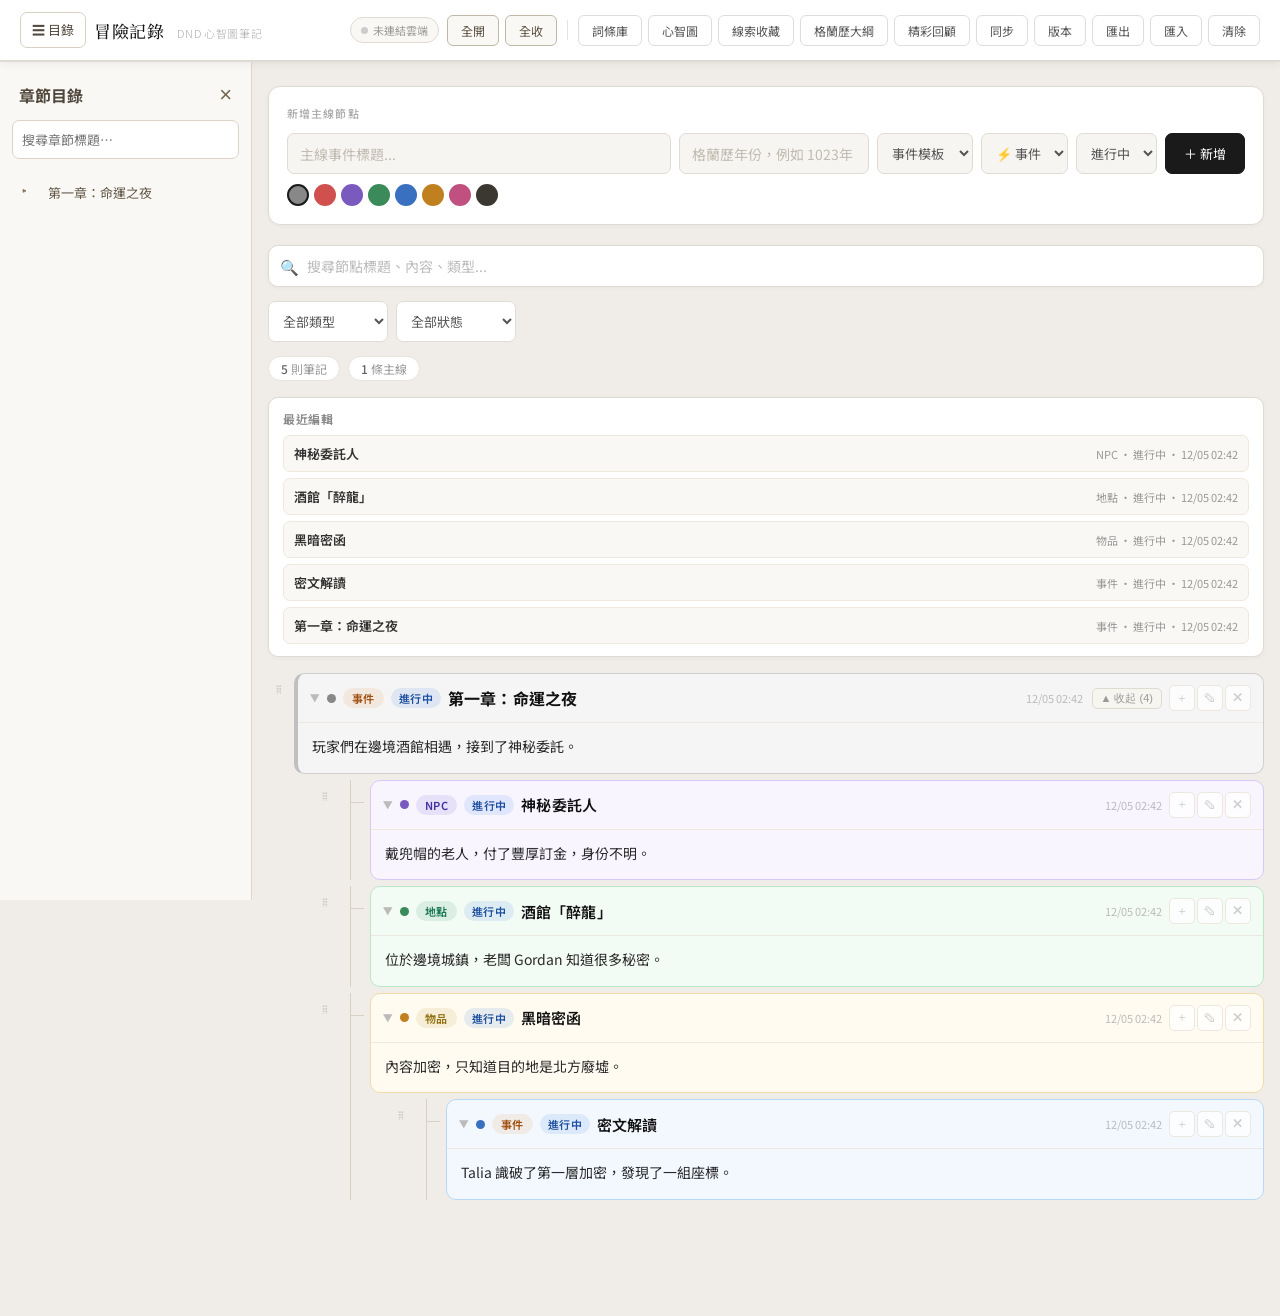
<file: index.html>
<!DOCTYPE html>
<html lang="zh-TW">
<head>
<meta charset="UTF-8">
<meta name="viewport" content="width=device-width, initial-scale=1.0">
<title>冒險記錄</title>
<link href="https://fonts.googleapis.com/css2?family=Noto+Serif+TC:wght@300;400;500;700&family=Noto+Sans+TC:wght@300;400;500;700&display=swap" rel="stylesheet">
<style>
*{box-sizing:border-box;margin:0;padding:0}
body{font-family:'Noto Sans TC',sans-serif;background:#f0ede8;color:#1a1a1a;min-height:100vh}

/* ── Header ── */
header{
  background:#fff;border-bottom:2px solid #e0dbd2;
  padding:12px 20px;display:flex;align-items:center;gap:8px;
  position:sticky;top:0;z-index:100;box-shadow:0 2px 8px rgba(0,0,0,.06);
}
.logo{font-family:'Noto Serif TC',serif;font-size:17px;font-weight:500;color:#1a1a1a;flex:1;letter-spacing:.04em}
.logo em{font-style:normal;color:#aaa;font-family:'Noto Sans TC',sans-serif;font-size:11px;font-weight:300;margin-left:8px}
.header-divider{width:1px;height:20px;background:#e8e3dc;margin:0 4px}
.hbtn{padding:6px 13px;font-size:12px;border:1px solid #ddd;border-radius:6px;background:#fff;color:#555;cursor:pointer;transition:all .15s;font-family:'Noto Sans TC',sans-serif;white-space:nowrap}
.hbtn:hover{border-color:#bbb;color:#222;background:#fafafa}
.hbtn.red:hover{border-color:#e0a0a0;color:#c04040;background:#fff5f5}
.hbtn.accent{border-color:#c0b8a8;color:#5a5040;background:#faf8f4}
.hbtn.accent:hover{border-color:#a09080;background:#f5f0e8}

/* ── Mobile hamburger menu ── */
.header-menu-btn{display:none;padding:6px 10px;font-size:16px;border:1px solid #ddd;border-radius:6px;background:#fff;color:#555;cursor:pointer;line-height:1}
.header-actions{display:flex;align-items:center;gap:6px;flex-wrap:wrap}
@media(max-width:900px){
  header{flex-wrap:wrap;padding:10px 12px;gap:6px}
  .logo{font-size:15px;flex:1}
  .logo em{display:none}
  .header-divider{display:none}
  .header-actions{display:none;width:100%;gap:6px;padding-top:6px;border-top:1px solid #ede8e0;flex-wrap:wrap}
  .header-actions.open{display:flex}
  .header-menu-btn{display:block}
  .sync-status span{display:none}
  .sync-status{padding:6px 8px}
  main{padding:16px 0 80px}
  .add-row{flex-direction:column;padding:0}
  .add-row .inp,.add-row .sel,.add-row .btn{width:100%}
  .modal-bg{padding:10px}
  .modal{max-height:calc(100vh - 20px);max-height:calc(100dvh - 20px);overflow-y:auto;padding:18px}
  .card-image{max-height:none}
  .entity-card-img{max-height:none}
  .card-title{font-size:14px}
  .root-card .card-title{font-size:15px}
  .stats-bar{flex-wrap:wrap;gap:5px}
  .filter-row .sel{width:100%;flex:1}
  .recent-item{align-items:flex-start;flex-direction:column}
  .node-row{align-items:flex-start}
  .card-date{display:none}
  .card-meta-line{padding:0 10px 10px 38px}
  .gran-input{width:100%;min-width:0}
  .gran-date-pill{max-width:100%}
  .card-head{gap:6px;padding:10px 10px}
}

/* ── 雲端狀態指示器 ── */
.sync-status{
  display:flex;align-items:center;gap:5px;
  font-size:11px;padding:4px 10px;border-radius:20px;
  border:1px solid #e0dbd2;background:#faf8f4;
  color:#999;white-space:nowrap;cursor:default;
  transition:all .3s;
}
.sync-dot{width:7px;height:7px;border-radius:50%;background:#ccc;flex-shrink:0;transition:background .3s}
.sync-status.ok .sync-dot{background:#4a9a6a}
.sync-status.ok{color:#3a7a5a;border-color:#b8e0c8;background:#f3fbf5}
.sync-status.saving .sync-dot{background:#e0a040;animation:pulse .8s infinite}
.sync-status.saving{color:#a07020;border-color:#e8d4a0;background:#fffbf0}
.sync-status.err .sync-dot{background:#d05050}
.sync-status.err{color:#a03030;border-color:#f0c0c0;background:#fff5f5}
.sync-status.no-url{cursor:pointer}
.sync-status.no-url:hover{border-color:#a09080;background:#f0ece4}
@keyframes pulse{0%,100%{opacity:1}50%{opacity:.4}}

main{width:100%;max-width:1440px;margin:0 auto;padding:24px 0 100px}

/* ── Add box ── */
.add-box{background:#fff;border:1px solid #e0dbd2;border-radius:12px;padding:18px;margin:0 16px 20px;box-shadow:0 1px 4px rgba(0,0,0,.04)}
.add-box-title{font-size:11px;font-weight:500;color:#aaa;letter-spacing:.1em;text-transform:uppercase;margin-bottom:12px}
.add-row{display:flex;gap:8px;flex-wrap:wrap}
.inp{background:#f7f5f2;border:1px solid #e0dbd4;border-radius:7px;color:#1a1a1a;font-family:'Noto Sans TC',sans-serif;font-size:14px;padding:9px 12px;outline:none;transition:border .15s,background .15s}
.inp:focus{border-color:#a09070;background:#fff}
.inp::placeholder{color:#c0bbb0}
.sel{background:#f7f5f2;border:1px solid #e0dbd4;border-radius:7px;color:#555;font-family:'Noto Sans TC',sans-serif;font-size:13px;padding:9px 10px;outline:none;cursor:pointer}
.sel:focus{border-color:#a09070}
.swatches{display:flex;gap:5px;flex-wrap:wrap;margin:10px 0 0}
.swatch{width:22px;height:22px;border-radius:50%;cursor:pointer;border:2px solid transparent;transition:transform .15s,border-color .15s;flex-shrink:0}
.swatch:hover{transform:scale(1.15)}
.swatch.on{border-color:#1a1a1a !important}
.btn{padding:8px 18px;font-size:13px;font-family:'Noto Sans TC',sans-serif;border:1px solid #ddd;border-radius:7px;background:#fff;color:#333;cursor:pointer;transition:all .15s;white-space:nowrap}
.btn:hover{background:#f5f5f5;border-color:#ccc}
.btn.pri{background:#1a1a1a;color:#fff;border-color:#1a1a1a}
.btn.pri:hover{background:#333}
.btn.sm{padding:5px 12px;font-size:12px}
.btn.ghost{background:transparent;color:#888;border-color:#e5e5e5}
.btn.ghost:hover{color:#333;border-color:#ccc;background:#fafafa}

/* ── Stats bar ── */
.stats-bar{display:flex;align-items:center;gap:8px;margin-bottom:16px;padding:0 16px}
.stat-item{font-size:12px;color:#999;background:#fff;border:1px solid #e8e3dc;border-radius:20px;padding:3px 12px}
.stat-item strong{color:#666;font-weight:500}
.filter-row{display:flex;gap:8px;align-items:center;margin:0 16px 14px;flex-wrap:wrap}
.filter-row .sel{width:auto;min-width:120px;background:#fff}
.recent-panel{margin:0 16px 16px;background:#fff;border:1px solid #e0dbd2;border-radius:10px;padding:12px 14px;box-shadow:0 1px 4px rgba(0,0,0,.04)}
.recent-head{display:flex;align-items:center;gap:8px;margin-bottom:8px;color:#888;font-size:12px;font-weight:600;letter-spacing:.06em}
.recent-list{display:flex;flex-direction:column;gap:6px}
.recent-item{display:flex;align-items:center;gap:8px;width:100%;border:1px solid #eee8df;background:#faf8f4;border-radius:7px;padding:8px 10px;text-align:left;cursor:pointer;font-family:'Noto Sans TC',sans-serif;color:#333}
.recent-item:hover{background:#f5f0e8;border-color:#d8cfc2}
.recent-title{font-size:13px;font-weight:600;flex:1;min-width:0;overflow:hidden;text-overflow:ellipsis;white-space:nowrap}
.recent-meta{font-size:11px;color:#999;white-space:nowrap}
.status-pill{font-size:11px;font-weight:600;padding:2px 8px;border-radius:20px;letter-spacing:.03em;flex-shrink:0}
.backup-list{display:flex;flex-direction:column;gap:8px;max-height:320px;overflow:auto;margin:12px 0}
.backup-item{display:flex;gap:8px;align-items:center;border:1px solid #eee8df;border-radius:8px;padding:10px;background:#faf8f4}
.backup-info{flex:1;min-width:0}
.backup-title{font-size:13px;font-weight:600;color:#333;margin-bottom:3px}
.backup-meta{font-size:11px;color:#999}
.hint-text{font-size:11px;color:#9a8f82;line-height:1.5;margin-top:4px}
.image-width-control{display:flex;align-items:center;gap:10px;margin-top:7px}
.image-width-control input[type=range]{flex:1;min-width:100px;accent-color:#7a6a50}
.image-width-control output{width:44px;text-align:right;color:#6f6252;font-size:12px;font-weight:700}

/* ── Tree ── */
.tree-scroll{overflow-x:auto;overflow-y:visible;-webkit-overflow-scrolling:touch;padding:0 16px 16px;cursor:default}
.tree-scroll::-webkit-scrollbar{height:4px}
.tree-scroll::-webkit-scrollbar-track{background:transparent}
.tree-scroll::-webkit-scrollbar-thumb{background:#d8d0c5;border-radius:2px}
.tree{display:flex;flex-direction:column;gap:10px;min-width:320px;width:max-content;max-width:none;margin:0 auto}
.node-wrap{position:relative}
.node-row{display:flex;align-items:flex-start;gap:6px}
.conn{width:24px;flex-shrink:0;position:relative;align-self:stretch;padding-top:22px}
.conn::before{content:'';position:absolute;left:10px;top:0;bottom:0;width:1px;background:#d8d0c5}
.conn::after{content:'';position:absolute;left:10px;top:22px;width:14px;height:1px;background:#d8d0c5}
.node-main{flex:1;min-width:420px;width:clamp(520px,calc(100vw - 220px),1050px);max-width:1050px}

/* ── Card ── */
.card{background:#fff;border:1px solid #e0dbd2;border-radius:10px;overflow:hidden;transition:border-color .2s,box-shadow .2s}
.card:hover{border-color:#c8c0b0;box-shadow:0 2px 8px rgba(0,0,0,.06)}
.card.root-card{border-width:1px}
.card.root-card::before{display:none}
.card-head{display:flex;align-items:center;gap:7px;padding:11px 12px;cursor:pointer;user-select:none;min-width:0}
.chevron{font-size:10px;color:#bbb;flex-shrink:0;transition:transform .25s;line-height:1}
.chevron.open{transform:rotate(90deg)}
.color-dot{width:9px;height:9px;border-radius:50%;flex-shrink:0}
.tag-pill{font-size:11px;font-weight:600;padding:2px 9px;border-radius:20px;letter-spacing:.04em;flex-shrink:0}
.card-title{font-size:15px;font-weight:600;flex:1;min-width:0;line-height:1.4;word-break:break-word;color:#111;letter-spacing:.01em}
.card-date{font-size:11px;color:#bbb;flex-shrink:0}
.gran-input{flex:0 1 190px;min-width:160px}
.card-meta-line{display:flex;align-items:center;gap:6px;padding:0 14px 10px 43px;margin-top:-2px}
.gran-date-pill{display:inline-flex;align-items:center;gap:6px;max-width:260px;border:1px solid #d8c8a8;background:#fffaf0;color:#6a4a14;border-radius:999px;padding:2px 9px;font-size:11px;font-weight:600;white-space:nowrap}
.gran-date-pill span{color:#a07628}
.gran-date-pill strong{min-width:0;overflow:hidden;text-overflow:ellipsis;font-weight:600;color:#4a3820}
.root-card .card-title{font-size:16px;font-weight:700}
.tree-toggle{font-size:11px;padding:2px 8px;border-radius:5px;border:1px solid #e0dbd2;background:#f7f5f0;color:#999;cursor:pointer;transition:all .15s;white-space:nowrap;margin-left:2px;flex-shrink:0}
.tree-toggle:hover{border-color:#c0b8a8;color:#666;background:#f0ece4}
.tree-toggle.collapsed{color:#7a6a50;border-color:#c8bca8;background:#faf5ec}
.card-body{border-top:1px solid #ede8e0;padding:10px 14px 13px;display:none}
.card-body.open{display:block}
.card-image-wrap{margin-bottom:10px;--note-image-width:560px;--note-image-height:360px}
.card-image-link{display:block;width:fit-content;max-width:100%;margin:0 auto;border:1px solid #e0dbd2;border-radius:10px;overflow:hidden;background:transparent;text-decoration:none}
.card-image{display:block;width:100%;height:auto;max-width:100%;max-height:var(--note-image-height);object-fit:contain;background:transparent}
@media(max-width:900px){.card-image-wrap{--note-image-width:480px;--note-image-height:280px}}
.image-fallback{display:none;align-items:center;width:max-content;max-width:100%;border:1px solid #d8c8a8;background:#fffaf0;color:#68460e;border-radius:7px;padding:7px 10px;font-size:12px;text-decoration:none}
.card-image-wrap.image-error .card-image-link{display:none}
.card-image-wrap.image-error .image-fallback{display:inline-flex}
.note-gallery-controls{display:flex;align-items:center;justify-content:center;gap:8px;margin-top:6px}.note-gallery-controls button{border:1px solid #d8d0c4;border-radius:6px;background:#fff;padding:4px 9px;color:#625545;cursor:pointer}.note-gallery-page{font-size:11px;color:#8b7d6b}.note-gallery-grid{display:grid;grid-template-columns:repeat(2,minmax(0,1fr));gap:8px}.note-gallery-grid .card-image-link{width:100%!important}.note-gallery-grid .card-image{max-height:220px}.note-gallery-urls{font-size:11px;color:#867661;margin-top:5px}.card-image-link.image-link-error{min-height:70px;display:flex;align-items:center;justify-content:center;color:#8b6d4e;font-size:12px;background:#f7f2e9;text-decoration:none}.card-image-link.image-link-error .card-image{display:none}.image-page-fallback{padding:10px}
.note-lightbox{display:none;position:fixed;inset:0;z-index:260;background:rgba(18,15,11,.82);align-items:center;justify-content:center;padding:22px}.note-lightbox.open{display:flex}.note-lightbox-panel{width:min(1100px,96vw);max-height:94vh;background:#faf8f4;border-radius:12px;padding:14px;display:flex;flex-direction:column;gap:10px;box-shadow:0 18px 60px #0008}.note-lightbox-head{display:flex;align-items:center;gap:10px}.note-lightbox-title{font-weight:700;flex:1;overflow-wrap:anywhere}.note-lightbox-close{border:0;background:transparent;font-size:28px;color:#6b5b48;cursor:pointer}.note-lightbox-image-wrap{flex:1;min-height:0;display:flex;align-items:center;justify-content:center;background:#eee8de;border-radius:8px;overflow:auto}.note-lightbox-image{display:block;max-width:100%;max-height:72vh;width:auto;height:auto;object-fit:contain}.note-lightbox-tools{display:flex;justify-content:center;align-items:center;gap:10px;flex-wrap:wrap}.note-lightbox-tools button{border:1px solid #d8d0c4;border-radius:7px;background:#fff;padding:7px 12px;color:#625545;cursor:pointer}.note-lightbox-tools button:disabled{opacity:.45}.note-lightbox-drive{font-size:12px;color:#6b583e;text-decoration:underline}
.card-note{font-size:14px;color:#2a2a2a;line-height:1.9;white-space:pre-wrap;word-break:break-word;font-family:'Noto Sans TC',sans-serif;font-weight:400}
.card-note strong,.entity-note strong{font-weight:700}
.mention-link{border:0;border-bottom:1px dotted #6a7f50;background:#f3f8e8;color:#405c24;border-radius:4px;padding:0 4px;font:inherit;cursor:pointer}
.mention-link:hover{background:#e7f0d5;color:#213610}
#quick-entity-btn{position:fixed;z-index:180;display:none;padding:7px 11px;border:1px solid #b8c8a0;border-radius:999px;background:#f6faef;color:#405c24;font-size:12px;box-shadow:0 6px 18px rgba(0,0,0,.14);cursor:pointer}
#quick-entity-btn.show{display:block}
.entity-card-img{display:block;width:auto;height:auto;max-width:100%;max-height:none;object-fit:contain;border-radius:10px;border:1px solid #e0dbd2;margin:8px auto 12px;background:transparent;cursor:zoom-in}
.entity-meta{display:flex;align-items:center;gap:8px;margin-bottom:10px}
.entity-note{font-size:14px;color:#333;line-height:1.8;white-space:pre-wrap;word-break:break-word}
.clue-select{min-height:110px;padding:6px}.clue-select option{padding:6px 4px}
.entity-clues{margin-top:16px;border-top:1px solid #e4ddd4;padding-top:12px}.entity-clues-title{font-size:12px;color:#8b7d6b;font-weight:700;margin-bottom:8px}.entity-clue-card{display:flex;gap:10px;padding:9px;margin-top:7px;border:1px solid #e1d8cb;border-radius:8px;background:#faf8f4}.entity-clue-card>img{width:72px;height:72px;object-fit:cover;border-radius:6px;background:#eee8de;flex:none}.entity-clue-body{min-width:0;line-height:1.55}.entity-clue-body strong{display:block}.entity-clue-count{font-size:11px;color:#8a765a;margin-left:7px}.entity-clue-note{font-size:12px;color:#776b5d;white-space:pre-wrap;display:-webkit-box;-webkit-line-clamp:3;-webkit-box-orient:vertical;overflow:hidden;margin:3px 0}.entity-clue-link{font-size:12px;color:#536c38}
.edit-form{padding:2px 0 0;display:flex;flex-direction:column;gap:8px}
.form-label{font-size:11px;color:#aaa;font-weight:500;letter-spacing:.06em;margin-bottom:3px}
.form-row{display:flex;gap:8px;flex-wrap:wrap}
.form-group{display:flex;flex-direction:column;flex:1;min-width:110px}
.edit-form textarea{min-height:80px;resize:vertical;line-height:1.6}
.rich-note-toolbar{display:flex;align-items:center;gap:5px;margin:0 0 5px}
.rich-note-tool{width:31px;height:28px;border:1px solid #d8d0c4;border-radius:6px;background:#fff;color:#403a32;font:600 14px 'Noto Sans TC',sans-serif;cursor:pointer}
.rich-note-tool:hover{border-color:#a09070;background:#faf7f1}
.rich-note-hint{font-size:11px;color:#aaa;margin-left:3px}
.form-btns{display:flex;gap:6px}
.child-form{background:#faf8f4;border:1px solid #e0dbd2;border-radius:10px;padding:13px 14px;margin-top:6px;display:flex;flex-direction:column;gap:8px}
.children{padding-left:20px;margin-top:6px;display:flex;flex-direction:column;gap:6px}
.node-actions{display:flex;flex-direction:row;gap:2px;flex-shrink:0;align-items:center;margin-left:auto}
.act{width:26px;height:26px;border-radius:5px;border:1px solid #ece8e0;background:rgba(255,255,255,.7);color:#ccc;font-size:12px;display:flex;align-items:center;justify-content:center;cursor:pointer;transition:all .15s;flex-shrink:0}
.act:hover{border-color:#ccc;color:#555;background:#f7f5f0}
.act.red:hover{border-color:#f0b0b0;color:#c04040;background:#fff5f5}
.act.add:hover{border-color:#aad4aa;color:#3a8a3a;background:#f3fbf3}
.empty{text-align:center;padding:56px 20px;color:#ccc;border:1px dashed #e0dbd0;border-radius:12px;background:#faf8f5}
.empty strong{display:block;font-size:16px;color:#bbb;font-family:'Noto Serif TC',serif;margin-bottom:8px;font-weight:400}

/* ── Modal ── */
.modal-bg{display:none;position:fixed;inset:0;background:rgba(0,0,0,.35);z-index:200;align-items:center;justify-content:center;padding:20px}
.modal-bg.open{display:flex}
.modal{background:#fff;border-radius:14px;padding:24px;width:100%;max-width:400px;border:1px solid #e8e3dc;box-shadow:0 8px 32px rgba(0,0,0,.12)}
.modal h3{font-family:'Noto Serif TC',serif;font-size:17px;font-weight:400;margin-bottom:10px}
.modal p{font-size:13px;color:#777;line-height:1.7;margin-bottom:12px}
.modal-btns{display:flex;gap:8px;justify-content:flex-end}
.modal code{background:#f5f3ef;border:1px solid #e0dbd2;border-radius:5px;padding:2px 7px;font-size:12px;color:#5a4a30;font-family:monospace}
.url-input-wrap{display:flex;flex-direction:column;gap:6px;margin-bottom:14px}
.url-input-wrap input{font-size:12px;padding:8px 10px;border:1px solid #e0dbd2;border-radius:7px;outline:none;font-family:monospace;color:#333}
.url-input-wrap input:focus{border-color:#a09070}
.modal ol{padding-left:18px;margin:8px 0 14px;color:#666;font-size:12px;line-height:2}
.modal ol li{margin-bottom:2px}

/* Subtle animation */
.children{animation:fadeIn .2s ease}
@keyframes fadeIn{from{opacity:0;transform:translateY(-4px)}to{opacity:1;transform:translateY(0)}}

/* ── Search bar ── */
.search-wrap{position:relative;margin:0 16px 14px}
.search-inp{width:100%;background:#fff;border:1px solid #e0dbd2;border-radius:10px;padding:10px 14px 10px 38px;font-size:14px;font-family:'Noto Sans TC',sans-serif;color:#1a1a1a;outline:none;transition:border .15s,box-shadow .15s;box-shadow:0 1px 4px rgba(0,0,0,.04)}
.search-inp:focus{border-color:#a09070;box-shadow:0 0 0 3px rgba(160,144,112,.1)}
.search-inp::placeholder{color:#bbb}
.search-icon{position:absolute;left:12px;top:50%;transform:translateY(-50%);font-size:15px;color:#ccc;pointer-events:none}
.search-clear{position:absolute;right:10px;top:50%;transform:translateY(-50%);background:none;border:none;color:#bbb;font-size:16px;cursor:pointer;padding:2px 5px;line-height:1;display:none}
.search-clear.show{display:block}
.search-results-info{font-size:12px;color:#999;margin-bottom:8px;padding:0 2px}
.search-highlight{background:#fff3b8;border-radius:2px;padding:0 1px}
.node-wrap.search-hidden{display:none}

/* ── Delete confirm modal ── */
#del-modal .modal{border-top:4px solid #e05050}
#del-modal .modal h3{color:#c04040}

/* ── Drag and drop ── */
.node-wrap{position:relative;cursor:default}
.drag-handle{width:20px;height:32px;display:flex;align-items:center;justify-content:center;color:#ccc;font-size:14px;cursor:grab;flex-shrink:0;user-select:none;touch-action:none;-webkit-user-select:none}
.drag-handle:hover{color:#888}
.drag-handle:active{cursor:grabbing}
#drag-ghost{
  position:fixed;z-index:9999;pointer-events:none;
  background:#fff;border:2px solid #7a9a6a;border-radius:10px;
  padding:8px 14px;font-size:13px;font-family:'Noto Sans TC',sans-serif;
  color:#333;box-shadow:0 8px 24px rgba(0,0,0,.18);
  max-width:220px;white-space:nowrap;overflow:hidden;text-overflow:ellipsis;
  display:none;transform:translate(-10px,-50%);
}
.node-wrap.is-dragging > .node-row{opacity:.35}
.card.drop-into{outline:2px dashed #7a9a6a;outline-offset:2px;background-color:#f3fbf5 !important}
.node-wrap.drop-before::before{content:'';display:block;height:4px;background:#7a9a6a;border-radius:2px;margin-bottom:3px}
.node-wrap.drop-after::after{content:'';display:block;height:4px;background:#7a9a6a;border-radius:2px;margin-top:3px}
.node-wrap.focus-flash > .node-row .card{box-shadow:0 0 0 3px rgba(180,130,40,.24),0 4px 14px rgba(0,0,0,.10)}
#root-drop-zone{
  min-height:44px;border:2px dashed #c8c0b0;border-radius:10px;
  display:none;align-items:center;justify-content:center;
  color:#aaa;font-size:13px;margin:8px 16px 0;transition:all .2s;cursor:default;
}
#root-drop-zone.active{display:flex}
#root-drop-zone.hover{border-color:#7a9a6a;color:#5a8a5a;background:#f3fbf5}
/* 手機只作為雲端閱讀器，避免在小螢幕誤改出另一份本機版本。 */
body.mobile-cloud-reader .add-box,
body.mobile-cloud-reader .node-actions,
body.mobile-cloud-reader .drag-handle,
body.mobile-cloud-reader #quick-entity-btn,
body.mobile-cloud-reader #entity-edit-btn,
body.mobile-cloud-reader #entity-save-btn,
body.mobile-cloud-reader #entity-cancel-edit-btn,
body.mobile-cloud-reader #entity-sync-btn{display:none!important}
body.mobile-cloud-reader .node-row{gap:0}
@media(max-width:900px){
  main{width:100%;max-width:none;padding:16px 0 80px}
  .add-box,.stats-bar,.filter-row,.recent-panel{margin-left:10px;margin-right:10px}
  .tree-scroll{padding:0 8px 16px;overflow-x:hidden}
  .tree{width:100%;min-width:0;margin:0}
  .node-wrap,.node-row,.node-main{width:100%;min-width:0;max-width:none}
  .children{padding-left:8px}
  .conn{width:12px}
  .conn::before{left:3px}
  .conn::after{left:3px;width:9px}
  .card-note,.entity-note{font-size:16px;line-height:1.85}
  .card-body{padding:11px 12px 14px}
  .mention-link{padding:1px 3px}
}
</style>
<script src="./adventure-shared.js"></script>
<link rel="stylesheet" href="./chapter-nav.css">
</head>
<body>

<header>
  <div class="logo">冒險記錄 <em>DND 心智圖筆記</em></div>
  <div class="sync-status no-url" id="sync-status" onclick="openUrlModal()" title="點擊設定雲端連結">
    <div class="sync-dot"></div>
    <span id="sync-text">未連結雲端</span>
  </div>
  <button class="header-menu-btn" onclick="toggleHeaderMenu()" id="header-menu-btn" title="選單">☰</button>
  <div class="header-actions" id="header-actions">
    <button class="hbtn accent" onclick="expandAll()">全開</button>
    <button class="hbtn accent" onclick="collapseAll()">全收</button>
    <div class="header-divider"></div>
    <button class="hbtn" onclick="window.open('./entities.html?v=20260713-cloud-authority-fix','_blank')">詞條庫</button>
    <button class="hbtn" onclick="window.open('./mindmap.html','_blank')">心智圖</button>
    <a class="hbtn" style="text-decoration:none" href="./clues.html?v=20260907-3">線索收藏</a>
    <button class="hbtn" onclick="window.open('./timeline.html','_blank')">格蘭歷大綱</button>
    <button class="hbtn" onclick="window.open('./slides.html','_blank')">精彩回顧</button>
    <button class="hbtn" onclick="syncNow()">同步</button>
    <button class="hbtn" onclick="openBackupModal()">版本</button>
    <button class="hbtn" onclick="exportData()">匯出</button>
    <button class="hbtn" onclick="document.getElementById('imp').click()">匯入</button>
    <button class="hbtn red" onclick="document.getElementById('clr-modal').classList.add('open')">清除</button>
  </div>
  <input type="file" id="imp" accept=".json" style="display:none" onchange="importData(event)">
</header>

<main>
  <div class="add-box">
    <div class="add-box-title">新增主線節點</div>
    <div class="add-row">
      <input class="inp" style="flex:1;min-width:140px" id="root-inp" placeholder="主線事件標題...">
      <input class="inp gran-input" id="root-gran-date" inputmode="numeric" placeholder="格蘭歷年份，例如 1023年">
      <select class="sel" id="root-template" onchange="applyRootTemplate()">
        <option value="event">事件模板</option>
        <option value="npc">NPC 模板</option>
        <option value="location">地點模板</option>
        <option value="item">物品模板</option>
        <option value="quest">任務模板</option>
        <option value="clue">線索模板</option>
        <option value="secret">秘密模板</option>
      </select>
      <select class="sel" id="root-tag">
        <option value="事件">⚡ 事件</option>
        <option value="NPC">👤 NPC</option>
        <option value="地點">🗺 地點</option>
        <option value="物品">📦 物品</option>
        <option value="任務">📜 任務</option>
        <option value="組織">🏰 組織</option>
        <option value="秘密">🔒 秘密</option>
        <option value="線索">🔎 線索</option>
      </select>
      <select class="sel" id="root-status">
        <option value="進行中">進行中</option>
        <option value="待處理">待處理</option>
        <option value="伏筆">伏筆</option>
        <option value="未揭露">未揭露</option>
        <option value="已揭露">已揭露</option>
        <option value="已完成">已完成</option>
      </select>
      <button class="btn pri" onclick="addRoot()">＋ 新增</button>
    </div>
    <div class="swatches" id="root-sw"></div>
  </div>

  <!-- 搜尋欄 -->
  <div class="search-wrap">
    <span class="search-icon">🔍</span>
    <input class="search-inp" id="search-inp" placeholder="搜尋節點標題、內容、類型..." oninput="onSearch(this.value)">
    <button class="search-clear" id="search-clear" onclick="clearSearch()" title="清除搜尋">✕</button>
  </div>
  <div class="search-results-info" id="search-info" style="display:none"></div>
  <div class="filter-row">
    <select class="sel" id="type-filter" onchange="onFilterChange()">
      <option value="">全部類型</option>
      <option value="事件">事件</option>
      <option value="NPC">NPC</option>
      <option value="地點">地點</option>
      <option value="物品">物品</option>
      <option value="任務">任務</option>
      <option value="組織">組織</option>
      <option value="秘密">秘密</option>
      <option value="線索">線索</option>
    </select>
    <select class="sel" id="status-filter" onchange="onFilterChange()">
      <option value="">全部狀態</option>
      <option value="進行中">進行中</option>
      <option value="待處理">待處理</option>
      <option value="伏筆">伏筆</option>
      <option value="未揭露">未揭露</option>
      <option value="已揭露">已揭露</option>
      <option value="已完成">已完成</option>
    </select>
  </div>

  <div class="stats-bar">
    <span class="stat-item"><strong id="s-count">0</strong> 則筆記</span>
    <span class="stat-item"><strong id="s-roots">0</strong> 條主線</span>
    <span class="stat-item" id="s-sync-time" style="display:none">上次同步 <strong id="s-sync-label">—</strong></span>
  </div>
  <div class="recent-panel" id="recent-panel" style="display:none">
    <div class="recent-head">最近編輯</div>
    <div class="recent-list" id="recent-list"></div>
  </div>

  <div class="tree-scroll" id="tree-scroll">
    <div class="tree" id="tree"></div>
  </div>
  <div id="root-drop-zone">⬆ 拖曳到這裡，升為主線節點</div>
</main>
<div id="drag-ghost"></div>
<button id="quick-entity-btn" onclick="openQuickEntityModal()">＋ 建立詞條</button>
<div class="note-lightbox" id="note-lightbox" role="dialog" aria-modal="true" aria-label="筆記圖片預覽">
  <div class="note-lightbox-panel"><div class="note-lightbox-head"><strong class="note-lightbox-title" id="note-lightbox-title"></strong><button class="note-lightbox-close" id="note-lightbox-close" aria-label="關閉圖片預覽">×</button></div>
    <div class="note-lightbox-image-wrap"><img class="note-lightbox-image" id="note-lightbox-image" alt=""><span id="note-lightbox-error" style="display:none">圖片暫時無法載入</span></div>
    <div class="note-lightbox-tools"><button id="note-lightbox-prev">← 上一頁</button><span id="note-lightbox-page"></span><button id="note-lightbox-next">下一頁 →</button><a class="note-lightbox-drive" id="note-lightbox-drive" target="_blank" rel="noopener">開啟 Google Drive 原圖 ↗</a></div>
  </div>
</div>

<!-- 清除確認 Modal -->
<div class="modal-bg" id="clr-modal">
  <div class="modal">
    <h3>清除所有資料？</h3>
    <p>這將刪除所有節點記錄，無法復原。建議先匯出備份。</p>
    <div class="modal-btns">
      <button class="btn ghost" onclick="document.getElementById('clr-modal').classList.remove('open')">取消</button>
      <button class="btn" style="border-color:#f0b0b0;color:#c04040" onclick="clearAll()">確認清除</button>
    </div>
  </div>
</div>

<!-- 刪除節點確認 Modal -->
<div class="modal-bg" id="del-modal">
  <div class="modal">
    <h3>刪除節點？</h3>
    <p id="del-modal-msg">確定要刪除此節點及其所有子節點嗎？此操作無法復原。</p>
    <div class="modal-btns">
      <button class="btn ghost" onclick="document.getElementById('del-modal').classList.remove('open')">取消</button>
      <button class="btn" style="border-color:#f0b0b0;color:#c04040;background:#fff5f5" onclick="confirmDelete()">確認刪除</button>
    </div>
  </div>
</div>

<!-- 詞條卡片 Modal -->
<div class="modal-bg" id="entity-modal">
  <div class="modal">
    <h3 id="entity-title">詞條</h3>
    <div class="entity-meta">
      <span class="tag-pill" id="entity-tag"></span>
      <span class="card-date" id="entity-date"></span>
    </div>
    <img class="entity-card-img" id="entity-img" alt="" style="display:none">
    <a class="image-fallback" id="entity-img-fallback" target="_blank" rel="noopener" style="display:none">圖片無法顯示，點此開啟原圖</a>
    <div class="entity-note" id="entity-note"></div>
    <div class="entity-clues" id="entity-clues" style="display:none"></div>
    <div class="edit-form" id="entity-edit-form" style="display:none;margin-top:12px">
      <div class="form-row">
        <div class="form-group"><div class="form-label">名稱</div><input class="inp" id="entity-edit-name"></div>
        <div class="form-group" style="flex:0;min-width:110px"><div class="form-label">類型</div><select class="sel" id="entity-edit-type">
          <option value="角色">角色</option>
          <option value="NPC">NPC</option>
          <option value="城鎮">城鎮</option>
          <option value="地點">地點</option>
          <option value="組織">組織</option>
          <option value="物品">物品</option>
          <option value="任務">任務</option>
          <option value="秘密">秘密</option>
          <option value="線索">線索</option>
        </select></div>
      </div>
      <div class="form-group"><div class="form-label">Google Drive 圖片連結</div><input class="inp" id="entity-edit-img" placeholder="貼上 Google Drive 分享連結或圖片網址"><div class="hint-text">Drive 圖片請設定為「知道連結的任何人可查看」。</div></div>
      <div class="form-group"><div class="form-label">圖片寬度</div><div class="image-width-control"><input id="entity-edit-img-width" type="range" min="20" max="100" step="1" value="100" oninput="document.getElementById('entity-edit-img-width-out').value=this.value+'%'"><output id="entity-edit-img-width-out">100%</output></div></div>
      <div class="form-group"><div class="form-label">描述內容</div><div class="rich-note-toolbar"><button type="button" class="rich-note-tool" onclick="formatNoteSelection('entity-edit-note','bold')" title="粗體"><strong>B</strong></button><button type="button" class="rich-note-tool" onclick="formatNoteSelection('entity-edit-note','underline')" title="底線"><u>U</u></button><span class="rich-note-hint">先選取文字，再套用格式</span></div><textarea class="inp" id="entity-edit-note" placeholder="外觀、立場、關係、劇情描述..."></textarea></div>
      <div class="form-group"><div class="form-label">連結線索收藏</div><select class="sel clue-select" id="entity-edit-clues" multiple size="5"></select><div class="hint-text">可按住 Ctrl／Command 選取多筆；詞條開啟後會顯示這些線索的圖片與內容。</div></div>
    </div>
    <div class="modal-btns" style="margin-top:16px">
      <button class="btn ghost" onclick="document.getElementById('entity-modal').classList.remove('open')">關閉</button>
      <button class="btn" id="entity-sync-btn" style="display:none">同步詞條庫</button>
      <button class="btn pri" id="entity-edit-btn">編輯</button>
      <button class="btn ghost" id="entity-cancel-edit-btn" style="display:none">取消編輯</button>
      <button class="btn pri" id="entity-save-btn" style="display:none">儲存</button>
    </div>
  </div>
</div>

<!-- 快速新增詞條 Modal -->
<div class="modal-bg" id="quick-entity-modal">
  <div class="modal">
    <h3>建立詞條卡片</h3>
    <div class="edit-form">
      <div class="form-row">
        <div class="form-group"><div class="form-label">名稱</div><input class="inp" id="qe-name" placeholder="角色、城鎮、組織名稱"></div>
        <div class="form-group" style="flex:0;min-width:110px"><div class="form-label">類型</div><select class="sel" id="qe-type">
          <option value="角色">角色</option>
          <option value="城鎮">城鎮</option>
          <option value="組織">組織</option>
          <option value="物品">物品</option>
          <option value="__custom">自訂</option>
        </select></div>
      </div>
      <div class="form-group" id="qe-custom-wrap" style="display:none"><div class="form-label">自訂類型</div><input class="inp" id="qe-custom-type" placeholder="例如：神祇、派系、怪物"></div>
      <div class="form-group"><div class="form-label">Google Drive 圖片連結</div><input class="inp" id="qe-img" placeholder="貼上 Google Drive 分享連結或圖片網址"></div>
      <div class="form-group"><div class="form-label">圖片寬度</div><div class="image-width-control"><input id="qe-img-width" type="range" min="20" max="100" step="1" value="100" oninput="document.getElementById('qe-img-width-out').value=this.value+'%'"><output id="qe-img-width-out">100%</output></div></div>
      <div class="form-group"><div class="form-label">小備註</div><div class="rich-note-toolbar"><button type="button" class="rich-note-tool" onclick="formatNoteSelection('qe-note','bold')" title="粗體"><strong>B</strong></button><button type="button" class="rich-note-tool" onclick="formatNoteSelection('qe-note','underline')" title="底線"><u>U</u></button><span class="rich-note-hint">先選取文字，再套用格式</span></div><textarea class="inp" id="qe-note" placeholder="外觀、立場、關係、第一次登場..."></textarea></div>
      <div class="form-group"><div class="form-label">連結線索收藏</div><select class="sel clue-select" id="qe-clues" multiple size="5"></select><div class="hint-text">選取後，開啟詞條即可看到線索的圖片與內容。</div></div>
      <div class="modal-btns">
        <button class="btn ghost" onclick="document.getElementById('quick-entity-modal').classList.remove('open')">取消</button>
        <button class="btn" onclick="saveQuickEntitiesFromSelection()">批量建立</button>
        <button class="btn pri" onclick="saveQuickEntity()">儲存詞條</button>
      </div>
    </div>
  </div>
</div>

<!-- 版本還原 Modal -->
<div class="modal-bg" id="backup-modal">
  <div class="modal">
    <h3>版本歷史</h3>
    <p>系統會在刪除、匯入、快速建立詞條與還原前保留本機版本。</p>
    <div class="backup-list" id="backup-list"></div>
    <div class="modal-btns">
      <button class="btn ghost" onclick="document.getElementById('backup-modal').classList.remove('open')">關閉</button>
      <button class="btn" onclick="makeBackup('手動建立版本');openBackupModal()">建立版本</button>
    </div>
  </div>
</div>

<!-- 設定雲端 URL Modal -->
<div class="modal-bg" id="url-modal">
  <div class="modal">
    <h3>☁️ 設定 Google Sheets 雲端</h3>
    <p>請先完成以下步驟：</p>
    <ol>
      <li>開啟 <strong>Google Apps Script</strong>（script.google.com）</li>
      <li>建立新專案，貼上 <code>google-apps-script/Code.gs.example</code> 的內容</li>
      <li>點選上方「部署 &gt; 新增部署」</li>
      <li>類型選「<strong>網頁應用程式</strong>」</li>
      <li>執行身分：「<strong>我</strong>」，存取權：「<strong>所有人</strong>」</li>
      <li>複製部署後的 <strong>Web 應用程式網址</strong>，貼到下方</li>
    </ol>
    <div class="url-input-wrap">
      <label style="font-size:11px;color:#aaa;font-weight:500;letter-spacing:.06em">Web 應用程式網址</label>
      <input type="url" id="gs-url-inp" placeholder="https://script.google.com/macros/s/...">
    </div>
    <div class="modal-btns">
      <button class="btn ghost" onclick="document.getElementById('url-modal').classList.remove('open')">取消</button>
      <button class="btn" style="border-color:#b0c8e0;color:#2050a0;background:#f3f8ff" onclick="clearGsUrl()">清除連結</button>
      <button class="btn pri" onclick="saveGsUrl()">儲存並連線</button>
    </div>
  </div>
</div>

<script>
// ─────────────────────────────────────────────
//  資料結構
// ─────────────────────────────────────────────
const PALETTE=[
  {name:'石板灰', bg:'#f5f5f5', border:'#d0d0d0', dot:'#888', accent:'#c0c0c0'},
  {name:'珊瑚紅', bg:'#fff5f5', border:'#f5c0c0', dot:'#d05050', accent:'#e08080'},
  {name:'薰衣紫', bg:'#f8f5ff', border:'#d8c8f8', dot:'#7a5abf', accent:'#b090e0'},
  {name:'蒼翠綠', bg:'#f3fbf5', border:'#b8e8c4', dot:'#3a8a5a', accent:'#70c090'},
  {name:'天空藍', bg:'#f3f8ff', border:'#b8d8f8', dot:'#3a70c0', accent:'#70a0e0'},
  {name:'琥珀黃', bg:'#fffbf0', border:'#f0dca8', dot:'#c08020', accent:'#e0b050'},
  {name:'玫瑰粉', bg:'#fff5f8', border:'#f5c8d8', dot:'#c05080', accent:'#e090b0'},
  {name:'墨色',   bg:'#f5f5f3', border:'#c8c5be', dot:'#3a3830', accent:'#808070'},
];

const TAG_STYLE={
  '事件':{bg:'rgba(220,140,60,.12)',  color:'#a05010'},
  'NPC' :{bg:'rgba(100,80,200,.12)',  color:'#4030a0'},
  '角色':{bg:'rgba(100,80,200,.12)',  color:'#4030a0'},
  '地點':{bg:'rgba(40,140,100,.12)',  color:'#1a7858'},
  '城鎮':{bg:'rgba(40,140,100,.12)',  color:'#1a7858'},
  '物品':{bg:'rgba(180,140,30,.12)',  color:'#907010'},
  '任務':{bg:'rgba(50,120,220,.12)',  color:'#2050a0'},
  '組織':{bg:'rgba(120,70,35,.12)',   color:'#704018'},
  '秘密':{bg:'rgba(150,60,150,.12)',  color:'#7a2a7a'},
  '線索':{bg:'rgba(20,160,180,.12)',  color:'#0a7a90'},
};

const NODE_STATUSES=['進行中','待處理','伏筆','未揭露','已揭露','已完成'];
const STATUS_STYLE={
  '進行中':{bg:'rgba(50,120,220,.12)',color:'#2050a0'},
  '待處理':{bg:'rgba(220,140,60,.14)',color:'#a05010'},
  '伏筆':{bg:'rgba(150,60,150,.12)',color:'#7a2a7a'},
  '未揭露':{bg:'rgba(80,80,80,.12)',color:'#555'},
  '已揭露':{bg:'rgba(40,140,100,.12)',color:'#1a7858'},
  '已完成':{bg:'rgba(70,150,90,.16)',color:'#2d7040'},
};
const NODE_TEMPLATES={
  event:{label:'事件',tag:'事件',status:'進行中',note:'場景：\n參與者：\n發生了什麼：\n結果：\n下一步：'},
  npc:{label:'NPC',tag:'NPC',status:'未揭露',note:'外觀：\n個性：\n立場：\n知道的秘密：\n與玩家關係：'},
  location:{label:'地點',tag:'地點',status:'進行中',note:'位置：\n氛圍：\n重要人物：\n可探索線索：\n危險：'},
  item:{label:'物品',tag:'物品',status:'未揭露',note:'外觀：\n來源：\n效果：\n目前持有人：\n隱藏資訊：'},
  quest:{label:'任務',tag:'任務',status:'待處理',note:'目標：\n委託人：\n阻礙：\n獎勵：\n完成條件：'},
  clue:{label:'線索',tag:'線索',status:'伏筆',note:'線索內容：\n指向：\n誰知道：\n何時揭露：'},
  secret:{label:'秘密',tag:'秘密',status:'未揭露',note:'真相：\n相關人物：\n揭露條件：\n揭露後影響：'}
};
const APP_VERSION=5;
const APP_KEY='adventure-notes-v1';
const LEGACY_APP_KEY='dnd-v3';
const ENTITIES_KEY='adventure-notes-entities-v1';
const LEGACY_ENTITIES_KEY='dnd-entities';
const BACKUP_PREFIX='adventure-notes-backup-';
const LEGACY_BACKUP_PREFIX='dnd-backup-';
const DIRTY_KEY='adventure-notes-dirty';
const GS_URL_KEY = 'adventure-notes-gs-url';
const LEGACY_GS_URL_KEY = 'dnd-gs-url';

let nodes={},rootIds=[],nextId=1,editingId=null,addingChildOf=null,entities=[],slides=[],clues=[];
let selectedEntityText='';
let selectedEntitySourceText='';
let activeEntityKey='';
let dataUpdatedAt='';
let typeFilter='',statusFilter='';
const MOBILE_CLOUD_READER=window.matchMedia('(pointer: coarse)').matches&&window.matchMedia('(max-width: 900px)').matches;

// ─────────────────────────────────────────────
//  雲端同步（Google Apps Script）
// ─────────────────────────────────────────────
let gsUrl = localStorage.getItem(GS_URL_KEY) || localStorage.getItem(LEGACY_GS_URL_KEY) || '';
if(gsUrl && !localStorage.getItem(GS_URL_KEY))localStorage.setItem(GS_URL_KEY,gsUrl);
let syncTimer = null;
let lastSyncTime = null;

function nowIso(){return new Date().toISOString();}
function touchData(){
  dataUpdatedAt=nowIso();
  localStorage.setItem(APP_KEY+'-updatedAt',dataUpdatedAt);
}
function markDirty(){localStorage.setItem(DIRTY_KEY,'1');}
function clearDirty(){localStorage.removeItem(DIRTY_KEY);}
function hasUnsyncedChanges(){return localStorage.getItem(DIRTY_KEY)==='1';}
function extractDriveFileId(url){
  const raw=(url||'').trim();
  if(!raw)return '';
  const patterns=[
    /lh3\.googleusercontent\.com\/d\/([^/=?#]+)/,
    /drive\.google\.com\/file\/d\/([^/?#]+)/,
    /drive\.google\.com\/open\?id=([^&#]+)/,
    /drive\.google\.com\/uc\?id=([^&#]+)/,
    /[?&]id=([^&#]+)/
  ];
  for(const p of patterns){
    const m=raw.match(p);
    if(m&&m[1])return decodeURIComponent(m[1]);
  }
  return '';
}
function normalizeImageUrl(url){
  return imageUrlCandidates(url)[0]||'';
}
function driveResourceKey(url){
  try{return new URL(String(url||'').trim()).searchParams.get('resourcekey')||'';}catch{return '';}
}
function imageUrlCandidates(url){
  const raw=(url||'').trim();
  if(!raw)return [];
  const id=extractDriveFileId(raw);
  const urls=[];
  if(id){
    const enc=encodeURIComponent(id);
    const resource=driveResourceKey(raw);
    const suffix=resource?`&resourcekey=${encodeURIComponent(resource)}`:'';
    urls.push(`https://drive.google.com/thumbnail?id=${enc}&sz=w1200${suffix}`);
    urls.push(`https://lh3.googleusercontent.com/d/${enc}=w1200${resource?'?resourcekey='+encodeURIComponent(resource):''}`);
    urls.push(`https://drive.google.com/uc?export=view&id=${enc}${suffix}`);
    urls.push(`https://drive.usercontent.google.com/download?id=${enc}&export=view${suffix}`);
    urls.push(`https://drive.google.com/uc?export=download&id=${enc}${suffix}`);
  }
  urls.push(raw);
  return [...new Set(urls)];
}
function setImageWithFallback(img,url,onFail){
  const urls=imageUrlCandidates(url);
  if(!img||!urls.length){onFail&&onFail();return;}
  let index=0;
  img.onerror=()=>{
    index++;
    if(index<urls.length){
      img.src=urls[index];
      return;
    }
    img.onerror=null;
    onFail&&onFail();
  };
  img.referrerPolicy='no-referrer';
  img.decoding='async';
  img.src=urls[index];
}
function openableImageUrl(url){
  const raw=(url||'').trim();
  const id=extractDriveFileId(raw);
  const resource=driveResourceKey(raw);
  return id?`https://drive.google.com/file/d/${encodeURIComponent(id)}/view?usp=sharing${resource?'&resourcekey='+encodeURIComponent(resource):''}`:raw;
}
function openImage(url){
  const target=openableImageUrl(url);
  if(target)window.open(target,'_blank','noopener');
}
function formatDateTime(value){
  if(!value)return '';
  const d=new Date(value);
  if(Number.isNaN(d.getTime()))return value;
  const mo=(d.getMonth()+1).toString().padStart(2,'0');
  const da=d.getDate().toString().padStart(2,'0');
  const h=d.getHours().toString().padStart(2,'0');
  const m=d.getMinutes().toString().padStart(2,'0');
  return `${mo}/${da} ${h}:${m}`;
}
function normalizeGranDate(value){
  const raw=(value||'').toString().trim();
  if(!raw)return '';
  const m=raw.match(/-?\d+/);
  return m?`${m[0]}年`:raw;
}
function extractGranDateFromNote(note){
  const m=(note||'').match(/^格蘭[歷曆][：:]\s*(.+)$/m);
  return m?normalizeGranDate(m[1]):'';
}
function syncGranDateToNote(note,granDate){
  const value=normalizeGranDate(granDate);
  const text=(note||'').replace(/\r\n/g,'\n');
  const lineRe=/^格蘭[歷曆][：:][^\n]*(?:\n|$)/m;
  if(!value)return text.replace(lineRe,'').replace(/^\n/,'');
  const line=`格蘭歷：${value}`;
  if(lineRe.test(text)){
    return text.replace(lineRe,match=>line+(match.endsWith('\n')?'\n':''));
  }
  return line+(text?'\n'+text:'');
}

function setSyncStatus(state, text) {
  const el = document.getElementById('sync-status');
  const tx = document.getElementById('sync-text');
  el.className = 'sync-status ' + state;
  if (!gsUrl) {
    el.classList.add('no-url');
    el.onclick = openUrlModal;
  } else {
    el.onclick = openUrlModal;
  }
  tx.textContent = text;
}

async function cloudLoad(options={}) {
  if (!gsUrl) return false;
  setSyncStatus('saving', '載入中…');
  try {
    const res = await fetch(gsUrl, { method: 'GET' });
    const json = await res.json();
    if (json.ok && json.data) {
      const d = validateData(JSON.parse(json.data));
      const imageFallbacks=options.authoritative?null:collectImageFallbacks();
      const cloudUpdatedAt = d.updatedAt || json.updatedAt || '';
      if(options.promptConflict!==false && hasUnsyncedChanges() && dataUpdatedAt && cloudUpdatedAt && new Date(dataUpdatedAt) > new Date(cloudUpdatedAt)){
        const useCloud = confirm('本機有尚未同步的變更，而且比雲端更新。按「確定」載入雲端；按「取消」保留本機並上傳。');
        if(!useCloud){
          setSyncStatus('saving','保留本機並上傳…');
          scheduleCloudSave(50);
          return false;
        }
      }
      makeBackup('雲端載入前自動備份');
      nodes = d.nodes;
      rootIds = d.rootIds;
      nextId = d.nextId;
      entities = options.authoritative
        ? normalizeEntities(d.entities)
        : mergeEntityLists(d.entities, loadStoredEntities());
      slides = d.slides; clues = d.clues;
      const recoveredImages=imageFallbacks?restoreMissingImageUrls(imageFallbacks):0;
      dataUpdatedAt = cloudUpdatedAt || nowIso();
      saveEntities();
      Object.values(nodes).forEach(n => {
        normalizeNode(n);
      });
      ensureDataIntegrity();
      lastSyncTime = new Date();
      updateSyncTimeDisplay();
      clearDirty();
      if(recoveredImages){
        touchData();
        localSave();
        setSyncStatus('saving',`已找回 ${recoveredImages} 個圖片網址，正在同步…`);
        scheduleCloudSave(50);
      }else{
        setSyncStatus('ok', '已同步');
      }
      return true;
    } else if (json.ok && !json.data) {
      if(options.authoritative){
        // 手機雲端唯讀：雲端確實為空時清掉手機舊快取，避免顯示不同內容。
        nodes={};rootIds=[];nextId=1;entities=[];slides=[];clues=[];
        dataUpdatedAt=json.updatedAt||nowIso();
        saveEntities();
        clearDirty();
        setSyncStatus('ok','雲端為空');
        return true;
      }
      const recoveredImages=restoreMissingImageUrls(collectImageFallbacks());
      if(recoveredImages){touchData();localSave();}
      const hasLocalContent=Object.keys(nodes).length>0||rootIds.length>0||entities.length>0;
      if(hasLocalContent){
        setSyncStatus('saving',recoveredImages
          ? `已找回 ${recoveredImages} 個圖片網址，正在建立雲端資料…`
          : '雲端為空，正在上傳本機資料…');
        scheduleCloudSave(50);
        return false;
      }
      setSyncStatus('ok','雲端為空');
      return true;
    } else {
      setSyncStatus('err', '讀取失敗');
      return false;
    }
  } catch (e) {
    setSyncStatus('err', '連線失敗');
    return false;
  }
}

function scheduleCloudSave(delay=1200) {
  // 即使還沒設定雲端，也要記住本機有較新的內容。
  // 之後設定雲端或重新整理時，才不會被舊雲端資料覆蓋。
  markDirty();
  if (!gsUrl) {
    setSyncStatus('no-url', '已暫存本機');
    return;
  }
  setSyncStatus('saving', '儲存中…');
  clearTimeout(syncTimer);
  syncTimer = setTimeout(doCloudSave, delay);
}

async function doCloudSave() {
  if (!gsUrl) return false;
  clearTimeout(syncTimer);
  try {
    const sentUpdatedAt=dataUpdatedAt;
    const value = JSON.stringify(await AdventureClues.prepareSave(currentData(),gsUrl));
    const params = new URLSearchParams();
    params.append('value', value);
    const res = await fetch(gsUrl, {
      method: 'POST',
      body: params
    });
    const json = await res.json();
    if (json.ok) {
      const unchangedSinceRequest=dataUpdatedAt===sentUpdatedAt;
      if(unchangedSinceRequest&&json.updatedAt)dataUpdatedAt=json.updatedAt;
      lastSyncTime = new Date();
      updateSyncTimeDisplay();
      localSave();
      if(unchangedSinceRequest){
        clearDirty();
        setSyncStatus('ok', '已同步');
      }else{
        // 上一個請求進行期間又有新修改，保留待同步狀態並立刻補送新版。
        setSyncStatus('saving','偵測到較新的修改，繼續同步…');
        scheduleCloudSave(50);
      }
      return true;
    } else {
      const message=String(json.error||'Apps Script 未提供錯誤內容');
      console.error('雲端儲存失敗',message);
      setSyncStatus('err', '儲存失敗：'+message.slice(0,80));
      return false;
    }
  } catch (e) {
    const message=String(e&&e.message?e.message:e||'連線失敗');
    console.error('雲端連線失敗',e);
    setSyncStatus('err', '連線失敗：'+message.slice(0,80));
    return false;
  }
}

async function finishImportantSave(){
  // 建立詞條後立即完成雲端寫入，避免延遲期間重整或關頁造成遺失。
  if(!gsUrl)return {synced:false,localOnly:true};
  setSyncStatus('saving','儲存中…');
  const synced=await doCloudSave();
  return {synced,localOnly:false};
}

function updateSyncTimeDisplay() {
  if (!lastSyncTime) return;
  const el = document.getElementById('s-sync-time');
  const lb = document.getElementById('s-sync-label');
  el.style.display = '';
  const h = lastSyncTime.getHours().toString().padStart(2, '0');
  const m = lastSyncTime.getMinutes().toString().padStart(2, '0');
  lb.textContent = h + ':' + m;
}

function openUrlModal() {
  document.getElementById('gs-url-inp').value = gsUrl;
  document.getElementById('url-modal').classList.add('open');
}

async function saveGsUrl() {
  const val = document.getElementById('gs-url-inp').value.trim();
  if (!val) { alert('請輸入 Web 應用程式網址'); return; }
  gsUrl = val;
  localStorage.setItem(GS_URL_KEY, gsUrl);
  document.getElementById('url-modal').classList.remove('open');
  if(MOBILE_CLOUD_READER){
    clearDirty();
    const loaded=await cloudLoad({promptConflict:false,authoritative:true});
    if(loaded){localSave();render();}
  }else if(hasUnsyncedChanges()){
    const saved=await doCloudSave();
    if(saved)render();
  }else{
    const loaded = await cloudLoad({promptConflict:false});
    if (loaded) { localSave(); render(); }
    else {
      // 雲端空的，把本地資料推上去
      scheduleCloudSave();
    }
  }
}

function clearGsUrl() {
  if (!confirm('確定要移除雲端連結嗎？資料仍保留在本機。')) return;
  gsUrl = '';
  localStorage.removeItem(GS_URL_KEY);
  localStorage.removeItem(LEGACY_GS_URL_KEY);
  setSyncStatus('no-url', '未連結雲端');
  document.getElementById('url-modal').classList.remove('open');
}

async function syncNow(){
  if(!gsUrl){openUrlModal();return;}
  if(MOBILE_CLOUD_READER){
    clearDirty();
    const loaded=await cloudLoad({promptConflict:false,authoritative:true});
    if(loaded){localSave();render();}
  }else if(hasUnsyncedChanges()){
    setSyncStatus('saving','立即同步…');
    await doCloudSave();
  }else{
    const loaded=await cloudLoad({promptConflict:false});
    if(loaded){localSave();render();}
  }
}

// ─────────────────────────────────────────────
//  本機存取（保留作備援）
// ─────────────────────────────────────────────
function localSave(){
  const data=currentData();
  localStorage.setItem(APP_KEY, JSON.stringify(data));
  localStorage.setItem(LEGACY_APP_KEY, JSON.stringify(data));
  saveEntities();
}

function save(options={touch:true}){
  // 手機閱讀模式的展開／收合狀態只留在該手機，不回寫雲端。
  if(MOBILE_CLOUD_READER){localSave();return;}
  if(options.touch)touchData();
  localSave();
  scheduleCloudSave();
}

function enableMobileCloudReader(){
  if(!MOBILE_CLOUD_READER)return;
  document.body.classList.add('mobile-cloud-reader');
  document.querySelectorAll('#header-actions button').forEach(btn=>{
    const action=btn.getAttribute('onclick')||'';
    if(/openBackupModal|exportData|\.click\(\)|clr-modal/.test(action))btn.style.display='none';
  });
}

function load(){
  try{
    const d=localStorage.getItem(APP_KEY)||localStorage.getItem(LEGACY_APP_KEY);
    if(d){
      const p=JSON.parse(d);
      nodes=p.nodes||{};rootIds=p.rootIds||[];nextId=p.nextId||1;entities=mergeEntityLists(p.entities, loadStoredEntities());slides=Array.isArray(p.slides)?p.slides:[];clues=Array.isArray(p.clues)?p.clues:[];
      dataUpdatedAt=p.updatedAt||localStorage.getItem(APP_KEY+'-updatedAt')||nowIso();
      Object.values(nodes).forEach(n=>{
        normalizeNode(n);
      });
      ensureDataIntegrity();
    } else { entities=loadStoredEntities(); seed(); }
  }catch(e){seed();}
}

function uid(){return 'n'+(nextId++);}
function entityUid(){return 'e'+Date.now().toString(36)+Math.random().toString(36).slice(2,7);}
function normalizeImageWidth(value){
  const width=Math.round(Number(value)||100);
  return Math.min(100,Math.max(20,width));
}
function normalizeEntityLabels(value){
  const source=Array.isArray(value)?value:String(value||'').split(/[,，、]/);
  return [...new Set(source.map(label=>String(label||'').trim()).filter(Boolean))];
}
function normalizeEntities(list){
  return (Array.isArray(list)?list:[]).map(e=>({
    id:e.id||entityUid(),
    name:cleanEntityName(e.name||e.title)||'未命名詞條',
    type:e.type||'角色',
    labels:normalizeEntityLabels(e.labels||e.tags),
    note:e.note||'',
    granDate:normalizeGranDate(e.granDate||extractGranDateFromNote(e.note||'')),
    imageUrl:normalizeImageUrl(e.imageUrl||''),
    imageWidth:normalizeImageWidth(e.imageWidth),
    created:e.created||new Date().toLocaleDateString('zh-TW'),
    clueIds:[...new Set((Array.isArray(e.clueIds)?e.clueIds:[]).map(String).filter(Boolean))]
  }));
}
function mergeEntityLists(...lists){
  const out=[];
  lists.forEach(list=>{
    normalizeEntities(list).forEach(e=>{
      const key=entityNameKey(e.name);
      const existing=out.find(x=>(e.id&&x.id===e.id)||(key&&entityNameKey(x.name)===key));
      if(existing){
        Object.assign(existing,{
          ...e,
          note:e.note||existing.note,
          imageUrl:e.imageUrl||existing.imageUrl,
          imageWidth:e.imageWidth||existing.imageWidth,
          labels:e.labels.length?e.labels:existing.labels,
          granDate:e.granDate||existing.granDate,
          created:existing.created||e.created
        });
      }else{
        out.push(e);
      }
    });
  });
  return out;
}
function loadStoredEntities(){
  try{return normalizeEntities(JSON.parse(localStorage.getItem(ENTITIES_KEY)||localStorage.getItem(LEGACY_ENTITIES_KEY)||'[]'));}
  catch{return [];}
}
function saveEntities(){
  localStorage.setItem(ENTITIES_KEY, JSON.stringify(entities));
  localStorage.setItem(LEGACY_ENTITIES_KEY, JSON.stringify(entities));
}
function normalizeNode(n){
  if(!Array.isArray(n.children))n.children=[];
  if(!n.title)n.title='未命名節點';
  if(n.note===undefined)n.note='';
  if(n.granDate===undefined)n.granDate=extractGranDateFromNote(n.note);
  n.granDate=normalizeGranDate(n.granDate);
  if(n.granDate)n.note=syncGranDateToNote(n.note,n.granDate);
  if(!n.tag)n.tag='事件';
  if(n.ci===undefined)n.ci=0;
  if(n.open===undefined)n.open=false;
  if(n.expanded===undefined)n.expanded=true;
  if(n.treeOpen===undefined)n.treeOpen=true;
  if(n.imageUrl===undefined)n.imageUrl='';
  // Keep the original Drive share URL (including resourcekey). Preview URLs are
  // generated only when the image is rendered; stripping the key breaks mobile.
  n.imageUrls=[...new Set((Array.isArray(n.imageUrls)?n.imageUrls:(n.imageUrl?[n.imageUrl]:[])).map(v=>String(v||'').trim()).filter(Boolean))];
  if(n.imageUrls.length)n.imageUrl=n.imageUrls[0];
  n.imageMode=n.imageMode==='grid'?'grid':'pages';
  n.imageWidth=normalizeImageWidth(n.imageWidth);
  if(!n.status)n.status='進行中';
  if(!n.created)n.created=new Date().toLocaleDateString('zh-TW');
  if(!n.updatedAt)n.updatedAt=dataUpdatedAt||nowIso();
}
function ensureDataIntegrity(){
  rootIds=rootIds.filter(id=>nodes[id]);
  Object.values(nodes).forEach(n=>{
    normalizeNode(n);
    n.children=n.children.filter(id=>nodes[id]&&id!==n.id);
    n.children.forEach(cid=>{nodes[cid].parentId=n.id;});
  });
  Object.values(nodes).forEach(n=>{
    if(!n.parentId&&!rootIds.includes(n.id))rootIds.push(n.id);
  });
  const maxId=Object.keys(nodes).reduce((max,id)=>{
    const num=Number(String(id).replace(/^n/,''));
    return Number.isFinite(num)?Math.max(max,num):max;
  },0);
  nextId=Math.max(nextId,maxId+1);
}
function mk(title,note,tag,parentId,ci,imageUrl,status,granDate,imageUrls=[],imageMode='pages'){
  const id=uid();
  const gd=normalizeGranDate(granDate)||extractGranDateFromNote(note);
  nodes[id]={id,title,note:note||'',tag:tag||'事件',parentId:parentId||null,
    children:[],expanded:true,open:false,treeOpen:true,ci:ci!==undefined?ci:0,
    imageUrl:String(imageUrl||'').trim(),imageUrls:[...new Set((imageUrls.length?imageUrls:[imageUrl]).map(v=>String(v||'').trim()).filter(Boolean))],imageMode:imageMode==='grid'?'grid':'pages',imageWidth:100,status:status||'進行中',
    granDate:gd,
    created:new Date().toLocaleDateString('zh-TW'),updatedAt:nowIso()};
  nodes[id].note=syncGranDateToNote(nodes[id].note,gd);
  return id;
}

function seed(){
  const r=mk('第一章：命運之夜','玩家們在邊境酒館相遇，接到了神秘委託。','事件',null,0);
  rootIds.push(r);
  const n1=mk('神秘委託人','戴兜帽的老人，付了豐厚訂金，身份不明。','NPC',r,2);
  nodes[r].children.push(n1);
  const n2=mk('酒館「醉龍」','位於邊境城鎮，老闆 Gordan 知道很多秘密。','地點',r,3);
  nodes[r].children.push(n2);
  const n3=mk('黑暗密函','內容加密，只知道目的地是北方廢墟。','物品',r,5);
  nodes[r].children.push(n3);
  const n3a=mk('密文解讀','Talia 識破了第一層加密，發現了一組座標。','事件',n3,4);
  nodes[n3].children.push(n3a);
  // 範例內容不是使用者修改，不應被當成待同步資料蓋過既有雲端內容。
  touchData();
  localSave();
}

// ─────────────────────────────────────────────
//  節點操作
// ─────────────────────────────────────────────
let rootCi=0;
function buildSw(id,cur,cb){
  const el=document.getElementById(id);if(!el)return;
  el.innerHTML='';
  PALETTE.forEach((c,i)=>{
    const s=document.createElement('div');
    s.className='swatch'+(i===cur?' on':'');
    s.style.background=c.dot;
    s.title=c.name;
    s.onclick=e=>{e.stopPropagation();cb(i);};
    el.appendChild(s);
  });
}
function initRootSw(){buildSw('root-sw',rootCi,i=>{rootCi=i;initRootSw();});}
function templateOpts(sel){
  return Object.entries(NODE_TEMPLATES).map(([key,t])=>`<option value="${key}"${key===sel?' selected':''}>${t.label}模板</option>`).join('');
}
function statusOpts(sel){
  return NODE_STATUSES.map(s=>`<option value="${s}"${s===sel?' selected':''}>${s}</option>`).join('');
}
function applyRootTemplate(){
  const tpl=NODE_TEMPLATES[document.getElementById('root-template').value]||NODE_TEMPLATES.event;
  document.getElementById('root-tag').value=tpl.tag;
  document.getElementById('root-status').value=tpl.status;
}
function touchNode(n){
  n.updatedAt=nowIso();
  touchData();
}

function addRoot(){
  const t=document.getElementById('root-inp').value.trim();if(!t)return;
  const tpl=NODE_TEMPLATES[document.getElementById('root-template').value]||NODE_TEMPLATES.event;
  const tag=document.getElementById('root-tag').value||tpl.tag;
  const status=document.getElementById('root-status').value||tpl.status;
  const granDate=normalizeGranDate(document.getElementById('root-gran-date').value);
  const id=mk(t,tpl.note,tag,null,rootCi,'',status,granDate);
  rootIds.push(id);
  document.getElementById('root-inp').value='';
  document.getElementById('root-gran-date').value='';
  save();render();
}

let pendingDeleteId = null;
function delNode(id){
  const n = nodes[id];
  const childCount = countDescendants(id);
  const msg = childCount > 0
    ? `確定要刪除「${n.title}」及其 ${childCount} 個子節點嗎？此操作無法復原。`
    : `確定要刪除「${n.title}」嗎？此操作無法復原。`;
  document.getElementById('del-modal-msg').textContent = msg;
  pendingDeleteId = id;
  document.getElementById('del-modal').classList.add('open');
}

function confirmDelete(){
  if(!pendingDeleteId) return;
  const id = pendingDeleteId;
  pendingDeleteId = null;
  document.getElementById('del-modal').classList.remove('open');
  makeBackup('刪除節點前自動備份');
  function dt(nid){nodes[nid].children.forEach(c=>dt(c));delete nodes[nid];}
  const n=nodes[id];
  if(n.parentId)nodes[n.parentId].children=nodes[n.parentId].children.filter(c=>c!==id);
  else rootIds=rootIds.filter(r=>r!==id);
  dt(id);
  if(editingId===id)editingId=null;
  if(addingChildOf===id)addingChildOf=null;
  save();render();
}

function clearAll(){
  makeBackup('清除所有資料前自動備份');
  nodes={};rootIds=[];nextId=1;editingId=null;addingChildOf=null;
  save();document.getElementById('clr-modal').classList.remove('open');render();
}

function expandAll(){
  rootIds.forEach(id=>{ nodes[id].treeOpen=true; });
  save();render();
}
function collapseAll(){
  rootIds.forEach(id=>{ nodes[id].treeOpen=false; });
  save();render();
}

// 每次進入筆記頁時，以完整展開的閱讀狀態開始。
// 不呼叫 save()，避免單純開啟頁面就被視為內容變更並同步到雲端。
function openAllNotesForInitialView(){
  Object.values(nodes).forEach(n=>{
    n.open=true;
    n.expanded=true;
    n.treeOpen=true;
  });
}

function currentData(){
  entities=mergeEntityLists(loadStoredEntities(),entities);
  return AdventureClues.preserve({appVersion:APP_VERSION,nodes,rootIds,nextId,entities,slides,clues,updatedAt:dataUpdatedAt||nowIso()});
}
function validateData(d){
  if(!d || typeof d!=='object')throw new Error('資料不是有效的 JSON 物件');
  if(d.nodes && (typeof d.nodes!=='object' || Array.isArray(d.nodes)))throw new Error('nodes 格式不正確');
  if(d.rootIds && !Array.isArray(d.rootIds))throw new Error('rootIds 格式不正確');
  if(d.entities && !Array.isArray(d.entities))throw new Error('entities 格式不正確');
  if(d.slides && !Array.isArray(d.slides))throw new Error('slides 格式不正確');
  const out={
    nodes:d.nodes||{},
    rootIds:d.rootIds||[],
    nextId:Number.isFinite(Number(d.nextId))?Number(d.nextId):1,
    entities:normalizeEntities(d.entities||[]),
    slides:Array.isArray(d.slides)?d.slides:[],
    clues:Array.isArray(d.clues)?d.clues:[],
    updatedAt:d.updatedAt||''
  };
  Object.values(out.nodes).forEach(n=>normalizeNode(n));
  return out;
}
function backupKey(){
  const stamp=new Date().toISOString().replace(/[:.]/g,'-');
  return BACKUP_PREFIX+stamp;
}
function makeBackup(reason){
  try{
    const key=backupKey();
    localStorage.setItem(key,JSON.stringify({reason,created:new Date().toISOString(),data:currentData()}));
    const keys=Object.keys(localStorage).filter(k=>k.startsWith(BACKUP_PREFIX)).sort();
    while(keys.length>8)localStorage.removeItem(keys.shift());
  }catch(e){
    console.warn('備份失敗',e);
  }
}
function downloadData(data,prefix){
  const b=new Blob([JSON.stringify(data,null,2)],{type:'application/json'});
  const a=document.createElement('a');a.href=URL.createObjectURL(b);
  a.download=prefix+'-'+new Date().toLocaleDateString('zh-TW').replace(/\//g,'-')+'.json';a.click();
  URL.revokeObjectURL(a.href);
}
function exportData(){
  downloadData(currentData(),'dnd-notes');
}
function importData(e){
  const f=e.target.files[0];if(!f)return;
  const r=new FileReader();
  r.onload=ev=>{
    try{
      const d=validateData(JSON.parse(ev.target.result));
      makeBackup('匯入前自動備份');
      nodes=d.nodes;rootIds=d.rootIds;nextId=d.nextId;entities=d.entities;slides=d.slides;clues=d.clues;
      dataUpdatedAt=d.updatedAt||nowIso();
      saveEntities();
      ensureDataIntegrity();
      save();render();
      alert('匯入完成。已先保留一份本機自動備份。');
    }catch(err){alert('匯入失敗：'+(err.message||'格式不正確'));}
  };
  r.readAsText(f);e.target.value='';
}

function listBackups(){
  return Object.keys(localStorage)
    .filter(k=>k.startsWith(BACKUP_PREFIX)||k.startsWith(LEGACY_BACKUP_PREFIX))
    .sort()
    .reverse()
    .map(key=>{
      try{
        const item=JSON.parse(localStorage.getItem(key));
        return {key,reason:item.reason||'未命名版本',created:item.created||'',data:item.data};
      }catch{return null;}
    })
    .filter(Boolean);
}
function openBackupModal(){
  const list=document.getElementById('backup-list');
  const backups=listBackups();
  if(!backups.length){
    list.innerHTML='<div class="empty" style="padding:28px 16px">目前沒有可還原的版本。</div>';
  }else{
    list.innerHTML='';
    backups.forEach(b=>{
      const row=document.createElement('div');
      row.className='backup-item';
      const info=document.createElement('div');
      info.className='backup-info';
      info.innerHTML=`<div class="backup-title">${esc(b.reason)}</div><div class="backup-meta">${esc(formatDateTime(b.created)||b.created)}</div>`;
      const btn=document.createElement('button');
      btn.className='btn sm';
      btn.textContent='還原';
      btn.onclick=()=>restoreBackup(b.key);
      row.appendChild(info);
      row.appendChild(btn);
      list.appendChild(row);
    });
  }
  document.getElementById('backup-modal').classList.add('open');
}
function restoreBackup(key){
  if(!confirm('確定要還原這個版本嗎？目前資料會先自動備份。'))return;
  try{
    const raw=JSON.parse(localStorage.getItem(key));
    const d=validateData(raw.data||raw);
    makeBackup('還原前自動備份');
    nodes=d.nodes;rootIds=d.rootIds;nextId=d.nextId;entities=d.entities;slides=d.slides;clues=d.clues;
    dataUpdatedAt=d.updatedAt||nowIso();
    ensureDataIntegrity();
    save();
    document.getElementById('backup-modal').classList.remove('open');
    render();
    alert('已還原版本，並排程同步到雲端。');
  }catch(e){
    alert('還原失敗：'+(e.message||'版本資料格式不正確'));
  }
}

// ─────────────────────────────────────────────
//  渲染
// ─────────────────────────────────────────────
function render(){
  const cnt=Object.keys(nodes).length;
  document.getElementById('s-count').textContent=cnt;
  document.getElementById('s-roots').textContent=rootIds.length;
  const tree=document.getElementById('tree');
  tree.innerHTML='';
  if(rootIds.length===0){
    tree.innerHTML='<div class="empty"><strong>冒險記錄為空</strong>輸入第一個主線事件開始記錄。</div>';
  } else {
    rootIds.forEach(id=>tree.appendChild(rNode(id,0)));
  }
  renderRecent();
  // Apply search filter after render
  if(searchQuery||typeFilter||statusFilter){
    let matchCount=0;
    function nodeMatches(id){
      const n=nodes[id];
      const q=searchQuery;
      const matchesText=!q||n.title.toLowerCase().includes(q)||
             n.note.toLowerCase().includes(q)||
             n.tag.toLowerCase().includes(q)||
             (n.granDate||'').toLowerCase().includes(q)||
             (n.status||'').toLowerCase().includes(q);
      const matchesType=!typeFilter||n.tag===typeFilter;
      const matchesStatus=!statusFilter||n.status===statusFilter;
      return matchesText&&matchesType&&matchesStatus;
    }
    function hasMatchInTree(id){
      if(nodeMatches(id))return true;
      return (nodes[id].children||[]).some(c=>nodes[c]&&hasMatchInTree(c));
    }
    document.querySelectorAll('.node-wrap').forEach(el=>{
      const id=el.dataset.id;if(!id)return;
      const visible=hasMatchInTree(id);
      el.classList.toggle('search-hidden',!visible);
      if(visible&&nodeMatches(id)){
        matchCount++;
        // Highlight title
        const titleEl=el.querySelector('.card-title');
        if(titleEl&&searchQuery)titleEl.innerHTML=highlightText(nodes[id].title,searchQuery);
        // Highlight note
        const noteEl=el.querySelector('.card-note');
        if(noteEl&&searchQuery)noteEl.innerHTML=renderRichNote(nodes[id].note,id,searchQuery);
        const granEl=el.querySelector('.gran-date-value');
        if(granEl&&searchQuery&&(nodes[id].granDate||'').toLowerCase().includes(searchQuery)){
          granEl.innerHTML=highlightText(nodes[id].granDate,searchQuery);
        }
      }
    });
    const info=document.getElementById('search-info');
    info.style.display='';
    info.textContent=`找到 ${matchCount} 個相關節點`;
  }
}

function renderRecent(){
  const panel=document.getElementById('recent-panel');
  const list=document.getElementById('recent-list');
  const recent=Object.values(nodes)
    .filter(n=>n.updatedAt)
    .sort((a,b)=>new Date(b.updatedAt)-new Date(a.updatedAt))
    .slice(0,5);
  if(!recent.length){panel.style.display='none';return;}
  panel.style.display='';
  list.innerHTML='';
  recent.forEach(n=>{
    const btn=document.createElement('button');
    btn.className='recent-item';
    const granMeta=n.granDate?` · 格蘭歷 ${esc(n.granDate)}`:'';
    btn.innerHTML=`<span class="recent-title">${esc(n.title)}</span><span class="recent-meta">${esc(n.tag)} · ${esc(n.status||'進行中')}${granMeta} · ${esc(formatDateTime(n.updatedAt))}</span>`;
    btn.onclick=()=>focusNode(n.id);
    list.appendChild(btn);
  });
}

let cancelNodeFocus=()=>{};
function focusNode(id){
  cancelNodeFocus();
  const n=nodes[id];if(!n)return;
  let cur=n;
  while(cur?.parentId&&nodes[cur.parentId]){
    nodes[cur.parentId].expanded=true;
    nodes[cur.parentId].treeOpen=true;
    cur=nodes[cur.parentId];
  }
  n.open=true;
  render();
  // Align the selected card heading, not the centre of its entire subtree.
  // Lazy images above it can still change the layout after the first frame.
  let frame=0,stopped=false,timer;
  const tree=document.getElementById('tree'),header=document.querySelector('header');
  const align=()=>{
    if(stopped)return;
    const wrap=document.querySelector(`.node-wrap[data-id="${id}"]`);
    const heading=wrap?.querySelector(':scope > .node-row > .node-main > .card > .card-head');
    if(!heading)return;
    const top=window.scrollY+heading.getBoundingClientRect().top-header.getBoundingClientRect().height-16;
    const limit=Math.max(0,document.documentElement.scrollHeight-window.innerHeight);
    window.scrollTo({top:Math.max(0,Math.min(top,limit)),behavior:'instant'});
  };
  const schedule=()=>{cancelAnimationFrame(frame);frame=requestAnimationFrame(align);};
  const observer=new ResizeObserver(schedule);
  observer.observe(tree);observer.observe(header);
  const stop=()=>{
    if(stopped)return;stopped=true;cancelAnimationFrame(frame);clearTimeout(timer);observer.disconnect();
    tree.removeEventListener('load',schedule,true);
    for(const event of ['wheel','touchstart','pointerdown','keydown'])window.removeEventListener(event,stop,true);
  };
  cancelNodeFocus=stop;
  tree.addEventListener('load',schedule,true);
  for(const event of ['wheel','touchstart','pointerdown','keydown'])window.addEventListener(event,stop,{capture:true,passive:true});
  timer=setTimeout(stop,10000);
  schedule();
  const target=document.querySelector(`.node-wrap[data-id="${id}"]`);
  target?.classList.add('focus-flash');
  setTimeout(()=>target?.classList.remove('focus-flash'),1500);
}
function hashNodeId(){
  const raw=decodeURIComponent((location.hash||'').replace(/^#/,''));
  const m=raw.match(/^(?:node[-=:]?)?(n[\w-]+)$/);
  return m?m[1]:'';
}
function focusNodeFromHash(){
  const id=hashNodeId();
  if(id&&nodes[id])focusNode(id);
}

function rNode(id,depth){
  const n=nodes[id];
  const pal=PALETTE[n.ci]||PALETTE[0];
  const ts=TAG_STYLE[n.tag]||{bg:'#f0f0f0',color:'#666'};
  const ss=STATUS_STYLE[n.status]||{bg:'#f0f0f0',color:'#666'};
  const isRoot=depth===0;
  const wrap=document.createElement('div');wrap.className='node-wrap';
  wrap.dataset.id=id;wrap.dataset.depth=depth;
  const row=document.createElement('div');row.className='node-row';
  // Drag handle
  const dh=document.createElement('div');dh.className='drag-handle';dh.title='拖曳移動';dh.textContent='⠿';
  initDragHandle(dh, id);
  row.appendChild(dh);
  if(depth>0){const cn=document.createElement('div');cn.className='conn';row.appendChild(cn);}
  const main=document.createElement('div');main.className='node-main';
  const card=document.createElement('div');
  card.className='card'+(isRoot?' root-card':'');
  card.style.borderColor=pal.border;
  card.style.background=pal.bg;
  if(isRoot){card.style.borderLeftWidth='4px';card.style.borderLeftColor=pal.accent||pal.dot;}
  const head=document.createElement('div');head.className='card-head';
  const hasContent=n.note||n.imageUrl||editingId===id;
  head.onclick=e=>{
    if(e.target.closest('.act,.edit-form,.child-form,.btn,.swatch,.tree-toggle'))return;
    if(hasContent||editingId===id){n.open=!n.open;save();render();}
  };
  const chev=document.createElement('span');
  chev.className='chevron'+(n.open||editingId===id?' open':'');
  chev.textContent='▶';
  chev.style.visibility=hasContent||editingId===id?'visible':'hidden';
  head.appendChild(chev);
  const dot=document.createElement('div');dot.className='color-dot';dot.style.background=pal.dot;
  head.appendChild(dot);
  const tagpill=document.createElement('span');tagpill.className='tag-pill';
  tagpill.style.background=ts.bg;tagpill.style.color=ts.color;
  tagpill.textContent=n.tag;head.appendChild(tagpill);
  const statusPill=document.createElement('span');statusPill.className='status-pill';
  statusPill.style.background=ss.bg;statusPill.style.color=ss.color;
  statusPill.textContent=n.status||'進行中';head.appendChild(statusPill);
  const titleEl=document.createElement('span');titleEl.className='card-title';
  if(searchQuery&&n.title.toLowerCase().includes(searchQuery)){
    titleEl.innerHTML=highlightText(n.title,searchQuery);
  } else {
    titleEl.textContent=n.title;
  }
  head.appendChild(titleEl);
  const dateEl=document.createElement('span');dateEl.className='card-date';dateEl.textContent=formatDateTime(n.updatedAt)||n.created;
  head.appendChild(dateEl);
  if(isRoot && n.children.length>0){
    const tog=document.createElement('button');
    tog.className='tree-toggle'+(n.treeOpen?'':' collapsed');
    const childCount=countDescendants(id);
    tog.textContent=n.treeOpen?`▲ 收起 (${childCount})`:`▼ 展開 (${childCount})`;
    tog.title=n.treeOpen?'收起子事件':'展開子事件';
    tog.onclick=e=>{e.stopPropagation();n.treeOpen=!n.treeOpen;save();render();};
    head.appendChild(tog);
  }
  // ── inline action buttons inside card head ──
  const acts=document.createElement('div');acts.className='node-actions';
  const aAdd=document.createElement('button');aAdd.className='act add';aAdd.title='新增子節點';aAdd.textContent='＋';
  aAdd.onclick=e=>{
    e.stopPropagation();
    addingChildOf=(addingChildOf===id?null:id);editingId=null;
    nodes[id].expanded=true;if(isRoot)nodes[id].treeOpen=true;
    render();
    setTimeout(()=>{const el=document.getElementById('cf-t-'+id);if(el)el.focus();},50);
  };
  const aEd=document.createElement('button');aEd.className='act';aEd.title='編輯';aEd.textContent='✎';
  aEd.onclick=e=>{
    e.stopPropagation();
    if(editingId===id){editingId=null;}else{editingId=id;addingChildOf=null;n.open=true;}
    render();
  };
  const aDel=document.createElement('button');aDel.className='act red';aDel.title='刪除';aDel.textContent='✕';
  aDel.onclick=e=>{e.stopPropagation();delNode(id);};
  acts.appendChild(aAdd);acts.appendChild(aEd);acts.appendChild(aDel);
  head.appendChild(acts);
  card.appendChild(head);
  if(n.granDate){
    const meta=document.createElement('div');
    meta.className='card-meta-line';
    const gran=document.createElement('span');
    gran.className='gran-date-pill';
    const label=document.createElement('span');
    label.textContent='格蘭歷';
    const value=document.createElement('strong');
    value.className='gran-date-value';
    value.textContent=n.granDate;
    gran.appendChild(label);
    gran.appendChild(value);
    meta.appendChild(gran);
    card.appendChild(meta);
  }
  const body=document.createElement('div');
  body.className='card-body'+((n.open||editingId===id)?' open':'');
  if(editingId===id){body.appendChild(buildEditForm(n));}
  else {
    const imageBlock=buildImageBlock(n.imageUrls||[n.imageUrl].filter(Boolean),n.title,n.imageWidth,n.imageMode);
    if(imageBlock)body.appendChild(imageBlock);
    if(n.note){
      const noteEl=document.createElement('div');
      noteEl.className='card-note';
      noteEl.innerHTML=renderRichNote(n.note,id,searchQuery);
      body.appendChild(noteEl);
    }
  }
  card.appendChild(body);
  main.appendChild(card);
  if(addingChildOf===id)main.appendChild(buildChildForm(id));
  const showChildren=n.children.length>0&&(isRoot?n.treeOpen:n.expanded);
  if(showChildren){
    const ch=document.createElement('div');ch.className='children';
    n.children.forEach(cid=>ch.appendChild(rNode(cid,depth+1)));
    main.appendChild(ch);
  }
  row.appendChild(main);
  wrap.appendChild(row);
  return wrap;
}

function countDescendants(id){
  let count=0;
  function walk(nid){(nodes[nid]?.children||[]).forEach(c=>{if(nodes[c]){count++;walk(c);}});}
  walk(id);return count;
}

function tagOpts(sel){
  return ['事件','NPC','地點','物品','任務','組織','秘密','線索'].map(t=>`<option value="${t}"${t===sel?' selected':''}>${t}</option>`).join('');
}
function esc(s){return(s||'').replace(/&/g,'&amp;').replace(/</g,'&lt;').replace(/>/g,'&gt;').replace(/"/g,'&quot;');}
function attrEsc(s){return esc(s).replace(/'/g,'&#39;');}
function richNoteToolbar(textareaId){
  const id=attrEsc(textareaId);
  return `<div class="rich-note-toolbar"><button type="button" class="rich-note-tool" onclick="formatNoteSelection('${id}','bold')" title="粗體"><strong>B</strong></button><button type="button" class="rich-note-tool" onclick="formatNoteSelection('${id}','underline')" title="底線"><u>U</u></button><span class="rich-note-hint">先選取文字，再套用格式</span></div>`;
}
const noteSelectionCache=new WeakMap();
document.addEventListener('pointerdown',event=>{
  const toolbar=event.target.closest?.('.rich-note-toolbar');
  const input=toolbar?.parentElement?.querySelector('textarea');
  if(input)noteSelectionCache.set(input,{start:input.selectionStart,end:input.selectionEnd});
});
function formatNoteSelection(textareaId,style){
  const input=document.getElementById(textareaId);if(!input)return;
  const pair=style==='underline'?['[u]','[/u]']:['[b]','[/b]'];
  const cached=noteSelectionCache.get(input);
  const useCached=document.activeElement!==input&&cached;
  const start=useCached?cached.start:(input.selectionStart??input.value.length);
  const end=useCached?cached.end:(input.selectionEnd??start);
  const selected=input.value.slice(start,end);
  const alreadyWrapped=input.value.slice(Math.max(0,start-pair[0].length),start).toLowerCase()===pair[0]&&input.value.slice(end,end+pair[1].length).toLowerCase()===pair[1];
  if(alreadyWrapped){
    input.setRangeText(selected,start-pair[0].length,end+pair[1].length,'select');
  }else{
    const placeholder=selected||(style==='underline'?'底線文字':'粗體文字');
    input.setRangeText(pair[0]+placeholder+pair[1],start,end,'end');
    input.setSelectionRange(start+pair[0].length,start+pair[0].length+placeholder.length);
  }
  input.focus();
  noteSelectionCache.set(input,{start:input.selectionStart,end:input.selectionEnd});
  input.dispatchEvent(new Event('input',{bubbles:true}));
}
function highlightNotePlainText(text,query){
  const raw=String(text||'');
  if(!query)return esc(raw);
  const escapedQ=String(query).replace(/[.*+?^${}()|[\]\\]/g,'\\$&');
  const pattern=new RegExp(escapedQ,'gi');
  let out='',last=0;
  raw.replace(pattern,(match,offset)=>{
    out+=esc(raw.slice(last,offset));
    out+=`<mark class="search-highlight">${esc(match)}</mark>`;
    last=offset+match.length;
    return match;
  });
  out+=esc(raw.slice(last));
  return out;
}
function applyNoteFormatting(html){
  return String(html||'')
    .replace(/\[b\]([\s\S]*?)\[\/b\]/gi,'<strong>$1</strong>')
    .replace(/\[u\]([\s\S]*?)\[\/u\]/gi,'<u>$1</u>')
    .replace(/\[\/?(?:b|u)\]/gi,'');
}
function renderRichNote(text,skipId,query){
  const tokens=[];
  const protectedText=String(text||'').replace(/\[\/?(?:b|u)\]/gi,token=>{
    const marker='\uE000'+String.fromCharCode(0xE100+tokens.length)+'\uE001';
    tokens.push({marker,token});
    return marker;
  });
  let html=linkMentions(protectedText,skipId,query);
  tokens.forEach(item=>{html=html.split(item.marker).join(item.token);});
  return applyNoteFormatting(html);
}
function cleanEntityName(value){
  return (value||'')
    .toString()
    .replace(/\u3000/g,' ')
    .replace(/[\r\n\t]+/g,' ')
    .replace(/\s+/g,' ')
    .replace(/^[\s"'「」『』《》〈〉【】[\]()（）,，.。:：;；!?！？、]+/,'')
    .replace(/[\s"'「」『』《》〈〉【】[\]()（）,，.。:：;；!?！？、]+$/,'')
    .trim();
}
function allClues(){
  try{
    const data=JSON.parse(localStorage.getItem(APP_KEY)||localStorage.getItem(LEGACY_APP_KEY)||'{}');
    return (Array.isArray(data.clues)?data.clues:[]).filter(c=>c&&!c.deletedAt&&c.id);
  }catch{return [];}
}
function populateClueSelect(select,selected=[]){
  if(!select)return;
  const ids=new Set((selected||[]).map(String));select.innerHTML='';
  const clues=allClues();
  if(!clues.length){const opt=document.createElement('option');opt.textContent='目前尚無線索收藏';opt.disabled=true;select.appendChild(opt);return;}
  clues.forEach(c=>{const opt=document.createElement('option');opt.value=String(c.id);opt.textContent=`${c.title||'未命名線索'}${c.kind?' · '+c.kind:''}`;opt.selected=ids.has(String(c.id));select.appendChild(opt);});
}
function renderEntityClues(ids=[]){
  const wrap=document.getElementById('entity-clues');if(!wrap)return;
  const wanted=new Set((ids||[]).map(String));const clues=allClues().filter(c=>wanted.has(String(c.id)));
  wrap.innerHTML='';if(!clues.length){wrap.style.display='none';return;}wrap.style.display='block';
  const heading=document.createElement('div');heading.className='entity-clues-title';heading.textContent='相關線索收藏';wrap.appendChild(heading);
  clues.forEach(c=>{const card=document.createElement('div');card.className='entity-clue-card';const pages=Array.isArray(c.images)&&c.images.length?c.images:[c.imageUrl].filter(Boolean);
    if(pages[0]){const img=document.createElement('img');img.alt=c.title||'';img.loading='lazy';setImageWithFallback(img,pages[0],()=>img.remove());card.appendChild(img);}
    const body=document.createElement('div');body.className='entity-clue-body';const title=document.createElement('strong');title.textContent=c.title||'未命名線索';body.appendChild(title);
    if(pages.length>1){const count=document.createElement('span');count.className='entity-clue-count';count.textContent=`${pages.length} 張圖片`;body.appendChild(count);}
    const note=document.createElement('div');note.className='entity-clue-note';note.textContent=c.note||'尚未填寫說明。';body.appendChild(note);
    const link=document.createElement('a');link.href=`./clues.html?v=20260907-3#clue=${encodeURIComponent(c.id)}`;link.target='_blank';link.rel='noopener';link.textContent='開啟線索收藏 ↗';link.className='entity-clue-link';body.appendChild(link);card.appendChild(body);wrap.appendChild(card);
  });
}
function entityNameKey(value){
  return cleanEntityName(value).normalize('NFKC').toLocaleLowerCase();
}
function collectImageFallbacks(){
  const found={nodeById:{},nodeByTitle:{},entityById:{},entityByName:{}};
  const remember=(bucket,key,url)=>{
    const clean=(url||'').toString().trim();
    const generated=/^(?:https:\/\/(?:lh3\.googleusercontent\.com|drive\.google\.com\/(?:thumbnail|uc\?)))/i.test(clean);
    if(key&&clean&&(!bucket[key]||(!generated&&/^(?:https:\/\/lh3\.googleusercontent\.com|https:\/\/drive\.google\.com\/thumbnail)/i.test(bucket[key]))))bucket[key]=clean;
  };
  const addData=data=>{
    if(!data||typeof data!=='object')return;
    Object.values(data.nodes||{}).forEach(n=>{
      remember(found.nodeById,n.id,n.imageUrl);
      remember(found.nodeByTitle,entityNameKey(n.title),n.imageUrl);
    });
    (Array.isArray(data.entities)?data.entities:[]).forEach(e=>{
      remember(found.entityById,e.id,e.imageUrl);
      remember(found.entityByName,entityNameKey(e.name||e.title),e.imageUrl);
    });
  };
  // 目前記憶體與獨立詞條快取優先，接著由新到舊檢查自動備份。
  addData({nodes,entities});
  addData({entities:loadStoredEntities()});
  Object.keys(localStorage)
    .filter(key=>key.startsWith(BACKUP_PREFIX)||key.startsWith(LEGACY_BACKUP_PREFIX))
    .sort().reverse()
    .forEach(key=>{
      try{addData(JSON.parse(localStorage.getItem(key)||'{}').data);}
      catch(e){console.warn('略過無法讀取的圖片備份',key,e);}
    });
  return found;
}
function restoreMissingImageUrls(found){
  let recovered=0;
  Object.values(nodes).forEach(n=>{
    const generated=n.imageUrl&&/^(?:https:\/\/(?:lh3\.googleusercontent\.com|drive\.google\.com\/(?:thumbnail|uc\?)))/i.test(n.imageUrl);
    if(n.imageUrl&&!generated)return;
    const fallback=found.nodeById[n.id]||found.nodeByTitle[entityNameKey(n.title)];
    if(fallback&&(!n.imageUrl||!generated||!/^https:\/\/(?:lh3\.googleusercontent\.com|drive\.google\.com\/thumbnail)/i.test(fallback))){n.imageUrl=fallback;n.imageUrls=[fallback];recovered++;}
  });
  entities.forEach(e=>{
    if(e.imageUrl)return;
    const fallback=found.entityById[e.id]||found.entityByName[entityNameKey(e.name)];
    if(fallback){e.imageUrl=normalizeImageUrl(fallback);recovered++;}
  });
  return recovered;
}
function buildImageBlock(imageUrl,title,imageWidth){
  const urls=[...new Set((Array.isArray(imageUrl)?imageUrl:[imageUrl]).map(normalizeImageUrl).filter(Boolean))];
  if(!urls.length)return null;
  const mode=arguments[3]==='grid'?'grid':'pages';
  const wrap=document.createElement('div');
  wrap.className='card-image-wrap';
  const gallery=document.createElement('div');gallery.className=mode==='grid'?'note-gallery-grid':'note-gallery-pages';wrap.appendChild(gallery);
  const render=()=>{
    gallery.replaceChildren();
    const shown=mode==='grid'?urls:[urls[wrap._page||0]];
    shown.forEach((url,index)=>{
      const link=document.createElement('a');link.className='card-image-link';
      link.style.width=`min(${normalizeImageWidth(imageWidth)}%, var(--note-image-width))`;link.href=openableImageUrl(url);link.target='_blank';link.rel='noopener';link.title='放大預覽';link.onclick=e=>{e.preventDefault();openNoteImageViewer(urls,urls.indexOf(url),title);};
      const img=document.createElement('img');img.className='card-image';img.alt=title||'';img.loading='lazy';img.referrerPolicy='no-referrer';img.decoding='async';
      img.onload=()=>{if(img.naturalWidth&&img.naturalHeight)link.style.width=`min(${normalizeImageWidth(imageWidth)}%, var(--note-image-width), ${img.naturalWidth}px, calc(var(--note-image-height) * ${img.naturalWidth/img.naturalHeight}))`;};
      setImageWithFallback(img,url,()=>{link.classList.add('image-link-error');const msg=document.createElement('span');msg.className='image-page-fallback';msg.textContent='圖片無法預覽，點此開啟';link.appendChild(msg);});link.appendChild(img);gallery.appendChild(link);
    });
    if(mode==='pages'&&urls.length>1){const controls=document.createElement('div');controls.className='note-gallery-controls';const prev=document.createElement('button');prev.textContent='←';prev.title='上一頁';prev.disabled=!wrap._page;prev.onclick=e=>{e.preventDefault();wrap._page=Math.max(0,(wrap._page||0)-1);render();};const label=document.createElement('span');label.className='note-gallery-page';label.textContent=`第 ${(wrap._page||0)+1} / ${urls.length} 頁`;const next=document.createElement('button');next.textContent='→';next.title='下一頁';next.disabled=(wrap._page||0)>=urls.length-1;next.onclick=e=>{e.preventDefault();wrap._page=Math.min(urls.length-1,(wrap._page||0)+1);render();};controls.append(prev,label,next);wrap.appendChild(controls);}
    if(mode==='grid'&&urls.length>1){const label=document.createElement('div');label.className='note-gallery-urls';label.textContent=`共 ${urls.length} 張圖片`;wrap.appendChild(label);}
  };render();return wrap;
}
let noteViewerUrls=[],noteViewerIndex=0,noteViewerTitle='';
function openNoteImageViewer(urls,index=0,title=''){
  noteViewerUrls=urls||[];noteViewerIndex=Math.max(0,Math.min(index,noteViewerUrls.length-1));noteViewerTitle=title||'';
  const box=document.getElementById('note-lightbox');if(!box||!noteViewerUrls.length)return;
  box.classList.add('open');document.body.style.overflow='hidden';renderNoteImageViewer();
}
function closeNoteImageViewer(){const box=document.getElementById('note-lightbox');if(box)box.classList.remove('open');document.body.style.overflow='';}
function renderNoteImageViewer(){
  const url=noteViewerUrls[noteViewerIndex];if(!url)return;
  const img=document.getElementById('note-lightbox-image'),error=document.getElementById('note-lightbox-error'),drive=document.getElementById('note-lightbox-drive');
  document.getElementById('note-lightbox-title').textContent=noteViewerTitle;document.getElementById('note-lightbox-page').textContent=`第 ${noteViewerIndex+1} / ${noteViewerUrls.length} 頁`;
  img.style.display='';error.style.display='none';img.alt=noteViewerTitle;drive.href=openableImageUrl(url);
  setImageWithFallback(img,url,()=>{img.style.display='none';error.style.display='inline';});
  document.getElementById('note-lightbox-prev').disabled=noteViewerIndex===0;document.getElementById('note-lightbox-next').disabled=noteViewerIndex===noteViewerUrls.length-1;
}
function setupNoteLightbox(){
  const box=document.getElementById('note-lightbox');if(!box)return;
  document.getElementById('note-lightbox-close').onclick=closeNoteImageViewer;
  document.getElementById('note-lightbox-prev').onclick=()=>{if(noteViewerIndex>0){noteViewerIndex--;renderNoteImageViewer();}};
  document.getElementById('note-lightbox-next').onclick=()=>{if(noteViewerIndex<noteViewerUrls.length-1){noteViewerIndex++;renderNoteImageViewer();}};
  box.onclick=e=>{if(e.target===box)closeNoteImageViewer();};
  document.addEventListener('keydown',e=>{if(!box.classList.contains('open'))return;if(e.key==='Escape')closeNoteImageViewer();if(e.key==='ArrowLeft'&&noteViewerIndex>0){noteViewerIndex--;renderNoteImageViewer();}if(e.key==='ArrowRight'&&noteViewerIndex<noteViewerUrls.length-1){noteViewerIndex++;renderNoteImageViewer();}});
}

function mentionCandidates(skipId){
  const raw=String(skipId||'');
  const skipNodeId=raw.startsWith('node:')?raw.slice(5):raw;
  const skipEntityId=raw.startsWith('entity:')?raw.slice(7):'';
  const nodeEntries=Object.values(nodes)
    .filter(n=>n.id!==skipNodeId && n.title && cleanEntityName(n.title).length>=2)
    .map(n=>({key:'node:'+n.id,name:cleanEntityName(n.title),type:n.tag,note:n.note,imageUrl:n.imageUrl,created:n.created,nodeId:n.id}));
  const glossaryEntries=[];
  entities
    .filter(e=>e.id!==skipEntityId && e.name && cleanEntityName(e.name).length>=1)
    .forEach(e=>{
      const base={key:'entity:'+e.id,type:e.type,note:e.note,imageUrl:e.imageUrl,created:e.created,entityId:e.id};
      [e.name,...normalizeEntityLabels(e.labels)].forEach(name=>{
        const cleanName=cleanEntityName(name);
        if(cleanName)glossaryEntries.push({...base,name:cleanName});
      });
    });
  return [...glossaryEntries,...nodeEntries]
    .filter(item=>item.name)
    .filter((item,index,list)=>list.findIndex(other=>other.name===item.name)===index)
    .sort((a,b)=>b.name.length-a.name.length);
}
function linkMentions(text,skipId,query){
  const candidates=mentionCandidates(skipId);
  if(!candidates.length)return highlightNotePlainText(text,query);
  const pattern=new RegExp(candidates.map(n=>n.name.replace(/[.*+?^${}()|[\]\\]/g,'\\$&')).join('|'),'g');
  let out='',last=0;
  text.replace(pattern,(match,offset)=>{
    const item=candidates.find(n=>n.name===match);
    if(!item)return match;
    out+=highlightNotePlainText(text.slice(last,offset),query);
    out+=`<button class="mention-link" onclick="openEntityModal('${attrEsc(item.key)}')" title="查看 ${attrEsc(item.name)}">${highlightNotePlainText(match,query)}</button>`;
    last=offset+match.length;
    return match;
  });
  out+=highlightNotePlainText(text.slice(last),query);
  return out;
}

function openEntityModal(id){
  const item=getEntityLike(id);if(!item)return;
  activeEntityKey=id;
  const ts=TAG_STYLE[item.type]||{bg:'#f0f0f0',color:'#666'};
  document.getElementById('entity-title').textContent=item.name;
  const tag=document.getElementById('entity-tag');
  tag.textContent=item.type;tag.style.background=ts.bg;tag.style.color=ts.color;
  document.getElementById('entity-date').textContent=item.granDate?`格蘭歷 ${item.granDate}`:(item.created||'');
  const img=document.getElementById('entity-img');
  const fallback=document.getElementById('entity-img-fallback');
  const imageUrl=normalizeImageUrl(item.imageUrl);
  const imageWidth=normalizeImageWidth(item.imageWidth);
  img.style.width=imageWidth+'%';
  if(fallback){fallback.style.display='none';fallback.href=openableImageUrl(item.imageUrl||imageUrl);}
  if(imageUrl){
    img.alt=item.name;
    img.style.display='';
    img.onclick=()=>openImage(item.imageUrl||imageUrl);
    setImageWithFallback(img,item.imageUrl||imageUrl,()=>{
      img.style.display='none';
      if(fallback)fallback.style.display='inline-flex';
    });
  }
  else{
    img.removeAttribute('src');
    img.style.display='none';
    img.onclick=null;
    if(fallback)fallback.style.display='none';
  }
  document.getElementById('entity-note').innerHTML=item.note?renderRichNote(item.note,id):'尚未填寫備註。';
  renderEntityClues(item.clueIds||[]);
  document.getElementById('entity-edit-name').value=item.name||'';
  document.getElementById('entity-edit-type').value=[...document.getElementById('entity-edit-type').options].some(o=>o.value===item.type)?item.type:'角色';
  document.getElementById('entity-edit-img').value=item.imageUrl||'';
  document.getElementById('entity-edit-img-width').value=imageWidth;
  document.getElementById('entity-edit-img-width-out').value=imageWidth+'%';
  document.getElementById('entity-edit-note').value=item.note||'';
  populateClueSelect(document.getElementById('entity-edit-clues'),item.clueIds||[]);
  const editBtn=document.getElementById('entity-edit-btn');
  const cancelEditBtn=document.getElementById('entity-cancel-edit-btn');
  const saveBtn=document.getElementById('entity-save-btn');
  const syncBtn=document.getElementById('entity-sync-btn');
  syncBtn.style.display=item.nodeId?'':'none';
  syncBtn.onclick=()=>syncActiveNodeToEntity();
  setEntityModalMode(false);
  editBtn.onclick=()=>setEntityModalMode(true);
  cancelEditBtn.onclick=()=>openEntityModal(activeEntityKey);
  saveBtn.onclick=()=>saveEntityModalEdit();
  document.getElementById('entity-modal').classList.add('open');
}

function toggleEntityEdit(){
  const form=document.getElementById('entity-edit-form');
  if(form.style.display==='none'||!form.style.display){
    setEntityModalMode(true);
    document.getElementById('entity-edit-name').focus();
  }else{
    saveEntityModalEdit();
  }
}

function saveEntityModalEdit(){
  const item=getEntityLike(activeEntityKey);
  if(!item){alert('找不到要儲存的詞條，請重新開啟後再試。');return;}
  const name=document.getElementById('entity-edit-name').value.trim();
  if(!name){alert('請輸入名稱');return;}
  const type=document.getElementById('entity-edit-type').value;
  const imageUrl=normalizeImageUrl(document.getElementById('entity-edit-img').value);
  const imageWidth=normalizeImageWidth(document.getElementById('entity-edit-img-width').value);
  const note=document.getElementById('entity-edit-note').value;
  const clueIds=[...document.getElementById('entity-edit-clues').selectedOptions].map(o=>o.value);
  makeBackup('彈窗編輯前自動備份');
  if(item.nodeId){
    const n=nodes[item.nodeId];
    n.title=name;
    n.tag=entityTypeToNodeTag(type);
    n.granDate=extractGranDateFromNote(note)||normalizeGranDate(item.granDate);
    n.note=syncGranDateToNote(note,n.granDate);
    n.imageUrl=imageUrl;
    n.imageWidth=imageWidth;
    touchNode(n);
    syncNodeToEntity(n); const linked=entities.find(e=>e.id===n.entityId); if(linked)linked.clueIds=clueIds;
  }else if(item.entityId){
    const e=entities.find(x=>x.id===item.entityId);
    if(e)Object.assign(e,{name,type,imageUrl,imageWidth,note,clueIds,granDate:extractGranDateFromNote(note)||normalizeGranDate(e.granDate)});
    saveEntities();
    touchData();
  }
  save({touch:false});
  setEntityModalMode(false);
  openEntityModal(activeEntityKey);
  render();
  alert('已儲存。');
}

function syncActiveNodeToEntity(){
  const item=getEntityLike(activeEntityKey);
  if(!item?.nodeId)return;
  const n=nodes[item.nodeId];
  makeBackup('同步詞條庫前自動備份');
  syncNodeToEntity(n);
  save({touch:false});
  alert('已同步到詞條庫。');
}

function getEntityLike(key){
  if(!key)return null;
  if(key.startsWith('node:')){
    const id=key.slice(5),n=nodes[id];
    return n?{name:n.title,type:n.tag,note:n.note,granDate:n.granDate,imageUrl:n.imageUrl,imageWidth:n.imageWidth,created:n.created,nodeId:id,clueIds:n.clueIds||[]}:null;
  }
  if(key.startsWith('entity:')){
    const e=entities.find(x=>x.id===key.slice(7));
    return e?{name:e.name,type:e.type,note:e.note,granDate:e.granDate,imageUrl:e.imageUrl,imageWidth:e.imageWidth,created:e.created,entityId:e.id,clueIds:e.clueIds||[]}:null;
  }
  const n=nodes[key];
  return n?{name:n.title,type:n.tag,note:n.note,granDate:n.granDate,imageUrl:n.imageUrl,imageWidth:n.imageWidth,created:n.created,nodeId:key,clueIds:n.clueIds||[]}:null;
}

function nodeEntityType(tag){
  if(tag==='NPC')return '角色';
  if(tag==='地點')return '城鎮';
  if(['角色','城鎮','組織','物品'].includes(tag))return tag;
  return tag||'角色';
}
function entityTypeToNodeTag(type){
  if(type==='角色')return 'NPC';
  if(type==='城鎮')return '地點';
  return type||'事件';
}
function shouldSyncNodeToEntity(n){
  return !!n?.entityId||['NPC','地點','組織','物品','角色','城鎮'].includes(n?.tag);
}
function findLinkedEntityForNode(n){
  if(!n)return null;
  if(n.entityId){
    const linked=entities.find(e=>e.id===n.entityId);
    if(linked)return linked;
  }
  return entities.find(e=>e.name===n.title)||null;
}
function syncNodeToEntity(n){
  if(!n)return null;
  const existing=findLinkedEntityForNode(n);
  const payload={
    id:existing?.id||entityUid(),
    name:n.title,
    type:nodeEntityType(n.tag),
    imageUrl:normalizeImageUrl(n.imageUrl||''),
    imageWidth:normalizeImageWidth(n.imageWidth),
    note:n.note||'',
    granDate:normalizeGranDate(n.granDate),
    sourceNodeId:n.id,
    clueIds:[...new Set((n.clueIds||existing?.clueIds||[]).map(String))],
    created:existing?.created||n.created||new Date().toLocaleDateString('zh-TW')
  };
  if(existing)Object.assign(existing,payload);
  else entities.push(payload);
  n.entityId=payload.id;
  saveEntities();
  return payload;
}
function setEntityModalMode(editing){
  document.getElementById('entity-img').style.display=editing?'none':document.getElementById('entity-img').style.display;
  const fallback=document.getElementById('entity-img-fallback');
  if(fallback&&editing)fallback.style.display='none';
  document.getElementById('entity-note').style.display=editing?'none':'';
  document.getElementById('entity-edit-form').style.display=editing?'':'none';
  document.getElementById('entity-edit-btn').style.display=editing?'none':'';
  document.getElementById('entity-save-btn').style.display=editing?'':'none';
  document.getElementById('entity-cancel-edit-btn').style.display=editing?'':'none';
  document.getElementById('entity-sync-btn').style.display=editing?'none':document.getElementById('entity-sync-btn').style.display;
  if(editing)setTimeout(()=>document.getElementById('entity-edit-name')?.focus(),30);
}

function openQuickEntityModal(){
  const raw=selectedEntitySourceText || window.getSelection().toString();
  const names=extractEntityNamesFromText(raw);
  const name=cleanEntityName(names[0] || selectedEntityText || raw);
  document.getElementById('qe-name').value=name;
  document.getElementById('qe-type').value=guessQuickEntityType(name,raw);
  document.getElementById('qe-custom-type').value='';
  toggleQuickCustomType();
  document.getElementById('qe-note').value='';
  populateClueSelect(document.getElementById('qe-clues'),[]);
  document.getElementById('qe-img').value='';
  document.getElementById('qe-img-width').value='100';
  document.getElementById('qe-img-width-out').value='100%';
  document.getElementById('quick-entity-btn').classList.remove('show');
  document.getElementById('quick-entity-modal').classList.add('open');
  setTimeout(()=>document.getElementById(name?'qe-note':'qe-name').focus(),30);
}

function toggleQuickCustomType(){
  const isCustom=document.getElementById('qe-type').value==='__custom';
  document.getElementById('qe-custom-wrap').style.display=isCustom?'':'none';
}
function quickEntityType(){
  if(document.getElementById('qe-type').value!=='__custom')return document.getElementById('qe-type').value;
  const custom=document.getElementById('qe-custom-type').value.trim();
  return custom||'自訂';
}
function extractEntityNamesFromText(text){
  const raw=(text||'').toString();
  const names=[];
  const seen=new Set();
  const add=value=>{
    const name=cleanEntityName(value);
    const key=entityNameKey(name);
    if(!name || seen.has(key))return;
    seen.add(key);
    names.push(name.slice(0,80));
  };
  raw.replace(/「([^」\n]{1,80})」/g,(match,value)=>{
    add(value);
    return match;
  });
  if(!names.length)add(raw);
  return names;
}
function guessQuickEntityType(name,sourceText=''){
  const text=cleanEntityName(name);
  const source=(sourceText||'').toString();
  if(/城鎮|城市|地點|小城鎮|城邦|都市/.test(source))return '城鎮';
  if(/(城|鎮|村|都市|港|堡|塔|門|要塞)$/.test(text) || /都市/.test(text))return '城鎮';
  return '角色';
}
function upsertQuickEntity(name,{type,note='',imageUrl='',imageWidth=100,clueIds=[]}={}){
  const cleanName=cleanEntityName(name);
  if(!cleanName)return null;
  const existing=entities.find(e=>entityNameKey(e.name)===entityNameKey(cleanName));
  const normalizedImage=normalizeImageUrl(imageUrl);
  const granDate=extractGranDateFromNote(note);
  const payload={
    id:existing?.id||entityUid(),
    name:cleanName,
    type:type||guessQuickEntityType(cleanName),
    imageUrl:normalizedImage,
    imageWidth:normalizeImageWidth(imageWidth),
    note,
    granDate,
    created:existing?.created||new Date().toLocaleDateString('zh-TW'),
    clueIds:[...new Set((clueIds.length?clueIds:(existing?.clueIds||[])).map(String))]
  };
  if(existing){
    Object.assign(existing,{
      ...payload,
      id:existing.id,
      imageUrl:normalizedImage||existing.imageUrl,
      imageWidth:normalizeImageWidth(imageWidth||existing.imageWidth),
      note:note||existing.note,
      granDate:granDate||existing.granDate,
      clueIds:payload.clueIds.length?payload.clueIds:existing.clueIds||[],
      created:existing.created||payload.created
    });
    return {entity:existing,created:false};
  }
  entities.push(payload);
  return {entity:payload,created:true};
}
async function saveQuickEntity(){
  const name=cleanEntityName(document.getElementById('qe-name').value);
  document.getElementById('qe-name').value=name;
  if(!name){alert('請輸入詞條名稱');return;}
  const type=quickEntityType();
  if(document.getElementById('qe-type').value==='__custom' && type==='自訂'){
    alert('請輸入自訂類型名稱');
    return;
  }
  const existing=entities.find(e=>entityNameKey(e.name)===entityNameKey(name));
  makeBackup(existing?'更新快速詞條前自動備份':'建立快速詞條前自動備份');
  const result=upsertQuickEntity(name,{
    type,
    imageUrl:document.getElementById('qe-img').value,
    imageWidth:document.getElementById('qe-img-width').value,
    note:document.getElementById('qe-note').value,
    clueIds:[...document.getElementById('qe-clues').selectedOptions].map(o=>o.value)
  });
  saveEntities();
  document.getElementById('quick-entity-modal').classList.remove('open');
  selectedEntityText='';
  selectedEntitySourceText='';
  save();
  render();
  const persistence=await finishImportantSave();
  if(document.getElementById('entity-modal')?.classList.contains('open')&&activeEntityKey){
    openEntityModal(activeEntityKey);
  }
  const action=result?.created?`已建立詞條：${name}`:`已更新既有詞條：${name}`;
  const suffix=persistence.localOnly?'\n目前只儲存在這台裝置；若要讓手機讀取，請先設定雲端同步。':(!persistence.synced?'\n已保存在本機，但雲端同步失敗，請按右上角「同步」重試。':'');
  alert(action+suffix);
}
async function saveQuickEntitiesFromSelection(){
  const raw=selectedEntitySourceText || window.getSelection().toString() || document.getElementById('qe-name').value;
  const names=extractEntityNamesFromText(raw).filter(Boolean);
  if(!names.length){alert('沒有找到可建立的詞條名稱');return;}
  const type=quickEntityType();
  if(document.getElementById('qe-type').value==='__custom' && type==='自訂'){
    alert('請輸入自訂類型名稱');
    return;
  }
  makeBackup('批量建立詞條前自動備份');
  const note=document.getElementById('qe-note').value;
  const imageUrl=document.getElementById('qe-img').value;
  const imageWidth=document.getElementById('qe-img-width').value;
  let created=0,updated=0;
  names.forEach(name=>{
    const result=upsertQuickEntity(name,{type,note,imageUrl,imageWidth});
    if(!result)return;
    if(result.created)created++;
    else updated++;
  });
  saveEntities();
  document.getElementById('quick-entity-modal').classList.remove('open');
  selectedEntityText='';
  selectedEntitySourceText='';
  save();
  render();
  const persistence=await finishImportantSave();
  if(document.getElementById('entity-modal')?.classList.contains('open')&&activeEntityKey){
    openEntityModal(activeEntityKey);
  }
  const suffix=persistence.localOnly?'\n目前只儲存在這台裝置；若要讓手機讀取，請先設定雲端同步。':(!persistence.synced?'\n已保存在本機，但雲端同步失敗，請按右上角「同步」重試。':'');
  alert(`已處理 ${names.length} 個詞條：新增 ${created}、更新 ${updated}\n${names.join('、')}${suffix}`);
}

function buildEditForm(n){
  const ef=document.createElement('div');ef.className='edit-form';ef.onclick=e=>e.stopPropagation();
  const swId='ef-sw-'+n.id;
  ef.innerHTML=`
    <div class="form-row">
      <div class="form-group"><div class="form-label">標題</div><input class="inp" id="ef-t-${n.id}" value="${esc(n.title)}" placeholder="節點標題"></div>
      <div class="form-group" style="flex:0;min-width:170px"><div class="form-label">格蘭歷年份</div><input class="inp" id="ef-gran-${n.id}" inputmode="numeric" value="${esc(n.granDate||'')}" placeholder="例如 1023年"></div>
      <div class="form-group" style="flex:0;min-width:90px"><div class="form-label">類型</div><select class="sel" id="ef-tag-${n.id}">${tagOpts(n.tag)}</select></div>
      <div class="form-group" style="flex:0;min-width:100px"><div class="form-label">狀態</div><select class="sel" id="ef-status-${n.id}">${statusOpts(n.status||'進行中')}</select></div>
    </div>
    <div class="form-group"><div class="form-label">Google Drive 圖片連結（一行一張）</div><textarea class="inp" id="ef-img-${n.id}" rows="4" placeholder="每行一張圖片連結">${esc((n.imageUrls||[n.imageUrl].filter(Boolean)).join('\n'))}</textarea><div class="hint-text">第一張是第一頁或封面。</div></div>
    <div class="form-group"><div class="form-label">圖片呈現</div><select class="sel" id="ef-img-mode-${n.id}"><option value="pages"${n.imageMode!=='grid'?' selected':''}>翻頁顯示</option><option value="grid"${n.imageMode==='grid'?' selected':''}>一頁多格</option></select></div>
    <div class="form-group"><div class="form-label">圖片寬度</div><div class="image-width-control"><input id="ef-img-width-${n.id}" type="range" min="20" max="100" step="1" value="${normalizeImageWidth(n.imageWidth)}" oninput="document.getElementById('ef-img-width-out-${n.id}').value=this.value+'%'"><output id="ef-img-width-out-${n.id}">${normalizeImageWidth(n.imageWidth)}%</output></div></div>
    <div class="form-group"><div class="form-label">筆記內容</div>${richNoteToolbar('ef-n-'+n.id)}<textarea class="inp" id="ef-n-${n.id}" placeholder="詳細記錄...">${esc(n.note)}</textarea></div>
    <div><div class="form-label">節點顏色</div><div class="swatches" id="${swId}"></div></div>
    <div class="form-btns">
      <button class="btn pri sm" id="ef-sv-${n.id}">儲存</button>
      <button class="btn ghost sm" onclick="editingId=null;render()">取消</button>
    </div>`;
  setTimeout(()=>{
    let ci=n.ci;
    function rb(i){ci=i;buildSw(swId,i,rb);}
    buildSw(swId,ci,rb);
    const sv=document.getElementById('ef-sv-'+n.id);
    const granInput=document.getElementById('ef-gran-'+n.id);
    const noteInput=document.getElementById('ef-n-'+n.id);
    if(granInput&&noteInput){
      granInput.addEventListener('input',()=>{noteInput.value=syncGranDateToNote(noteInput.value,granInput.value);});
    }
    if(sv)sv.onclick=e=>{
      e.stopPropagation();
      n.title=document.getElementById('ef-t-'+n.id).value||n.title;
      n.granDate=normalizeGranDate(document.getElementById('ef-gran-'+n.id).value);
      n.note=syncGranDateToNote(document.getElementById('ef-n-'+n.id).value,n.granDate);
      n.tag=document.getElementById('ef-tag-'+n.id).value;
      n.status=document.getElementById('ef-status-'+n.id).value;
      n.imageUrls=[...new Set(document.getElementById('ef-img-'+n.id).value.split(/\r?\n/).map(v=>v.trim()).filter(Boolean))];
      n.imageUrl=n.imageUrls[0]||'';
      n.imageMode=document.getElementById('ef-img-mode-'+n.id).value;
      n.imageWidth=normalizeImageWidth(document.getElementById('ef-img-width-'+n.id).value);
      n.ci=ci;touchNode(n);
      if(shouldSyncNodeToEntity(n))syncNodeToEntity(n);
      editingId=null;save({touch:false});render();
    };
  },0);
  return ef;
}

function buildChildForm(pid){
  const cf=document.createElement('div');cf.className='child-form';cf.onclick=e=>e.stopPropagation();
  const swId='cf-sw-'+pid;
  cf.innerHTML=`
    <div class="form-row">
      <div class="form-group"><div class="form-label">子節點標題</div><input class="inp" id="cf-t-${pid}" placeholder="輸入子事件..."></div>
      <div class="form-group" style="flex:0;min-width:170px"><div class="form-label">格蘭歷年份</div><input class="inp" id="cf-gran-${pid}" inputmode="numeric" value="${esc(nodes[pid].granDate||'')}" placeholder="例如 1023年"></div>
      <div class="form-group" style="flex:0;min-width:110px"><div class="form-label">模板</div><select class="sel" id="cf-template-${pid}">${templateOpts('event')}</select></div>
      <div class="form-group" style="flex:0;min-width:90px"><div class="form-label">類型</div><select class="sel" id="cf-tag-${pid}">${tagOpts('事件')}</select></div>
      <div class="form-group" style="flex:0;min-width:100px"><div class="form-label">狀態</div><select class="sel" id="cf-status-${pid}">${statusOpts('進行中')}</select></div>
    </div>
    <div class="form-group"><div class="form-label">Google Drive 圖片連結（一行一張，可選）</div><textarea class="inp" id="cf-img-${pid}" rows="3" placeholder="每行一張圖片連結"></textarea></div>
    <div class="form-group"><div class="form-label">圖片呈現</div><select class="sel" id="cf-img-mode-${pid}"><option value="pages">翻頁顯示</option><option value="grid">一頁多格</option></select></div>
    <div class="form-group"><div class="form-label">圖片寬度</div><div class="image-width-control"><input id="cf-img-width-${pid}" type="range" min="20" max="100" step="1" value="100" oninput="document.getElementById('cf-img-width-out-${pid}').value=this.value+'%'"><output id="cf-img-width-out-${pid}">100%</output></div></div>
    <div class="form-group"><div class="form-label">筆記（可選）</div>${richNoteToolbar('cf-n-'+pid)}<textarea class="inp" id="cf-n-${pid}" placeholder="詳細記錄..."></textarea></div>
    <div><div class="form-label">節點顏色</div><div class="swatches" id="${swId}"></div></div>
    <div class="form-btns">
      <button class="btn pri sm" id="cf-add-${pid}">新增子節點</button>
      <button class="btn ghost sm" onclick="addingChildOf=null;render()">取消</button>
    </div>`;
  setTimeout(()=>{
    let ci=nodes[pid].ci;
    function rb(i){ci=i;buildSw(swId,i,rb);}
    buildSw(swId,ci,rb);
    const ab=document.getElementById('cf-add-'+pid);
    const tplSel=document.getElementById('cf-template-'+pid);
    const granInput=document.getElementById('cf-gran-'+pid);
    const noteInput=document.getElementById('cf-n-'+pid);
    if(granInput&&noteInput){
      granInput.addEventListener('input',()=>{noteInput.value=syncGranDateToNote(noteInput.value,granInput.value);});
    }
    if(tplSel)tplSel.onchange=()=>{
      const tpl=NODE_TEMPLATES[tplSel.value]||NODE_TEMPLATES.event;
      document.getElementById('cf-tag-'+pid).value=tpl.tag;
      document.getElementById('cf-status-'+pid).value=tpl.status;
      const noteEl=document.getElementById('cf-n-'+pid);
      if(!noteEl.value.trim())noteEl.value=tpl.note;
      noteEl.value=syncGranDateToNote(noteEl.value,document.getElementById('cf-gran-'+pid).value);
    };
    if(tplSel)tplSel.onchange();
    if(ab)ab.onclick=e=>{
      e.stopPropagation();
      const t=document.getElementById('cf-t-'+pid).value.trim();if(!t)return;
      const granDate=normalizeGranDate(document.getElementById('cf-gran-'+pid).value);
      const note=syncGranDateToNote(document.getElementById('cf-n-'+pid).value,granDate);
      const tag=document.getElementById('cf-tag-'+pid).value;
      const status=document.getElementById('cf-status-'+pid).value;
      const imageUrls=document.getElementById('cf-img-'+pid).value.split(/\r?\n/).map(normalizeImageUrl).filter(Boolean);
      const nid=mk(t,note,tag,pid,ci,imageUrls[0]||'',status,granDate,imageUrls,document.getElementById('cf-img-mode-'+pid).value);
      nodes[nid].imageWidth=normalizeImageWidth(document.getElementById('cf-img-width-'+pid).value);
      nodes[pid].children.push(nid);nodes[pid].expanded=true;
      addingChildOf=null;save();render();
    };
    const ti=document.getElementById('cf-t-'+pid);
    if(ti)ti.addEventListener('keydown',e=>{if(e.key==='Enter')document.getElementById('cf-add-'+pid)?.click();});
  },0);
  return cf;
}

document.getElementById('root-inp').addEventListener('keydown',e=>{if(e.key==='Enter')addRoot();});
document.getElementById('root-gran-date').addEventListener('keydown',e=>{if(e.key==='Enter')addRoot();});
window.addEventListener('hashchange',()=>setTimeout(focusNodeFromHash,0));
document.addEventListener('mouseup',()=>{
  setTimeout(()=>{
    const btn=document.getElementById('quick-entity-btn');
    const sel=window.getSelection();
    const text=cleanEntityName(sel.toString());
    const anchor=sel.anchorNode?.nodeType===1?sel.anchorNode:sel.anchorNode?.parentElement;
    if(!text || !anchor?.closest?.('.card-note,.entity-note')){
      btn.classList.remove('show');
      selectedEntitySourceText='';
      return;
    }
    const range=sel.getRangeAt(0).getBoundingClientRect();
    selectedEntityText=text.slice(0,80);
    selectedEntitySourceText=sel.toString();
    btn.style.left=Math.min(window.innerWidth-120,Math.max(8,range.left))+'px';
    btn.style.top=Math.max(8,range.top-42)+'px';
    btn.classList.add('show');
  },0);
});
document.addEventListener('mousedown',e=>{
  if(!e.target.closest('#quick-entity-btn'))document.getElementById('quick-entity-btn').classList.remove('show');
});

// ─────────────────────────────────────────────
//  漢堡選單（手機）
// ─────────────────────────────────────────────
function toggleHeaderMenu(){
  const actions=document.getElementById('header-actions');
  const btn=document.getElementById('header-menu-btn');
  const open=actions.classList.toggle('open');
  btn.textContent=open?'✕':'☰';
}
// Close menu when clicking outside
document.addEventListener('click',e=>{
  if(!e.target.closest('header')){
    const actions=document.getElementById('header-actions');
    const btn=document.getElementById('header-menu-btn');
    if(actions.classList.contains('open')){
      actions.classList.remove('open');
      btn.textContent='☰';
    }
  }
});

// ─────────────────────────────────────────────
//  搜尋
// ─────────────────────────────────────────────
let searchQuery='';
function onSearch(val){
  searchQuery=val.trim().toLowerCase();
  const clearBtn=document.getElementById('search-clear');
  clearBtn.classList.toggle('show',searchQuery.length>0);
  renderSearch();
}
function clearSearch(){
  document.getElementById('search-inp').value='';
  searchQuery='';
  document.getElementById('search-clear').classList.remove('show');
  if(!typeFilter&&!statusFilter)document.getElementById('search-info').style.display='none';
  renderSearch();
}
function onFilterChange(){
  typeFilter=document.getElementById('type-filter').value;
  statusFilter=document.getElementById('status-filter').value;
  render();
  if(!searchQuery&&!typeFilter&&!statusFilter)document.getElementById('search-info').style.display='none';
}
function renderSearch(){
  if(!searchQuery&&!typeFilter&&!statusFilter){
    document.getElementById('search-info').style.display='none';
    document.querySelectorAll('.node-wrap').forEach(el=>el.classList.remove('search-hidden'));
    // Remove highlights
    document.querySelectorAll('.search-highlight').forEach(el=>{
      el.outerHTML=el.textContent;
    });
    return;
  }
  // Re-render so highlights apply
  render();
}
function highlightText(text,query){
  if(!query)return esc(text);
  const escaped=esc(text);
  const escapedQ=query.replace(/[.*+?^${}()|[\]\\]/g,'\\$&');
  return escaped.replace(new RegExp('('+escapedQ+')','gi'),'<mark class="search-highlight">$1</mark>');
}

// ─────────────────────────────────────────────
//  拖曳系統（Pointer Events — 支援跨層/跨父/升主線）
// ─────────────────────────────────────────────
let dragState = null; // { id, srcParentId, ghost, startX, startY, moved }

function initDragHandle(handle, id) {
  let pressTimer = null;
  let pressStartX = 0, pressStartY = 0;

  handle.addEventListener('pointerdown', e => {
    pressStartX = e.clientX; pressStartY = e.clientY;
    // Desktop: start immediately; mobile (touch): wait 250ms long-press
    const isMouse = e.pointerType === 'mouse';
    if (isMouse) {
      e.preventDefault(); e.stopPropagation();
      startDrag(e, id);
    } else {
      pressTimer = setTimeout(() => {
        // Vibrate feedback on mobile
        if (navigator.vibrate) navigator.vibrate(40);
        startDrag(e, id);
      }, 250);
    }
  });
  handle.addEventListener('pointermove', e => {
    // Cancel long-press if moved too much
    if (pressTimer && (Math.abs(e.clientX - pressStartX) > 8 || Math.abs(e.clientY - pressStartY) > 8)) {
      clearTimeout(pressTimer); pressTimer = null;
    }
  });
  handle.addEventListener('pointerup', () => { clearTimeout(pressTimer); pressTimer = null; });
  handle.addEventListener('pointercancel', () => { clearTimeout(pressTimer); pressTimer = null; });
}

function startDrag(e, id) {
  e.preventDefault && e.preventDefault();
  const ghost = document.getElementById('drag-ghost');
  ghost.textContent = '✦ ' + nodes[id].title;
  ghost.style.display = 'block';
  ghost.style.left = (e.clientX + 16) + 'px';
  ghost.style.top = e.clientY + 'px';

  dragState = { id, moved: false };

  // Prevent page scroll while dragging on touch
  document.body.style.overflow = 'hidden';

  // Show root drop zone
  document.getElementById('root-drop-zone').classList.add('active');

  document.addEventListener('pointermove', onDragMove, {passive: false});
  document.addEventListener('pointerup', onDragUp);
  document.addEventListener('pointercancel', onDragUp);
}

function onDragMove(e) {
  if (!dragState) return;
  e.preventDefault(); // prevent scroll while dragging on touch
  dragState.moved = true;

  const ghost = document.getElementById('drag-ghost');
  ghost.style.left = (e.clientX + 16) + 'px';
  ghost.style.top = e.clientY + 'px';

  // Mark source
  const srcWrap = document.querySelector(`.node-wrap[data-id="${dragState.id}"]`);
  if (srcWrap) srcWrap.classList.add('is-dragging');

  // Clear all drop indicators
  clearDropIndicators();

  // Find what's under cursor (skip ghost)
  const el = document.elementFromPoint(e.clientX, e.clientY);
  if (!el) return;

  // Root drop zone?
  const rootZone = document.getElementById('root-drop-zone');
  if (el.closest('#root-drop-zone')) {
    rootZone.classList.add('hover');
    return;
  }
  rootZone.classList.remove('hover');

  // Check if hovering a card (drop INTO = become child)
  const card = el.closest('.card');
  const wrap = el.closest('.node-wrap');
  if (!wrap) return;
  const targetId = wrap.dataset.id;
  if (!targetId || targetId === dragState.id) return;
  // Don't allow dropping into own descendants
  if (isDescendant(dragState.id, targetId)) return;

  const rect = wrap.getBoundingClientRect();
  const relY = e.clientY - rect.top;
  const zone = rect.height;

  if (relY < zone * 0.25) {
    // Top 25%: insert before this node (sibling)
    wrap.classList.add('drop-before');
    dragState.dropMode = 'before';
    dragState.dropTarget = targetId;
  } else if (relY > zone * 0.75) {
    // Bottom 25%: insert after this node (sibling)
    wrap.classList.add('drop-after');
    dragState.dropMode = 'after';
    dragState.dropTarget = targetId;
  } else {
    // Middle 50%: drop INTO (become child)
    if (card) card.classList.add('drop-into');
    dragState.dropMode = 'into';
    dragState.dropTarget = targetId;
  }
}

function onDragUp(e) {
  document.removeEventListener('pointermove', onDragMove);
  document.removeEventListener('pointerup', onDragUp);
  document.removeEventListener('pointercancel', onDragUp);

  const ghost = document.getElementById('drag-ghost');
  ghost.style.display = 'none';
  document.body.style.overflow = '';

  const rootZone = document.getElementById('root-drop-zone');
  const isRootZone = rootZone.classList.contains('hover');
  rootZone.classList.remove('active', 'hover');

  clearDropIndicators();

  const srcWrap = document.querySelector(`.node-wrap[data-id="${dragState?.id}"]`);
  if (srcWrap) srcWrap.classList.remove('is-dragging');

  if (!dragState || !dragState.moved) { dragState = null; return; }

  const { id, dropMode, dropTarget } = dragState;
  dragState = null;

  if (isRootZone) {
    // Promote to root
    moveNode(id, null, 'root');
    return;
  }

  if (!dropTarget || dropTarget === id) return;
  if (isDescendant(id, dropTarget)) return;

  if (dropMode === 'into') {
    moveNode(id, dropTarget, 'child');
  } else if (dropMode === 'before') {
    moveNode(id, dropTarget, 'before');
  } else if (dropMode === 'after') {
    moveNode(id, dropTarget, 'after');
  }
}

function clearDropIndicators() {
  document.querySelectorAll('.drop-before,.drop-after').forEach(el => {
    el.classList.remove('drop-before', 'drop-after');
  });
  document.querySelectorAll('.drop-into').forEach(el => el.classList.remove('drop-into'));
}

function isDescendant(ancestorId, checkId) {
  // Is checkId a descendant of ancestorId?
  function walk(nid) {
    if (nid === checkId) return true;
    return (nodes[nid]?.children||[]).some(c => nodes[c]&&walk(c));
  }
  return walk(ancestorId);
}

function removeFromParent(id) {
  const n = nodes[id];
  if (n.parentId) {
    nodes[n.parentId].children = nodes[n.parentId].children.filter(c => c !== id);
  } else {
    rootIds = rootIds.filter(r => r !== id);
  }
  n.parentId = null;
}

function moveNode(id, targetId, mode) {
  const srcNode = nodes[id];
  removeFromParent(id);

  if (mode === 'root') {
    srcNode.parentId = null;
    if (!srcNode.treeOpen) srcNode.treeOpen = true;
    rootIds.push(id);
  } else if (mode === 'child') {
    srcNode.parentId = targetId;
    nodes[targetId].children.push(id);
    nodes[targetId].expanded = true;
    nodes[targetId].treeOpen = true;
  } else if (mode === 'before' || mode === 'after') {
    const tgtNode = nodes[targetId];
    const newParentId = tgtNode.parentId;
    srcNode.parentId = newParentId;

    const arr = newParentId ? nodes[newParentId].children : rootIds;
    const tgtIdx = arr.indexOf(targetId);
    if (tgtIdx === -1) { arr.push(id); }
    else if (mode === 'before') arr.splice(tgtIdx, 0, id);
    else arr.splice(tgtIdx + 1, 0, id);
  }

  touchNode(srcNode);
  save({touch:false}); render();
}

// ─────────────────────────────────────────────
//  啟動
// ─────────────────────────────────────────────
async function init() {
  setupNoteLightbox();
  document.getElementById('qe-type').addEventListener('change',toggleQuickCustomType);
  enableMobileCloudReader();
  load(); // 先讀本地快取，立刻顯示
  openAllNotesForInitialView();
  applyRootTemplate();
  initRootSw();
  render();

  if (gsUrl) {
    setSyncStatus('saving', '連接雲端…');
    if(MOBILE_CLOUD_READER){
      // 手機以雲端為唯一來源，不採用或回傳手機上的舊快取。
      clearDirty();
      const loaded=await cloudLoad({promptConflict:false,authoritative:true});
      if(loaded){openAllNotesForInitialView();localSave();render();}
    }else if(hasUnsyncedChanges()){
      // 上次可能在延遲同步完成前就關頁；先送出本機完整版本。
      const saved=await doCloudSave();
      if(!saved)setSyncStatus('err','本機已保留，雲端同步失敗');
    }else{
      const loaded = await cloudLoad();
      if (loaded) {
        openAllNotesForInitialView();
        localSave();
        render();
      }
    }
  } else {
    setSyncStatus('no-url', MOBILE_CLOUD_READER?'手機閱讀模式：請設定雲端':'未連結雲端');
    if(MOBILE_CLOUD_READER)setTimeout(openUrlModal,100);
  }
  setTimeout(focusNodeFromHash,80);
}

init();
</script>
<script src="./chapter-nav.js"></script>
</body>
</html>
</file>
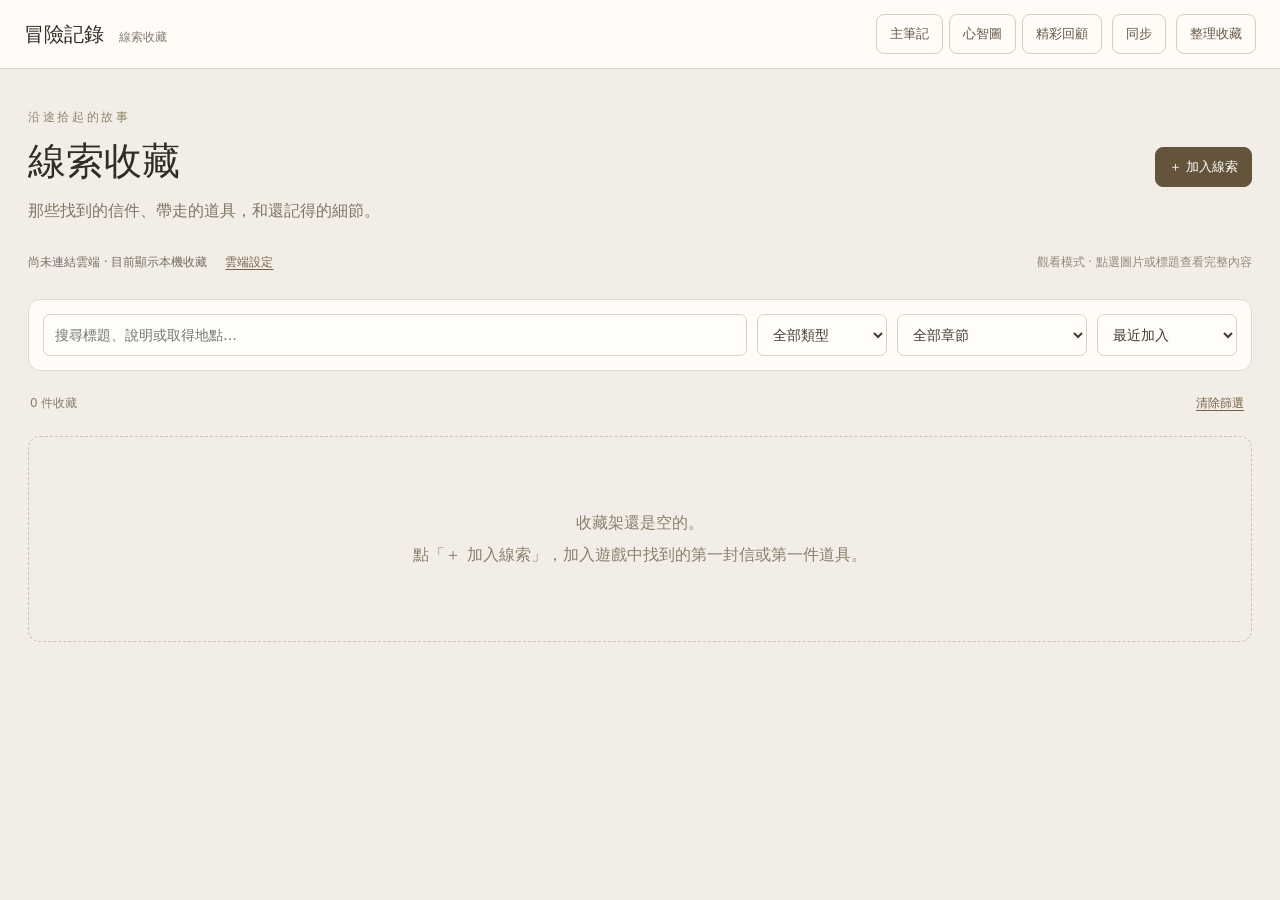
<file: clues.html>
<!DOCTYPE html>
<html lang="zh-TW">
<head>
<meta charset="UTF-8">
<meta name="viewport" content="width=device-width, initial-scale=1">
<title>冒險記錄｜線索收藏</title>
<link rel="stylesheet" href="./clues.css?v=20260907-3">
<script src="./adventure-shared.js?v=20260907-3"></script>
</head>
<body>
<header>
  <a class="brand" href="./index.html">冒險記錄 <span>線索收藏</span></a>
  <nav aria-label="主要導覽"><a class="btn" href="./index.html">主筆記</a><a class="btn" href="./mindmap.html">心智圖</a><a class="btn" href="./slides.html">精彩回顧</a></nav>
  <button class="btn" id="sync-button">同步</button><button class="btn" id="mode-button" aria-pressed="false">整理收藏</button>
</header>
<main>
  <section class="intro"><div><p class="eyebrow">沿途拾起的故事</p><h1>線索收藏</h1><p class="subtitle">那些找到的信件、帶走的道具，和還記得的細節。</p></div><button class="btn primary" id="add-button">＋ 加入線索</button></section>
  <div class="status-row"><span id="sync-status" role="status">正在讀取收藏…</span><button class="text-button" id="connection-button">雲端設定</button><span class="mode-note" id="mode-note">觀看模式 · 點選圖片或標題查看完整內容</span></div>
  <section class="filters" aria-label="篩選線索">
    <input type="search" id="search" aria-label="搜尋線索" placeholder="搜尋標題、說明或取得地點…">
    <select id="kind-filter" aria-label="素材類型"><option value="">全部類型</option><option>信件</option><option>書籍</option><option>道具</option><option>圖片</option><option>地圖</option><option>其他</option></select>
    <select id="chapter-filter" aria-label="取得章節"><option value="">全部章節</option></select>
    <select id="sort" aria-label="排序方式"><option value="newest">最近加入</option><option value="oldest">最早加入</option><option value="title">標題排序</option></select>
  </section>
  <div class="collection-meta"><span id="count"></span><button class="text-button" id="reset-button">清除篩選</button></div>
  <div class="gallery" id="gallery"></div>
  <div class="empty" id="empty" hidden></div>
</main>
<dialog id="editor" aria-labelledby="editor-title">
  <form id="clue-form">
    <div class="dialog-head"><h2 id="editor-title">加入線索</h2><button type="button" class="close" data-close="editor" aria-label="關閉">×</button></div>
    <p class="form-hint">這裡的內容都會提供給玩家回顧。</p>
    <label>標題 <input id="title-input" required maxlength="180" placeholder="例如：旅店房間裡的密函"></label>
    <div class="form-grid"><label>類型<select id="kind-input"><option>信件</option><option>書籍</option><option>道具</option><option>圖片</option><option>地圖</option><option>其他</option></select></label><label>取得章節<select id="chapter-input"><option value="">未指定章節</option></select></label></div>
    <label>Google Drive 圖片分享連結（一行一張）<textarea id="image-input" rows="4" placeholder="第 1 張圖片的分享連結&#10;第 2 張圖片的分享連結&#10;第 3 張圖片的分享連結"></textarea></label>
    <p class="form-hint">請將圖片設為「知道連結的任何人可查看」。可一次貼上多行連結，第一張為封面；用下方按鈕調整頁面順序。也可先只記文字，稍後補圖。</p>
    <div id="image-pages" class="image-pages" aria-label="圖片頁面順序"></div>
    <label>取得地點／場合<input id="location-input" maxlength="200" placeholder="例如：舊宅二樓書房，搜查書桌時發現"></label>
    <label>說明／信件文字<textarea id="note-input" rows="6" placeholder="記下圖片內容、取得經過，或貼上信件逐字稿，方便手機閱讀與搜尋。"></textarea></label>
    <p class="form-error" id="form-error" role="alert"></p>
    <div class="dialog-actions"><button type="button" class="btn" data-close="editor">取消</button><button type="submit" class="btn primary" id="save-button">儲存線索</button></div>
  </form>
</dialog>
<dialog id="viewer" class="viewer" aria-labelledby="view-title">
  <div class="dialog-head"><span id="view-kind" class="badge"></span><button class="close" data-close="viewer" aria-label="關閉">×</button></div>
  <div class="viewer-layout"><div class="viewer-media" id="viewer-media"><button class="image-open" id="zoom-image" aria-label="放大圖片"><img id="view-image" alt=""></button><p id="view-image-error" hidden>圖片暫時無法載入，可以使用下方連結在 Google Drive 查看。</p><div class="page-controls"><button class="btn" id="page-prev">← 上一頁</button><span id="page-position" role="status"></span><button class="btn" id="page-next">下一頁 →</button></div><div id="page-thumbs" class="page-thumbs" aria-label="選擇圖片頁面"></div><a id="view-drive" class="btn" target="_blank" rel="noopener noreferrer">在 Google Drive 開啟 ↗</a></div>
  <div class="viewer-text"><h2 id="view-title"></h2><p class="view-meta" id="view-location"></p><a id="view-chapter" class="chapter-reference"></a><p id="view-note"></p></div></div>
  <div class="viewer-footer"><button class="btn" id="previous">← 上一份線索</button><span id="view-position"></span><button class="btn" id="next">下一份線索 →</button></div>
</dialog>
<dialog id="lightbox" class="lightbox" aria-label="完整圖片"><button class="close" data-close="lightbox" aria-label="關閉完整圖片">×</button><p>可捲動查看完整圖片；手機可用瀏覽器手勢放大。</p><div class="page-controls"><button class="btn" id="full-prev">← 上一頁</button><span id="full-position" role="status"></span><button class="btn" id="full-next">下一頁 →</button></div><img id="full-image" alt=""><p id="full-error" hidden>這頁暫時無法載入，請切換其他頁面或開啟原圖。</p><a id="full-drive" class="btn" target="_blank" rel="noopener noreferrer">在 Google Drive 開啟這一頁 ↗</a></dialog>
<dialog id="connection" aria-labelledby="connection-title"><form id="connection-form"><div class="dialog-head"><h2 id="connection-title">連結雲端</h2><button type="button" class="close" data-close="connection" aria-label="關閉">×</button></div><p class="form-hint">貼上與主筆記相同的 Google Apps Script Web App 網址。</p><label>Web App 網址<input id="url-input" type="url" required placeholder="https://script.google.com/macros/s/…/exec"></label><p id="connection-error" class="form-error" role="alert"></p><div class="dialog-actions"><button class="btn primary" type="submit">儲存並連線</button></div></form></dialog>
<div class="toast" id="toast" role="status" hidden></div>
<script src="./clues.js?v=20260907-3"></script>
</body>
</html>
</file>
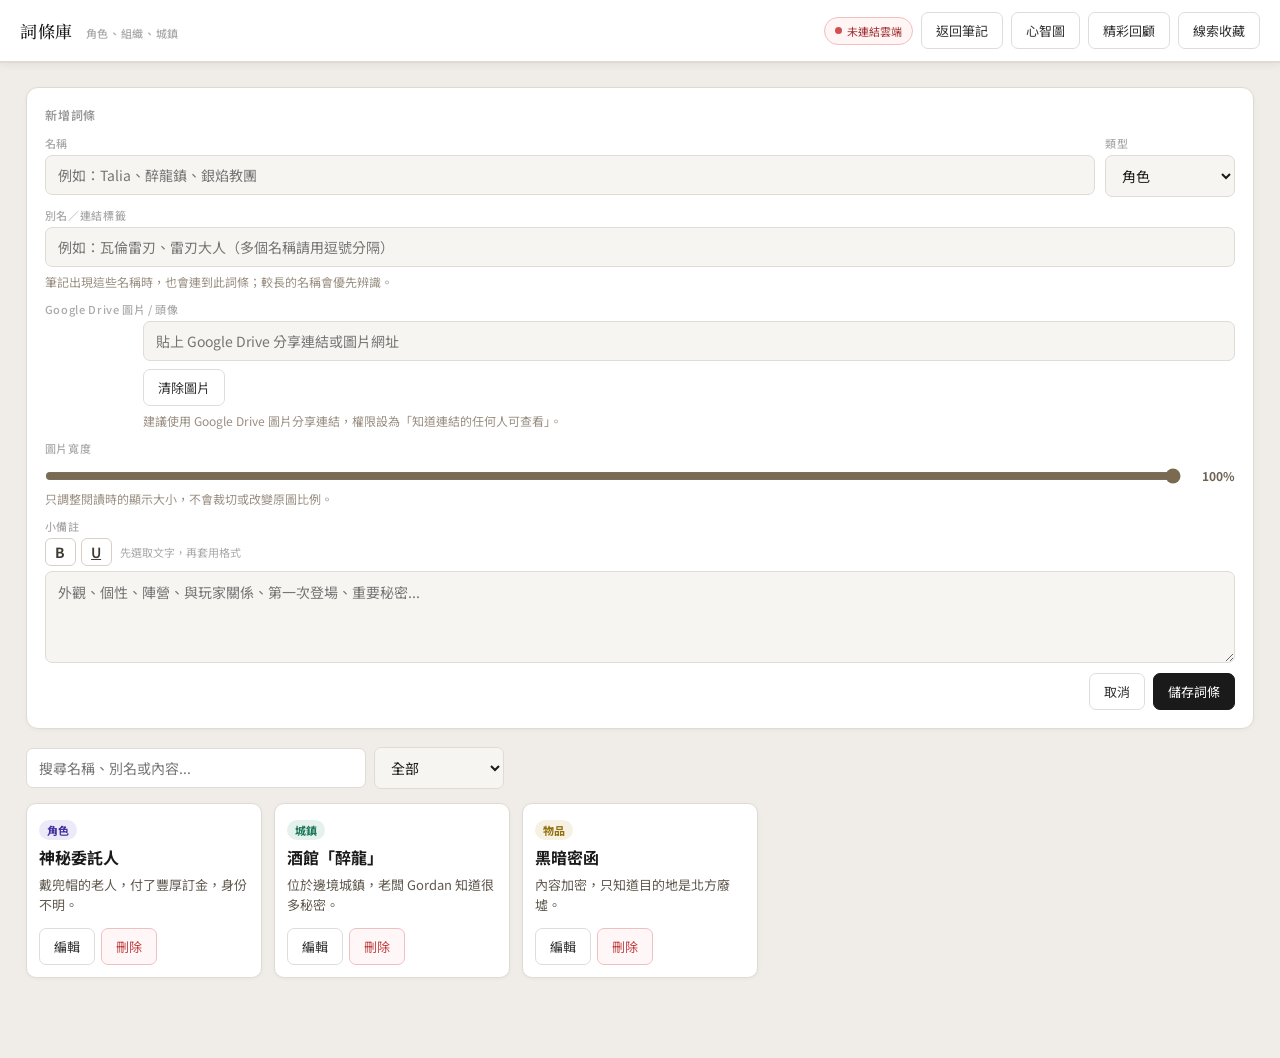
<file: entities.html>
<!DOCTYPE html>
<html lang="zh-TW">
<head>
<meta charset="UTF-8">
<meta name="viewport" content="width=device-width, initial-scale=1.0">
<title>冒險記錄｜詞條庫</title>
<link href="https://fonts.googleapis.com/css2?family=Noto+Serif+TC:wght@300;400;500;700&family=Noto+Sans+TC:wght@300;400;500;700&display=swap" rel="stylesheet">
<style>
*{box-sizing:border-box;margin:0;padding:0}
body{font-family:'Noto Sans TC',sans-serif;background:#f0ede8;color:#1a1a1a;min-height:100vh}
header{background:#fff;border-bottom:2px solid #e0dbd2;padding:12px 20px;display:flex;align-items:center;gap:8px;position:sticky;top:0;z-index:10;box-shadow:0 2px 8px rgba(0,0,0,.06)}
.logo{font-family:'Noto Serif TC',serif;font-size:17px;font-weight:500;flex:1;letter-spacing:.04em}
.logo em{font-family:'Noto Sans TC',sans-serif;font-style:normal;color:#aaa;font-size:11px;margin-left:8px}
.btn{padding:8px 14px;font-size:13px;border:1px solid #ddd;border-radius:7px;background:#fff;color:#333;cursor:pointer;text-decoration:none;font-family:'Noto Sans TC',sans-serif;white-space:nowrap}
.btn:hover{background:#f6f4f0;border-color:#c8c0b4}
.btn.pri{background:#1a1a1a;color:#fff;border-color:#1a1a1a}
.btn.red{color:#c04040;border-color:#efc0c0;background:#fff7f7}
.sync-status{display:flex;align-items:center;gap:5px;font-size:11px;padding:5px 10px;border:1px solid #e0dbd2;border-radius:999px;background:#faf8f4;color:#999}
.sync-dot{width:7px;height:7px;border-radius:50%;background:#ccc}
.sync-status.ok{color:#3a7a5a;border-color:#b8e0c8;background:#f3fbf5}
.sync-status.ok .sync-dot{background:#4a9a6a}
.sync-status.saving{color:#a07020;border-color:#e8d4a0;background:#fffbf0}
.sync-status.saving .sync-dot{background:#e0a040}
.sync-status.err{color:#a03030;border-color:#f0c0c0;background:#fff5f5}
.sync-status.err .sync-dot{background:#d05050}
main{width:100%;max-width:1440px;margin:0 auto;padding:24px clamp(12px,2vw,28px) 80px}
.panel{background:#fff;border:1px solid #e0dbd2;border-radius:12px;padding:18px;box-shadow:0 1px 4px rgba(0,0,0,.04);margin-bottom:18px}
.panel-title{font-size:12px;color:#999;font-weight:600;letter-spacing:.08em;margin-bottom:12px}
.form-grid{display:grid;grid-template-columns:1fr 130px;gap:10px}
.form-full{grid-column:1/-1}
.inp,.sel{width:100%;background:#f7f5f2;border:1px solid #e0dbd4;border-radius:7px;color:#1a1a1a;font-family:'Noto Sans TC',sans-serif;font-size:14px;padding:9px 12px;outline:none}
.inp:focus,.sel:focus{border-color:#a09070;background:#fff}
textarea.inp{min-height:92px;resize:vertical;line-height:1.7}
.rich-note-toolbar{display:flex;align-items:center;gap:5px;margin:0 0 5px}
.rich-note-tool{width:31px;height:28px;border:1px solid #d8d0c4;border-radius:6px;background:#fff;color:#403a32;font:600 14px 'Noto Sans TC',sans-serif;cursor:pointer}
.rich-note-tool:hover{border-color:#a09070;background:#faf7f1}
.rich-note-hint{font-size:11px;color:#aaa;margin-left:3px}
.label{font-size:11px;color:#aaa;font-weight:500;letter-spacing:.06em;margin-bottom:4px}
.field{display:flex;flex-direction:column}
.avatar-row{display:flex;gap:10px;align-items:flex-start}
.avatar-preview{width:88px;height:88px;border-radius:10px;border:1px solid #ded6ca;background:#f6f3ed;object-fit:cover;flex-shrink:0}
.file-line{display:flex;gap:8px;flex-wrap:wrap}
.file-line input[type=file]{font-size:12px;color:#777}
.hint{font-size:12px;color:#9a8f82;line-height:1.5;margin-top:6px}
.image-width-control{display:flex;align-items:center;gap:10px;margin-top:7px}
.image-width-control input[type=range]{flex:1;min-width:100px;accent-color:#7a6a50}
.image-width-control output{width:44px;text-align:right;color:#6f6252;font-size:12px;font-weight:700}
.actions{display:flex;gap:8px;justify-content:flex-end;flex-wrap:wrap}
.toolbar{display:flex;gap:8px;align-items:center;margin-bottom:14px}
.toolbar .inp{max-width:340px;background:#fff}
.cards{display:grid;grid-template-columns:repeat(auto-fill,minmax(230px,1fr));gap:12px;align-items:start}
.card{background:#fff;border:1px solid #e0dbd2;border-radius:10px;overflow:hidden;box-shadow:0 1px 4px rgba(0,0,0,.04)}
.card-img-link{display:block;background:transparent;text-decoration:none;border-bottom:1px solid #e8e2d8}
.card img{display:block;width:100%;height:auto;object-fit:contain;background:transparent;border-bottom:1px solid #e8e2d8}
.card-img-link img{display:block;border-bottom:0}
.card-img-link span{display:none;color:#68460e;background:#fffaf0;padding:14px 12px;font-size:12px}
.card-img-link.image-error img{display:none}
.card-img-link.image-error span{display:block}
.card-body{padding:12px}
.tag{display:inline-block;font-size:11px;font-weight:700;padding:2px 8px;border-radius:999px;background:#f0ece5;color:#6b5c4c;margin-bottom:7px}
.entry-labels{display:flex;flex-wrap:wrap;gap:5px;margin:0 0 8px}
.entry-label{display:inline-block;font-size:11px;padding:2px 8px;border:1px solid #d8d0c4;border-radius:999px;background:#faf8f4;color:#776b5c}
.name{font-size:16px;font-weight:700;line-height:1.35;margin-bottom:6px;word-break:break-word}
.note{font-size:13px;color:#625a50;line-height:1.6;white-space:pre-wrap;word-break:break-word;display:-webkit-box;-webkit-line-clamp:4;-webkit-box-orient:vertical;overflow:hidden;min-height:20px}
.note strong{font-weight:700}
.card-actions{display:flex;gap:6px;margin-top:12px}
.empty{text-align:center;padding:52px 20px;color:#bbb;border:1px dashed #d8d0c5;border-radius:12px;background:#faf8f4}
body.mobile-cloud-reader main>.panel:first-child,
body.mobile-cloud-reader .card-actions{display:none!important}
@media(max-width:900px){
  header{flex-wrap:wrap;padding:10px 12px}
  .logo{width:100%;flex:auto}
  .form-grid{grid-template-columns:1fr}
  .avatar-row{flex-direction:column}
  main{padding:16px 10px 60px}
  .panel{padding:14px}
  .cards{grid-template-columns:1fr}
  .note{font-size:15px;line-height:1.75}
}
</style>
<script src="./adventure-shared.js"></script>
</head>
<body>
<header>
  <div class="logo">詞條庫 <em>角色、組織、城鎮</em></div>
  <div class="sync-status" id="sync-status"><span class="sync-dot"></span><span id="sync-text">讀取中</span></div>
  <a class="btn" href="./index.html">返回筆記</a>
  <a class="btn" href="./mindmap.html">心智圖</a>
  <a class="btn" href="./slides.html">精彩回顧</a>
  <a class="btn" href="./clues.html?v=20260907-3">線索收藏</a>
</header>

<main>
  <section class="panel">
    <div class="panel-title" id="form-title">新增詞條</div>
    <div class="form-grid">
      <div class="field">
        <div class="label">名稱</div>
        <input class="inp" id="name" placeholder="例如：Talia、醉龍鎮、銀焰教團">
      </div>
      <div class="field">
        <div class="label">類型</div>
        <select class="sel" id="type">
          <option value="角色">角色</option>
          <option value="城鎮">城鎮</option>
          <option value="組織">組織</option>
          <option value="物品">物品</option>
          <option value="__custom">自訂</option>
        </select>
      </div>
      <div class="field form-full" id="custom-type-wrap" style="display:none">
        <div class="label">自訂類型</div>
        <input class="inp" id="custom-type" placeholder="例如：神祇、派系、怪物、家族">
      </div>
      <div class="field form-full">
        <div class="label">別名／連結標籤</div>
        <input class="inp" id="labels" placeholder="例如：瓦倫雷刃、雷刃大人（多個名稱請用逗號分隔）">
        <div class="hint">筆記出現這些名稱時，也會連到此詞條；較長的名稱會優先辨識。</div>
      </div>
      <div class="field form-full">
        <div class="label">Google Drive 圖片 / 頭像</div>
        <div class="avatar-row">
          <img class="avatar-preview" id="preview" alt="">
          <div style="flex:1">
            <input class="inp" id="image-url" placeholder="貼上 Google Drive 分享連結或圖片網址">
            <div class="file-line" style="margin-top:8px">
              <button class="btn" onclick="clearImage()" type="button">清除圖片</button>
            </div>
            <div class="hint" id="image-hint">建議使用 Google Drive 圖片分享連結，權限設為「知道連結的任何人可查看」。</div>
          </div>
        </div>
      </div>
      <div class="field form-full">
        <div class="label">圖片寬度</div>
        <div class="image-width-control"><input id="image-width" type="range" min="20" max="100" step="1" value="100" oninput="document.getElementById('image-width-out').value=this.value+'%'"><output id="image-width-out">100%</output></div>
        <div class="hint">只調整閱讀時的顯示大小，不會裁切或改變原圖比例。</div>
      </div>
      <div class="field form-full">
        <div class="label">小備註</div>
        <div class="rich-note-toolbar"><button type="button" class="rich-note-tool" onclick="formatNoteSelection('note','bold')" title="粗體"><strong>B</strong></button><button type="button" class="rich-note-tool" onclick="formatNoteSelection('note','underline')" title="底線"><u>U</u></button><span class="rich-note-hint">先選取文字，再套用格式</span></div>
        <textarea class="inp" id="note" placeholder="外觀、個性、陣營、與玩家關係、第一次登場、重要秘密..."></textarea>
      </div>
      <div class="actions form-full">
        <button class="btn" onclick="resetForm()">取消</button>
        <button class="btn pri" onclick="saveEntry()">儲存詞條</button>
      </div>
    </div>
  </section>

  <section>
    <div class="toolbar">
      <input class="inp" id="search" placeholder="搜尋名稱、別名或內容..." oninput="render()">
      <select class="sel" id="filter" style="max-width:130px" onchange="render()">
        <option value="">全部</option>
        <option value="角色">角色</option>
        <option value="城鎮">城鎮</option>
        <option value="組織">組織</option>
        <option value="物品">物品</option>
      </select>
    </div>
    <div class="cards" id="cards"></div>
  </section>
</main>

<script>
let entries=[],editingId=null;
let lastCloudError='';
const MOBILE_CLOUD_READER=window.matchMedia('(pointer: coarse)').matches&&window.matchMedia('(max-width: 900px)').matches;
const DATA_KEY='adventure-notes-entities-v1';
const LEGACY_DATA_KEY='dnd-entities';
const APP_KEY='adventure-notes-v1';
const LEGACY_APP_KEY='dnd-v3';
const BACKUP_PREFIX='adventure-notes-backup-';
const LEGACY_BACKUP_PREFIX='dnd-backup-';
const DIRTY_KEY='adventure-notes-dirty';
const GS_URL_KEY='adventure-notes-gs-url';
const LEGACY_GS_URL_KEY='dnd-gs-url';
let gsUrl=localStorage.getItem(GS_URL_KEY)||localStorage.getItem(LEGACY_GS_URL_KEY)||'';
if(gsUrl&&!localStorage.getItem(GS_URL_KEY))localStorage.setItem(GS_URL_KEY,gsUrl);
let syncTimer=null;
const TAG_STYLE={
  '角色':{bg:'rgba(100,80,200,.12)',color:'#4030a0'},
  '城鎮':{bg:'rgba(40,140,100,.12)',color:'#1a7858'},
  '組織':{bg:'rgba(120,70,35,.12)',color:'#704018'},
  '物品':{bg:'rgba(180,140,30,.12)',color:'#907010'}
};
const BASE_TYPES=['角色','城鎮','組織','物品'];
function uid(){return 'e'+Date.now().toString(36)+Math.random().toString(36).slice(2,7);}
function esc(s){return(s||'').replace(/&/g,'&amp;').replace(/</g,'&lt;').replace(/>/g,'&gt;').replace(/"/g,'&quot;');}
function attrEsc(s){return esc(s).replace(/'/g,'&#39;');}
const noteSelectionCache=new WeakMap();
document.addEventListener('pointerdown',event=>{
  const toolbar=event.target.closest?.('.rich-note-toolbar');
  const input=toolbar?.parentElement?.querySelector('textarea');
  if(input)noteSelectionCache.set(input,{start:input.selectionStart,end:input.selectionEnd});
});
function formatNoteSelection(textareaId,style){
  const input=document.getElementById(textareaId);if(!input)return;
  const pair=style==='underline'?['[u]','[/u]']:['[b]','[/b]'];
  const cached=noteSelectionCache.get(input);
  const useCached=document.activeElement!==input&&cached;
  const start=useCached?cached.start:(input.selectionStart??input.value.length);
  const end=useCached?cached.end:(input.selectionEnd??start);
  const selected=input.value.slice(start,end);
  const alreadyWrapped=input.value.slice(Math.max(0,start-pair[0].length),start).toLowerCase()===pair[0]&&input.value.slice(end,end+pair[1].length).toLowerCase()===pair[1];
  if(alreadyWrapped){
    input.setRangeText(selected,start-pair[0].length,end+pair[1].length,'select');
  }else{
    const placeholder=selected||(style==='underline'?'底線文字':'粗體文字');
    input.setRangeText(pair[0]+placeholder+pair[1],start,end,'end');
    input.setSelectionRange(start+pair[0].length,start+pair[0].length+placeholder.length);
  }
  input.focus();
  noteSelectionCache.set(input,{start:input.selectionStart,end:input.selectionEnd});
  input.dispatchEvent(new Event('input',{bubbles:true}));
}
function renderNoteFormatting(text){
  return esc(String(text||''))
    .replace(/\[b\]([\s\S]*?)\[\/b\]/gi,'<strong>$1</strong>')
    .replace(/\[u\]([\s\S]*?)\[\/u\]/gi,'<u>$1</u>')
    .replace(/\[\/?(?:b|u)\]/gi,'');
}
function cleanEntityName(value){
  return (value||'')
    .toString()
    .replace(/\u3000/g,' ')
    .replace(/[\r\n\t]+/g,' ')
    .replace(/\s+/g,' ')
    .replace(/^[\s"'「」『』《》〈〉【】[\]()（）,，.。:：;；!?！？、]+/,'')
    .replace(/[\s"'「」『』《》〈〉【】[\]()（）,，.。:：;；!?！？、]+$/,'')
    .trim();
}
function entityNameKey(value){
  return cleanEntityName(value).normalize('NFKC').toLocaleLowerCase();
}
function nowIso(){return new Date().toISOString();}
function markDirty(){localStorage.setItem(DIRTY_KEY,'1');}
function clearDirty(){localStorage.removeItem(DIRTY_KEY);}
function hasUnsyncedChanges(){return localStorage.getItem(DIRTY_KEY)==='1';}
function setSyncStatus(state,text){
  const el=document.getElementById('sync-status');
  const tx=document.getElementById('sync-text');
  if(!el||!tx)return;
  el.className='sync-status '+state;
  tx.textContent=text;
}
function extractDriveFileId(url){
  const raw=(url||'').trim();
  if(!raw)return '';
  const patterns=[
    /lh3\.googleusercontent\.com\/d\/([^/=?#]+)/,
    /drive\.google\.com\/file\/d\/([^/?#]+)/,
    /drive\.google\.com\/open\?id=([^&#]+)/,
    /drive\.google\.com\/uc\?id=([^&#]+)/,
    /[?&]id=([^&#]+)/
  ];
  for(const p of patterns){
    const m=raw.match(p);
    if(m&&m[1])return decodeURIComponent(m[1]);
  }
  return '';
}
function normalizeImageUrl(url){
  return imageUrlCandidates(url)[0]||'';
}
function imageUrlCandidates(url){
  const raw=(url||'').trim();
  if(!raw)return [];
  const id=extractDriveFileId(raw);
  const urls=[];
  if(id){
    const enc=encodeURIComponent(id);
    urls.push(`https://lh3.googleusercontent.com/d/${enc}=w1200`);
    urls.push(`https://drive.google.com/thumbnail?id=${enc}&sz=w1200`);
    urls.push(`https://drive.google.com/uc?export=view&id=${enc}`);
  }
  urls.push(raw);
  return [...new Set(urls)];
}
function retryImage(img,url){
  const urls=imageUrlCandidates(url);
  const next=Number(img.dataset.imageTry||0)+1;
  if(next<urls.length){
    img.dataset.imageTry=String(next);
    img.src=urls[next];
    return true;
  }
  return false;
}
function setImageWithFallback(img,url,onFail){
  const urls=imageUrlCandidates(url);
  if(!img||!urls.length){onFail&&onFail();return;}
  img.dataset.imageTry='0';
  img.onerror=()=>{if(!retryImage(img,url)){img.onerror=null;onFail&&onFail();}};
  img.src=urls[0];
}
function openableImageUrl(url){
  const raw=(url||'').trim();
  const id=extractDriveFileId(raw);
  return id?`https://drive.google.com/file/d/${encodeURIComponent(id)}/view?usp=sharing`:raw;
}
function readLocalApp(){
  try{return JSON.parse(localStorage.getItem(APP_KEY)||localStorage.getItem(LEGACY_APP_KEY)||'{}');}
  catch{return {};}
}
function writeLocalApp(app){
  app=AdventureClues.preserve(app);
  localStorage.setItem(APP_KEY,JSON.stringify(app));
  localStorage.setItem(LEGACY_APP_KEY,JSON.stringify(app));
}
function backupKey(){
  return BACKUP_PREFIX+new Date().toISOString().replace(/[:.]/g,'-');
}
function makeBackup(reason){
  try{
    const app=readLocalApp();
    app.entities=entries;
    localStorage.setItem(backupKey(),JSON.stringify({reason,created:new Date().toISOString(),data:app}));
    const keys=Object.keys(localStorage).filter(k=>k.startsWith(BACKUP_PREFIX)).sort();
    while(keys.length>8)localStorage.removeItem(keys.shift());
  }catch(e){
    console.warn('備份失敗',e);
  }
}
function normalizeLabels(value){
  const source=Array.isArray(value)?value:String(value||'').split(/[,，、]/);
  return [...new Set(source.map(label=>String(label||'').trim()).filter(Boolean))];
}
function normalizeImageWidth(value){
  const width=Math.round(Number(value)||100);
  return Math.min(100,Math.max(20,width));
}
function normalize(list){
  return (Array.isArray(list)?list:[]).map(e=>({
    id:e.id||uid(),
    name:cleanEntityName(e.name||e.title)||'未命名詞條',
    type:e.type||'角色',
    labels:normalizeLabels(e.labels||e.tags),
    imageUrl:normalizeImageUrl(e.imageUrl||''),
    imageWidth:normalizeImageWidth(e.imageWidth),
    note:e.note||'',
    granDate:e.granDate||'',
    sourceNodeId:e.sourceNodeId||'',
    created:e.created||new Date().toLocaleDateString('zh-TW'),
    clueIds:[...new Set((Array.isArray(e.clueIds)?e.clueIds:[]).map(String).filter(Boolean))]
  }));
}
function mergeEntryLists(...lists){
  const out=[];
  lists.forEach(list=>{
    normalize(list).forEach(e=>{
      const key=entityNameKey(e.name);
      const existing=out.find(x=>(e.id&&x.id===e.id)||(key&&entityNameKey(x.name)===key));
      if(existing){
        Object.assign(existing,{
          ...e,
          note:e.note||existing.note,
          imageUrl:e.imageUrl||existing.imageUrl,
          imageWidth:e.imageWidth||existing.imageWidth,
          labels:e.labels.length?e.labels:existing.labels,
          granDate:e.granDate||existing.granDate,
          sourceNodeId:e.sourceNodeId||existing.sourceNodeId,
          created:existing.created||e.created
        });
      }else{
        out.push(e);
      }
    });
  });
  return out;
}
function nodeEntityType(tag){
  if(tag==='NPC')return '角色';
  if(tag==='地點')return '城鎮';
  if(['角色','城鎮','組織','物品'].includes(tag))return tag;
  return tag||'角色';
}
function entityTypeToNodeTag(type){
  if(type==='角色')return 'NPC';
  if(type==='城鎮')return '地點';
  return type||'事件';
}
function isNodeEntityCandidate(n){
  return n&&['NPC','地點','組織','物品','角色','城鎮'].includes(n.tag)&&n.title;
}
function syncNodesIntoEntries(app){
  const nodes=app.nodes||{};
  entries=mergeEntryLists(entries);
  let changed=false;
  Object.values(nodes).forEach(n=>{
    if(!isNodeEntityCandidate(n))return;
    let existing=null;
    if(n.entityId)existing=entries.find(e=>e.id===n.entityId)||null;
    if(!existing)existing=entries.find(e=>e.sourceNodeId===n.id)||null;
    if(!existing)existing=entries.find(e=>e.name===n.title)||null;
    if(existing){
      if(!n.entityId){n.entityId=existing.id;changed=true;}
      if(existing.sourceNodeId!==n.id){existing.sourceNodeId=n.id;changed=true;}
      const nodeType=nodeEntityType(n.tag);
      const nodeImage=normalizeImageUrl(n.imageUrl||'');
      const nodeImageWidth=normalizeImageWidth(n.imageWidth);
      if(existing.name!==n.title){existing.name=n.title;changed=true;}
      if(existing.type!==nodeType){existing.type=nodeType;changed=true;}
      if(existing.imageUrl!==nodeImage){existing.imageUrl=nodeImage;changed=true;}
      if(existing.imageWidth!==nodeImageWidth){existing.imageWidth=nodeImageWidth;changed=true;}
      if(existing.note!==(n.note||'')){existing.note=n.note||'';changed=true;}
    }else{
      const created={
        id:uid(),
        name:n.title,
        type:nodeEntityType(n.tag),
        labels:[],
        imageUrl:normalizeImageUrl(n.imageUrl||''),
        imageWidth:normalizeImageWidth(n.imageWidth),
        note:n.note||'',
        sourceNodeId:n.id,
        created:n.created||new Date().toLocaleDateString('zh-TW')
      };
      entries.push(created);
      n.entityId=created.id;
      changed=true;
    }
  });
  app.entities=entries;
  return changed;
}
function load(){
  try{
    const app=readLocalApp();
    const separate=JSON.parse(localStorage.getItem(DATA_KEY)||localStorage.getItem(LEGACY_DATA_KEY)||'[]');
    entries=mergeEntryLists(app.entities,separate);
    const changed=syncNodesIntoEntries(app);
    app.entities=entries;
    if(changed)app.updatedAt=nowIso();
    writeLocalApp(app);
    localStorage.setItem(DATA_KEY,JSON.stringify(entries));
    localStorage.setItem(LEGACY_DATA_KEY,JSON.stringify(entries));
  }catch{entries=[];}
}
function saveAll(){
  localStorage.setItem(DATA_KEY,JSON.stringify(entries));
  localStorage.setItem(LEGACY_DATA_KEY,JSON.stringify(entries));
  try{
    const app=readLocalApp();
    entries.forEach(e=>syncEntryToNode(e,app));
    app.entities=entries;
    app.updatedAt=nowIso();
    writeLocalApp(app);
    scheduleCloudSave(app);
    return app;
  }catch{
    const app={entities:entries,updatedAt:nowIso()};
    writeLocalApp(app);
    scheduleCloudSave(app);
    return app;
  }
}
function syncEntryToNode(entry,app){
  if(!entry||!app.nodes)return;
  let node=entry.sourceNodeId?app.nodes[entry.sourceNodeId]:null;
  if(!node)node=Object.values(app.nodes).find(n=>n.entityId===entry.id)||null;
  if(!node)return;
  node.title=entry.name;
  node.tag=entityTypeToNodeTag(entry.type);
  node.note=entry.note||'';
  node.imageUrl=normalizeImageUrl(entry.imageUrl||'');
  node.imageWidth=normalizeImageWidth(entry.imageWidth);
  node.entityId=entry.id;
  node.clueIds=entry.clueIds||[];
  node.updatedAt=nowIso();
  entry.sourceNodeId=node.id;
}
async function cloudLoad(){
  if(!gsUrl){setSyncStatus('err','未連結雲端');return false;}
  setSyncStatus('saving','載入中');
  try{
    const res=await fetch(gsUrl,{method:'GET'});
    const json=await res.json();
    if(json.ok&&json.data){
      const cloudApp=JSON.parse(json.data);
      // 沒有待同步變更時，雲端才是唯一來源；禁止用舊本機快取回寫覆蓋雲端。
      const app=cloudApp;
      entries=normalize(cloudApp.entities||[]);
      const changed=syncNodesIntoEntries(app);
      app.entities=entries;
      if(changed)app.updatedAt=nowIso();
      writeLocalApp(app);
      localStorage.setItem(DATA_KEY,JSON.stringify(entries));
      localStorage.setItem(LEGACY_DATA_KEY,JSON.stringify(entries));
      clearDirty();
      setSyncStatus('ok','已同步');
      return true;
    }
    if(json.ok&&!json.data){
      if(MOBILE_CLOUD_READER){
        entries=[];
        const emptyApp={nodes:{},rootIds:[],nextId:1,entities:[],updatedAt:json.updatedAt||nowIso()};
        writeLocalApp(emptyApp);
        localStorage.setItem(DATA_KEY,'[]');
        localStorage.setItem(LEGACY_DATA_KEY,'[]');
        setSyncStatus('ok','雲端為空');
        return true;
      }
      const localApp=readLocalApp();
      if(entries.length||Object.keys(localApp.nodes||{}).length){
        localApp.entities=entries;
        localApp.updatedAt=nowIso();
        setSyncStatus('saving','雲端為空，正在上傳本機資料');
        scheduleCloudSave(localApp);
        return false;
      }
      setSyncStatus('ok','雲端為空');
      return false;
    }
    setSyncStatus('err','讀取失敗');
  }catch(e){
    setSyncStatus('err','連線失敗');
  }
  return false;
}
function scheduleCloudSave(app){
  markDirty();
  if(!gsUrl){setSyncStatus('err','本機暫存');return;}
  setSyncStatus('saving','儲存中');
  clearTimeout(syncTimer);
  syncTimer=setTimeout(()=>doCloudSave(app),900);
}
async function doCloudSave(app){
  if(!gsUrl)return false;
  clearTimeout(syncTimer);
  lastCloudError='';
  try{
    const params=new URLSearchParams();
    params.append('value',JSON.stringify(await AdventureClues.prepareSave(app||readLocalApp(),gsUrl)));
    const res=await fetch(gsUrl,{method:'POST',body:params});
    const json=await res.json();
    if(json.ok){clearDirty();setSyncStatus('ok','已同步');return true;}
    lastCloudError=String(json.error||'Apps Script 未提供錯誤內容');
    console.error('詞條雲端儲存失敗',lastCloudError);
    setSyncStatus('err','儲存失敗：'+lastCloudError.slice(0,80));
    return false;
  }catch(e){
    lastCloudError=String(e&&e.message?e.message:e||'連線失敗');
    console.error('詞條雲端連線失敗',e);
    setSyncStatus('err','連線失敗：'+lastCloudError.slice(0,80));
    return false;
  }
}
function currentImage(){return document.getElementById('image-url').value.trim();}
function toggleCustomType(){
  const isCustom=document.getElementById('type').value==='__custom';
  document.getElementById('custom-type-wrap').style.display=isCustom?'':'none';
}
function currentType(){
  if(document.getElementById('type').value!=='__custom')return document.getElementById('type').value;
  return document.getElementById('custom-type').value.trim()||'';
}
function setTypeValue(type){
  if(BASE_TYPES.includes(type)){
    document.getElementById('type').value=type;
    document.getElementById('custom-type').value='';
  }else{
    document.getElementById('type').value='__custom';
    document.getElementById('custom-type').value=type||'';
  }
  toggleCustomType();
}
function updatePreview(){
  const img=document.getElementById('preview');
  const url=normalizeImageUrl(currentImage());
  if(url){
    img.style.visibility='visible';
    setImageWithFallback(img,currentImage(),()=>{img.style.visibility='hidden';});
  }
  else{img.removeAttribute('src');img.style.visibility='hidden';}
}
function clearImage(){
  document.getElementById('image-url').value='';
  document.getElementById('image-width').value='100';
  document.getElementById('image-width-out').value='100%';
  updatePreview();
}
function resetForm(){
  editingId=null;
  document.getElementById('form-title').textContent='新增詞條';
  document.getElementById('name').value='';
  setTypeValue('角色');
  document.getElementById('labels').value='';
  document.getElementById('image-url').value='';
  document.getElementById('image-width').value='100';
  document.getElementById('image-width-out').value='100%';
  document.getElementById('note').value='';
  document.getElementById('image-hint').textContent='建議使用 Google Drive 圖片分享連結，權限設為「知道連結的任何人可查看」。';
  updatePreview();
}
async function saveEntry(){
  const name=cleanEntityName(document.getElementById('name').value);
  document.getElementById('name').value=name;
  if(!name){alert('請輸入名稱');return;}
  const type=currentType();
  if(!type){alert('請輸入自訂類型名稱');return;}
  makeBackup(editingId?'編輯詞條前自動備份':'新增詞條前自動備份');
  const old=entries.find(e=>e.id===editingId);
  const duplicate=entries.find(e=>e.id!==editingId&&entityNameKey(e.name)===entityNameKey(name));
  const data={
    id:editingId||duplicate?.id||uid(),
    name,
    type,
    labels:normalizeLabels(document.getElementById('labels').value),
    imageUrl:normalizeImageUrl(currentImage()),
    imageWidth:normalizeImageWidth(document.getElementById('image-width').value),
    note:document.getElementById('note').value,
    granDate:old?.granDate||duplicate?.granDate||'',
    sourceNodeId:old?.sourceNodeId||duplicate?.sourceNodeId||'',
    created:old?.created||duplicate?.created||new Date().toLocaleDateString('zh-TW')
  };
  const idx=entries.findIndex(e=>e.id===data.id);
  if(idx>=0)entries[idx]=data;
  else entries.push(data);
  const app=saveAll();
  resetForm();
  render();
  if(gsUrl){
    const synced=await doCloudSave(app);
    if(!synced)alert('詞條已保存在這台裝置，但雲端儲存失敗：\n'+lastCloudError+'\n\n請先更新為支援分段儲存的 Apps Script。');
  }else{
    alert('詞條已保存在這台裝置，但目前沒有設定雲端連結。');
  }
}
function editEntry(id){
  const e=entries.find(x=>x.id===id);if(!e)return;
  editingId=id;
  document.getElementById('form-title').textContent='編輯詞條';
  document.getElementById('name').value=e.name;
  setTypeValue(e.type);
  document.getElementById('labels').value=(e.labels||[]).join('、');
  document.getElementById('image-url').value=e.imageUrl||'';
  document.getElementById('image-width').value=normalizeImageWidth(e.imageWidth);
  document.getElementById('image-width-out').value=normalizeImageWidth(e.imageWidth)+'%';
  document.getElementById('note').value=e.note||'';
  updatePreview();
  window.scrollTo({top:0,behavior:'smooth'});
}
function deleteEntry(id){
  const e=entries.find(x=>x.id===id);
  if(!e || !confirm(`確定刪除「${e.name}」嗎？`))return;
  makeBackup('刪除詞條前自動備份');
  entries=entries.filter(x=>x.id!==id);
  saveAll();
  if(editingId===id)resetForm();
  render();
}
function renderFilterOptions(){
  const filter=document.getElementById('filter');
  const current=filter.value;
  const customTypes=[...new Set(entries.map(e=>e.type).filter(t=>t&&!BASE_TYPES.includes(t)))].sort();
  filter.innerHTML='<option value="">全部</option>'+BASE_TYPES.map(t=>`<option value="${esc(t)}">${esc(t)}</option>`).join('')+customTypes.map(t=>`<option value="${esc(t)}">${esc(t)}</option>`).join('');
  filter.value=[...BASE_TYPES,...customTypes].includes(current)?current:'';
}
function render(){
  renderFilterOptions();
  const q=document.getElementById('search').value.trim().toLowerCase();
  const f=document.getElementById('filter').value;
  const cards=document.getElementById('cards');
  const list=entries.filter(e=>(!f||e.type===f)&&(!q||e.name.toLowerCase().includes(q)||e.note.toLowerCase().includes(q)||(e.labels||[]).some(label=>label.toLowerCase().includes(q))));
  if(!list.length){cards.innerHTML='<div class="empty">還沒有符合條件的詞條。</div>';return;}
  cards.innerHTML=list.map(e=>{
    const ts=TAG_STYLE[e.type]||{bg:'#f0f0f0',color:'#666'};
    return `<article class="card">
      ${e.imageUrl?`<a class="card-img-link" style="width:${normalizeImageWidth(e.imageWidth)}%;margin-left:auto;margin-right:auto" href="${esc(openableImageUrl(e.imageUrl))}" target="_blank" rel="noopener"><img src="${esc(normalizeImageUrl(e.imageUrl))}" alt="${esc(e.name)}" data-image-source="${attrEsc(e.imageUrl)}" data-image-try="0" onerror="if(!retryImage(this,this.dataset.imageSource))this.closest('.card-img-link').classList.add('image-error')"><span>圖片無法顯示，點此開啟原圖</span></a>`:''}
      <div class="card-body">
        <span class="tag" style="background:${ts.bg};color:${ts.color}">${esc(e.type)}</span>
        <div class="name">${esc(e.name)}</div>
        ${(e.labels||[]).length?`<div class="entry-labels">${e.labels.map(label=>`<span class="entry-label">又名 ${esc(label)}</span>`).join('')}</div>`:''}
        <div class="note">${e.note?renderNoteFormatting(e.note):'尚未填寫備註。'}</div>
        <div class="card-actions">
          <button class="btn" onclick="editEntry('${e.id}')">編輯</button>
          <button class="btn red" onclick="deleteEntry('${e.id}')">刪除</button>
        </div>
      </div>
    </article>`;
  }).join('');
}
document.getElementById('image-url').addEventListener('input',updatePreview);
document.getElementById('type').addEventListener('change',toggleCustomType);
async function init(){
  if(MOBILE_CLOUD_READER)document.body.classList.add('mobile-cloud-reader');
  load();
  resetForm();
  render();
  if(gsUrl){
    if(!MOBILE_CLOUD_READER&&hasUnsyncedChanges()){
      setSyncStatus('saving','上傳未同步的本機資料');
      const saved=await doCloudSave(readLocalApp());
      if(saved){resetForm();render();}
    }else{
      const loaded=await cloudLoad();
      if(loaded){resetForm();render();}
    }
  }else{
    setSyncStatus('err','未連結雲端');
  }
}
init();
</script>
</body>
</html>
</file>
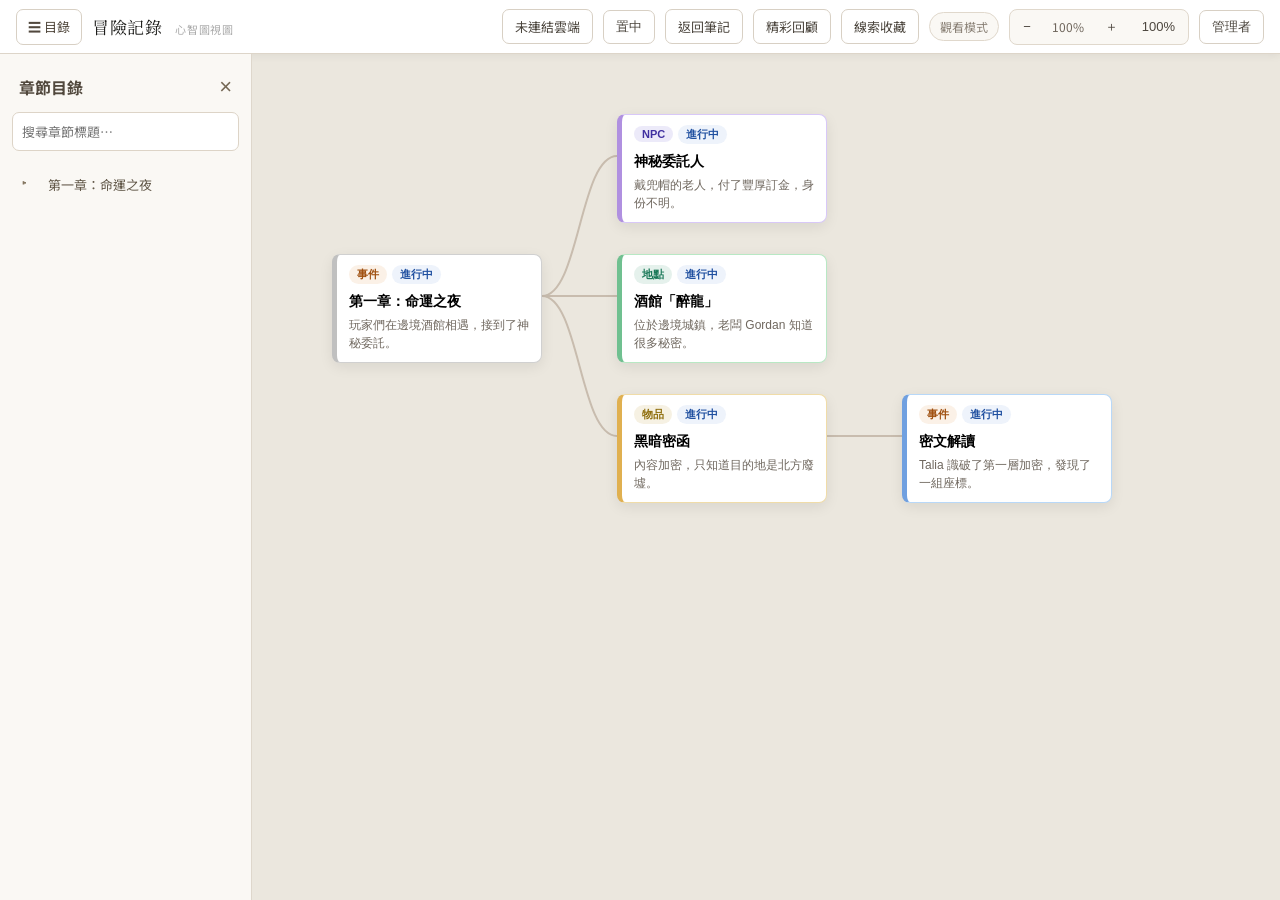
<file: mindmap.html>
<!DOCTYPE html>
<html lang="zh-TW">
<head>
<meta charset="UTF-8">
<meta name="viewport" content="width=device-width, initial-scale=1.0">
<title>冒險記錄｜心智圖</title>
<link href="https://fonts.googleapis.com/css2?family=Noto+Serif+TC:wght@300;400;500;700&family=Noto+Sans+TC:wght@300;400;500;700&display=swap" rel="stylesheet">
<style>
*{box-sizing:border-box;margin:0;padding:0}
body{font-family:'Noto Sans TC',sans-serif;background:#ebe7de;color:#1d1d1b;min-height:100vh;overflow:hidden}
header{height:54px;background:#fff;border-bottom:1px solid #ddd5c9;display:flex;align-items:center;gap:10px;padding:0 16px;box-shadow:0 2px 8px rgba(0,0,0,.06);position:relative;z-index:5}
.logo{font-family:'Noto Serif TC',serif;font-size:17px;flex:1;letter-spacing:.04em}
.logo em{font-family:'Noto Sans TC',sans-serif;font-style:normal;color:#aaa;font-size:11px;margin-left:8px}
.btn{padding:7px 12px;border:1px solid #d8d0c4;border-radius:7px;background:#fff;color:#4c463e;font-size:13px;cursor:pointer;text-decoration:none}
.btn:hover{background:#f7f4ef}
.btn.admin-on{border-color:#9ebc92;background:#f2fbef;color:#315c28}
.zoom-tools{display:flex;align-items:center;gap:4px;border:1px solid #e0d8cc;border-radius:8px;padding:3px;background:#faf8f4}
.zoom-tools .btn{padding:4px 9px;border-color:transparent;background:transparent}
.zoom-label{min-width:46px;text-align:center;font-size:12px;color:#6f665c}
.mode-label{font-size:12px;color:#8a8176;border:1px solid #e0d8cc;border-radius:999px;padding:5px 10px;background:#faf8f4;white-space:nowrap}
#map-wrap{height:calc(100vh - 54px);overflow:auto;cursor:grab}
#map-wrap:active{cursor:grabbing}
#map-space{position:relative;min-width:1200px;min-height:760px}
#map{position:absolute;left:0;top:0;min-width:1200px;min-height:760px;padding:48px 80px;transform-origin:0 0}
.node{position:absolute;width:210px;background:#fff;border:1px solid #d9d0c4;border-left:5px solid #9a8c74;border-radius:8px;padding:10px 12px;box-shadow:0 4px 14px rgba(0,0,0,.08);cursor:grab;transition:transform .15s,box-shadow .15s;touch-action:none;text-align:left}
.node:active{cursor:grabbing}
.node:hover{transform:translateY(-2px);box-shadow:0 8px 22px rgba(0,0,0,.12)}
.node.dragging{transform:none;box-shadow:0 12px 28px rgba(0,0,0,.18);z-index:4}
body:not(.admin-mode) .node{cursor:pointer;touch-action:manipulation}
body:not(.admin-mode) .node:active{cursor:pointer}
body:not(.admin-mode) .edit-form{display:none}
body:not(.admin-mode) #detail-save-btn{display:none}
.node-main-row{display:flex;align-items:center;gap:9px;margin-top:2px}
.node-avatar{width:44px;height:44px;border-radius:50%;object-fit:cover;background:#f2eee7;border:2px solid #fff;box-shadow:0 0 0 1px #d8d0c4;flex-shrink:0}
.node-avatar.is-hidden{display:none}
.node-text{min-width:0;flex:1}
.node-title{font-size:14px;font-weight:700;line-height:1.35;word-break:break-word}
.node-note{font-size:12px;color:#6f675e;line-height:1.5;margin-top:5px;display:-webkit-box;-webkit-line-clamp:2;-webkit-box-orient:vertical;overflow:hidden}
.tag{display:inline-block;font-size:11px;font-weight:600;padding:2px 8px;border-radius:999px;margin-bottom:6px;background:#f0ece5;color:#6b5c4c}
.status{display:inline-block;font-size:11px;font-weight:600;padding:2px 8px;border-radius:999px;margin:0 0 6px 5px;background:#eef3fb;color:#2050a0}
.empty{max-width:420px;margin:120px auto;text-align:center;color:#aaa;border:1px dashed #d9d0c4;border-radius:12px;padding:44px;background:#f8f5ef}
svg{position:absolute;left:0;top:0;width:100%;height:100%;pointer-events:none;overflow:visible}
.modal-bg{display:none;position:fixed;inset:0;background:rgba(0,0,0,.35);z-index:10;align-items:center;justify-content:center;padding:20px}
.modal-bg.open{display:flex}
.modal{width:100%;max-width:430px;max-height:calc(100vh - 40px);overflow-y:auto;background:#fff;border-radius:14px;border:1px solid #e4ddd4;box-shadow:0 10px 34px rgba(0,0,0,.18);padding:22px}
.modal h3{font-family:'Noto Serif TC',serif;font-size:19px;font-weight:400;margin-bottom:8px}
.modal img{display:block;width:auto;height:auto;max-width:100%;max-height:none;object-fit:contain;border-radius:10px;border:1px solid #e0dbd2;margin:8px auto 12px;background:transparent;cursor:zoom-in}
.image-fallback{display:none;width:max-content;max-width:100%;border:1px solid #d8c8a8;background:#fffaf0;color:#68460e;border-radius:7px;padding:7px 10px;font-size:12px;text-decoration:none;margin:8px 0 12px}
.modal-note{font-size:14px;color:#333;line-height:1.8;white-space:pre-wrap;word-break:break-word}
.modal-note strong{font-weight:700}
.edit-form{display:flex;flex-direction:column;gap:8px;margin-top:10px}
.form-row{display:flex;gap:8px;flex-wrap:wrap}
.form-group{display:flex;flex-direction:column;flex:1;min-width:120px}
.form-label{font-size:11px;color:#aaa;font-weight:600;letter-spacing:.06em;margin-bottom:3px}
.inp,.sel{width:100%;background:#f7f5f2;border:1px solid #e0dbd4;border-radius:7px;color:#1d1d1b;font-family:'Noto Sans TC',sans-serif;font-size:14px;padding:8px 10px;outline:none}
.inp:focus,.sel:focus{border-color:#a09070;background:#fff}
textarea.inp{min-height:110px;resize:vertical;line-height:1.7}
.rich-note-toolbar{display:flex;align-items:center;gap:5px;margin:0 0 5px}
.rich-note-tool{width:31px;height:28px;border:1px solid #d8d0c4;border-radius:6px;background:#fff;color:#403a32;font:600 14px 'Noto Sans TC',sans-serif;cursor:pointer}
.rich-note-tool:hover{border-color:#a09070;background:#faf7f1}
.rich-note-hint{font-size:11px;color:#aaa;margin-left:3px}
.hint{font-size:11px;color:#9a8f82;line-height:1.5}
.image-width-control{display:flex;align-items:center;gap:10px;margin-top:7px}
.image-width-control input[type=range]{flex:1;min-width:100px;accent-color:#7a6a50}
.image-width-control output{width:44px;text-align:right;color:#6f6252;font-size:12px;font-weight:700}
.modal-actions{display:flex;justify-content:flex-end;gap:8px;margin-top:16px}
@media(max-width:900px){
  header{height:auto;min-height:54px;flex-wrap:wrap;padding:10px 12px}
  .logo{width:100%;flex:auto}
  .zoom-tools{order:3}
  .mode-label{order:4}
  #map-wrap{height:calc(100vh - 92px)}
  .modal-bg{padding:10px}
  .modal{max-height:calc(100vh - 20px);max-height:calc(100dvh - 20px);padding:18px}
  .modal img{max-height:none}
  .modal-note{font-size:16px;line-height:1.85}
}
</style>
<script src="./adventure-shared.js"></script>
<link rel="stylesheet" href="./chapter-nav.css">
</head>
<body>
<header>
  <div class="logo">冒險記錄 <em>心智圖視圖</em></div>
  <span class="btn" id="sync-label">讀取中</span>
  <button class="btn" onclick="fitMap()">置中</button>
  <a class="btn" href="./index.html">返回筆記</a>
  <a class="btn" href="./slides.html">精彩回顧</a>
  <a class="btn" href="./clues.html?v=20260907-3">線索收藏</a>
  <span class="mode-label" id="mode-label">觀看模式</span>
  <div class="zoom-tools">
    <button class="btn" onclick="zoomBy(-0.1)" title="縮小">−</button>
    <span class="zoom-label" id="zoom-label">100%</span>
    <button class="btn" onclick="zoomBy(0.1)" title="放大">＋</button>
    <button class="btn" onclick="resetZoom()" title="重設縮放">100%</button>
  </div>
  <button class="btn" id="admin-btn" onclick="toggleAdminMode()">管理者</button>
</header>

<div id="map-wrap">
  <div id="map-space">
    <div id="map">
      <svg id="lines"></svg>
    </div>
  </div>
</div>

<div class="modal-bg" id="detail-modal">
  <div class="modal">
    <span class="tag" id="detail-tag"></span>
    <h3 id="detail-title"></h3>
    <img id="detail-img" alt="" style="display:none">
    <a class="image-fallback" id="detail-img-fallback" target="_blank" rel="noopener">圖片無法顯示，點此開啟原圖</a>
    <div class="modal-note" id="detail-note"></div>
    <div class="edit-form">
      <div class="form-row">
        <div class="form-group"><div class="form-label">標題</div><input class="inp" id="detail-title-inp"></div>
        <div class="form-group" style="flex:0;min-width:100px"><div class="form-label">類型</div><select class="sel" id="detail-tag-inp">
          <option value="事件">事件</option>
          <option value="NPC">NPC</option>
          <option value="地點">地點</option>
          <option value="物品">物品</option>
          <option value="任務">任務</option>
          <option value="組織">組織</option>
          <option value="秘密">秘密</option>
          <option value="線索">線索</option>
        </select></div>
        <div class="form-group" style="flex:0;min-width:100px"><div class="form-label">狀態</div><select class="sel" id="detail-status-inp">
          <option value="進行中">進行中</option>
          <option value="待處理">待處理</option>
          <option value="伏筆">伏筆</option>
          <option value="未揭露">未揭露</option>
          <option value="已揭露">已揭露</option>
          <option value="已完成">已完成</option>
        </select></div>
      </div>
      <div class="form-group"><div class="form-label">Google Drive 圖片連結</div><input class="inp" id="detail-img-inp" placeholder="貼上 Google Drive 分享連結或圖片網址"><div class="hint">Drive 圖片請設定為「知道連結的任何人可查看」。</div></div>
      <div class="form-group"><div class="form-label">圖片寬度</div><div class="image-width-control"><input id="detail-img-width-inp" type="range" min="20" max="100" step="1" value="100" oninput="document.getElementById('detail-img-width-out').value=this.value+'%'"><output id="detail-img-width-out">100%</output></div></div>
      <div class="form-group"><div class="form-label">描述內容</div><div class="rich-note-toolbar"><button type="button" class="rich-note-tool" onclick="formatNoteSelection('detail-note-inp','bold')" title="粗體"><strong>B</strong></button><button type="button" class="rich-note-tool" onclick="formatNoteSelection('detail-note-inp','underline')" title="底線"><u>U</u></button><span class="rich-note-hint">先選取文字，再套用格式</span></div><textarea class="inp" id="detail-note-inp"></textarea></div>
    </div>
    <div class="modal-actions">
      <button class="btn" id="detail-save-btn" onclick="saveDetailEdit()">儲存</button>
      <button class="btn" onclick="document.getElementById('detail-modal').classList.remove('open')">關閉</button>
    </div>
  </div>
</div>

<script>
const PALETTE=[
  {border:'#d0d0d0', accent:'#c0c0c0'},
  {border:'#f5c0c0', accent:'#e08080'},
  {border:'#d8c8f8', accent:'#b090e0'},
  {border:'#b8e8c4', accent:'#70c090'},
  {border:'#b8d8f8', accent:'#70a0e0'},
  {border:'#f0dca8', accent:'#e0b050'},
  {border:'#f5c8d8', accent:'#e090b0'},
  {border:'#c8c5be', accent:'#808070'}
];
const TAG_STYLE={
  '事件':{bg:'rgba(220,140,60,.12)',color:'#a05010'},
  'NPC':{bg:'rgba(100,80,200,.12)',color:'#4030a0'},
  '地點':{bg:'rgba(40,140,100,.12)',color:'#1a7858'},
  '物品':{bg:'rgba(180,140,30,.12)',color:'#907010'},
  '任務':{bg:'rgba(50,120,220,.12)',color:'#2050a0'},
  '組織':{bg:'rgba(120,70,35,.12)',color:'#704018'},
  '秘密':{bg:'rgba(150,60,150,.12)',color:'#7a2a7a'},
  '線索':{bg:'rgba(20,160,180,.12)',color:'#0a7a90'}
};
let nodes={},rootIds=[];
const positions={};
let appData={};
let syncTimer=null;
let dragState=null;
let activeDetailId='';
const APP_KEY='adventure-notes-v1';
const LEGACY_APP_KEY='dnd-v3';
const GS_URL_KEY='adventure-notes-gs-url';
const LEGACY_GS_URL_KEY='dnd-gs-url';
let gsUrl=localStorage.getItem(GS_URL_KEY)||localStorage.getItem(LEGACY_GS_URL_KEY)||'';
const ADMIN_HASH_KEY='adventure-notes-mindmap-admin-hash';
const ADMIN_SESSION_KEY='adventure-notes-mindmap-admin-unlocked';
const ADMIN_TOKEN_SESSION_KEY='adventure-notes-mindmap-admin-token';
const ZOOM_KEY='adventure-notes-mindmap-zoom';
let isAdmin=sessionStorage.getItem(ADMIN_SESSION_KEY)==='1';
let adminToken=sessionStorage.getItem(ADMIN_TOKEN_SESSION_KEY)||'';
let zoom=Number(localStorage.getItem(ZOOM_KEY)||'1');
if(!Number.isFinite(zoom))zoom=1;

function esc(s){return(s||'').replace(/&/g,'&amp;').replace(/</g,'&lt;').replace(/>/g,'&gt;').replace(/"/g,'&quot;');}
const noteSelectionCache=new WeakMap();
document.addEventListener('pointerdown',event=>{
  const toolbar=event.target.closest?.('.rich-note-toolbar');
  const input=toolbar?.parentElement?.querySelector('textarea');
  if(input)noteSelectionCache.set(input,{start:input.selectionStart,end:input.selectionEnd});
});
function formatNoteSelection(textareaId,style){
  const input=document.getElementById(textareaId);if(!input)return;
  const pair=style==='underline'?['[u]','[/u]']:['[b]','[/b]'];
  const cached=noteSelectionCache.get(input);
  const useCached=document.activeElement!==input&&cached;
  const start=useCached?cached.start:(input.selectionStart??input.value.length);
  const end=useCached?cached.end:(input.selectionEnd??start);
  const selected=input.value.slice(start,end);
  const alreadyWrapped=input.value.slice(Math.max(0,start-pair[0].length),start).toLowerCase()===pair[0]&&input.value.slice(end,end+pair[1].length).toLowerCase()===pair[1];
  if(alreadyWrapped){
    input.setRangeText(selected,start-pair[0].length,end+pair[1].length,'select');
  }else{
    const placeholder=selected||(style==='underline'?'底線文字':'粗體文字');
    input.setRangeText(pair[0]+placeholder+pair[1],start,end,'end');
    input.setSelectionRange(start+pair[0].length,start+pair[0].length+placeholder.length);
  }
  input.focus();
  noteSelectionCache.set(input,{start:input.selectionStart,end:input.selectionEnd});
  input.dispatchEvent(new Event('input',{bubbles:true}));
}
function renderNoteFormatting(text){
  return esc(String(text||''))
    .replace(/\[b\]([\s\S]*?)\[\/b\]/gi,'<strong>$1</strong>')
    .replace(/\[u\]([\s\S]*?)\[\/u\]/gi,'<u>$1</u>')
    .replace(/\[\/?(?:b|u)\]/gi,'');
}
function setSyncLabel(text){document.getElementById('sync-label').textContent=text;}
function nowIso(){return new Date().toISOString();}
function clamp(n,min,max){return Math.min(max,Math.max(min,n));}
function hashAdminPassword(value){
  let h=2166136261;
  const text=String(value||'');
  for(let i=0;i<text.length;i++){
    h^=text.charCodeAt(i);
    h=Math.imul(h,16777619);
  }
  return (h>>>0).toString(16);
}
function updateAdminUi(){
  document.body.classList.toggle('admin-mode',isAdmin);
  const label=document.getElementById('mode-label');
  const btn=document.getElementById('admin-btn');
  if(label)label.textContent=isAdmin?'管理者模式':'觀看模式';
  if(btn){
    btn.textContent=isAdmin?'鎖定':'管理者';
    btn.classList.toggle('admin-on',isAdmin);
  }
}
function toggleAdminMode(){
  if(isAdmin){
    isAdmin=false;
    adminToken='';
    sessionStorage.removeItem(ADMIN_SESSION_KEY);
    sessionStorage.removeItem(ADMIN_TOKEN_SESSION_KEY);
    updateAdminUi();
    render();
    return;
  }
  const saved=localStorage.getItem(ADMIN_HASH_KEY);
  if(!saved){
    const next=prompt('第一次使用請設定管理者密碼。');
    if(!next)return;
    const again=prompt('請再輸入一次管理者密碼。');
    if(next!==again){alert('兩次密碼不同。');return;}
    localStorage.setItem(ADMIN_HASH_KEY,hashAdminPassword(next));
    isAdmin=true;
    adminToken=next;
  }else{
    const pass=prompt('請輸入管理者密碼。');
    if(!pass)return;
    if(hashAdminPassword(pass)!==saved){alert('管理者密碼不正確。');return;}
    isAdmin=true;
    adminToken=pass;
  }
  sessionStorage.setItem(ADMIN_SESSION_KEY,'1');
  sessionStorage.setItem(ADMIN_TOKEN_SESSION_KEY,adminToken);
  updateAdminUi();
  render();
}
function entityUid(){return 'e'+Date.now().toString(36)+Math.random().toString(36).slice(2,7);}
function extractDriveFileId(url){
  const raw=(url||'').trim();
  if(!raw)return '';
  const patterns=[
    /lh3\.googleusercontent\.com\/d\/([^/=?#]+)/,
    /drive\.google\.com\/file\/d\/([^/?#]+)/,
    /drive\.google\.com\/open\?id=([^&#]+)/,
    /drive\.google\.com\/uc\?id=([^&#]+)/,
    /[?&]id=([^&#]+)/
  ];
  for(const p of patterns){
    const m=raw.match(p);
    if(m&&m[1])return decodeURIComponent(m[1]);
  }
  return '';
}
function normalizeImageUrl(url){
  return imageUrlCandidates(url)[0]||'';
}
function driveResourceKey(url){try{return new URL(String(url||'').trim()).searchParams.get('resourcekey')||'';}catch{return '';}}
function imageUrlCandidates(url){
  const raw=(url||'').trim();
  if(!raw)return [];
  const id=extractDriveFileId(raw);
  const urls=[];
  if(id){
    const enc=encodeURIComponent(id);
    const resource=driveResourceKey(raw),suffix=resource?`&resourcekey=${encodeURIComponent(resource)}`:'';
    urls.push(`https://drive.google.com/thumbnail?id=${enc}&sz=w1200${suffix}`);
    urls.push(`https://lh3.googleusercontent.com/d/${enc}=w1200${resource?'?resourcekey='+encodeURIComponent(resource):''}`);
    urls.push(`https://drive.google.com/uc?export=view&id=${enc}${suffix}`);
    urls.push(`https://drive.usercontent.google.com/download?id=${enc}&export=view${suffix}`);
    urls.push(`https://drive.google.com/uc?export=download&id=${enc}${suffix}`);
  }
  urls.push(raw);
  return [...new Set(urls)];
}
function setImageWithFallback(img,url,onFail){
  const urls=imageUrlCandidates(url);
  if(!img||!urls.length){onFail&&onFail();return;}
  let index=0;
  img.onerror=()=>{
    index++;
    if(index<urls.length){
      img.src=urls[index];
      return;
    }
    img.onerror=null;
    onFail&&onFail();
  };
  img.src=urls[index];
}
function openableImageUrl(url){
  const raw=(url||'').trim();
  const id=extractDriveFileId(raw);
  const resource=driveResourceKey(raw);
  return id?`https://drive.google.com/file/d/${encodeURIComponent(id)}/view?usp=sharing${resource?'&resourcekey='+encodeURIComponent(resource):''}`:raw;
}
function openImage(url){
  const target=openableImageUrl(url);
  if(target)window.open(target,'_blank','noopener');
}
function normalizeImageWidth(value){
  const width=Math.round(Number(value)||100);
  return Math.min(100,Math.max(20,width));
}
function normalizeNode(n){
  if(!Array.isArray(n.children))n.children=[];
  if(!n.title)n.title='未命名節點';
  if(!n.tag)n.tag='事件';
  if(!n.status)n.status='進行中';
  if(n.imageUrl)n.imageUrl=normalizeImageUrl(n.imageUrl);
  n.imageWidth=normalizeImageWidth(n.imageWidth);
  if(Number.isFinite(Number(n.mapX)))n.mapX=Number(n.mapX);
  if(Number.isFinite(Number(n.mapY)))n.mapY=Number(n.mapY);
}
function applyData(data){
  appData=data||{};
  nodes=data.nodes||{};
  rootIds=data.rootIds||[];
  Object.values(nodes).forEach(normalizeNode);
  rootIds=rootIds.filter(id=>nodes[id]);
}
function currentData(){
  appData.nodes=nodes;
  appData.rootIds=rootIds;
  if(!Array.isArray(appData.entities))appData.entities=[];
  appData.updatedAt=nowIso();
  appData=AdventureClues.preserve(appData);
  return appData;
}
function saveLocal(){
  const data=currentData();
  localStorage.setItem(APP_KEY,JSON.stringify(data));
  localStorage.setItem(LEGACY_APP_KEY,JSON.stringify(data));
}
function scheduleCloudSave(){
  if(!isAdmin){setSyncLabel('觀看模式');return;}
  saveLocal();
  if(!gsUrl){setSyncLabel('本機已保存');return;}
  setSyncLabel('儲存中');
  clearTimeout(syncTimer);
  syncTimer=setTimeout(doCloudSave,700);
}
async function doCloudSave(){
  try{
    const params=new URLSearchParams();
    params.append('value',JSON.stringify(await AdventureClues.prepareSave(currentData(),gsUrl)));
    if(isAdmin&&adminToken)params.append('adminToken',adminToken);
    const res=await fetch(gsUrl,{method:'POST',body:params});
    const json=await res.json();
    setSyncLabel(json.ok?'已同步':'儲存失敗');
  }catch(e){
    setSyncLabel('連線失敗');
  }
}
function loadLocal(){
  try{
    const raw=localStorage.getItem(APP_KEY)||localStorage.getItem(LEGACY_APP_KEY);
    if(!raw)return false;
    const data=JSON.parse(raw);
    applyData(data);
    return rootIds.length>0;
  }catch{return false;}
}
async function loadCloud(){
  if(!gsUrl)return false;
  setSyncLabel('雲端讀取中');
  try{
    const res=await fetch(gsUrl,{method:'GET'});
    const json=await res.json();
    if(json.ok&&json.data){
      const data=JSON.parse(json.data);
      applyData(data);
      localStorage.setItem(APP_KEY,JSON.stringify(data));
      localStorage.setItem(LEGACY_APP_KEY,JSON.stringify(data));
      setSyncLabel('已同步');
      return rootIds.length>0;
    }
  }catch(e){
    setSyncLabel('讀取失敗');
    return false;
  }
  setSyncLabel('本機資料');
  return false;
}
function applyZoom(){
  zoom=clamp(zoom,.45,2.2);
  const map=document.getElementById('map');
  const space=document.getElementById('map-space');
  const label=document.getElementById('zoom-label');
  if(map)map.style.transform=`scale(${zoom})`;
  if(space&&map){
    const baseW=Number(map.dataset.baseW)||map.offsetWidth||1200;
    const baseH=Number(map.dataset.baseH)||map.offsetHeight||760;
    space.style.width=Math.ceil(baseW*zoom)+'px';
    space.style.height=Math.ceil(baseH*zoom)+'px';
  }
  if(label)label.textContent=Math.round(zoom*100)+'%';
  localStorage.setItem(ZOOM_KEY,String(zoom));
}
function setZoomAt(value,clientX,clientY){
  const wrap=document.getElementById('map-wrap');
  const oldZoom=zoom||1;
  const rect=wrap?wrap.getBoundingClientRect():{left:0,top:0,width:0,height:0};
  const offsetX=wrap?(clientX-rect.left):0;
  const offsetY=wrap?(clientY-rect.top):0;
  const mapX=wrap?(wrap.scrollLeft+offsetX)/oldZoom:0;
  const mapY=wrap?(wrap.scrollTop+offsetY)/oldZoom:0;
  zoom=clamp(value,.45,2.2);
  applyZoom();
  if(wrap&&oldZoom){
    wrap.scrollLeft=Math.max(0,mapX*zoom-offsetX);
    wrap.scrollTop=Math.max(0,mapY*zoom-offsetY);
  }
}
function setZoom(value){
  const wrap=document.getElementById('map-wrap');
  if(!wrap){zoom=clamp(value,.45,2.2);applyZoom();return;}
  const rect=wrap.getBoundingClientRect();
  setZoomAt(value,rect.left+rect.width/2,rect.top+rect.height/2);
}
function zoomBy(delta){setZoom(zoom+delta);}
function resetZoom(){setZoom(1);}
function initZoomControls(){
  const wrap=document.getElementById('map-wrap');
  if(!wrap)return;
  wrap.addEventListener('wheel',e=>{
    if(!e.ctrlKey&&!e.metaKey)return;
    e.preventDefault();
    setZoomAt(zoom+(e.deltaY>0?-.08:.08),e.clientX,e.clientY);
  },{passive:false});
  let pinchStartDist=0;
  let pinchStartZoom=1;
  function touchDistance(touches){
    const dx=touches[0].clientX-touches[1].clientX;
    const dy=touches[0].clientY-touches[1].clientY;
    return Math.hypot(dx,dy);
  }
  function touchCenter(touches){
    return {
      x:(touches[0].clientX+touches[1].clientX)/2,
      y:(touches[0].clientY+touches[1].clientY)/2
    };
  }
  wrap.addEventListener('touchstart',e=>{
    if(e.touches.length!==2)return;
    pinchStartDist=touchDistance(e.touches);
    pinchStartZoom=zoom;
    e.preventDefault();
  },{passive:false});
  wrap.addEventListener('touchmove',e=>{
    if(e.touches.length!==2||!pinchStartDist)return;
    const dist=touchDistance(e.touches);
    const center=touchCenter(e.touches);
    setZoomAt(pinchStartZoom*(dist/pinchStartDist),center.x,center.y);
    e.preventDefault();
  },{passive:false});
  wrap.addEventListener('touchend',e=>{
    if(e.touches.length<2)pinchStartDist=0;
  },{passive:true});
  wrap.addEventListener('touchcancel',()=>{pinchStartDist=0;},{passive:true});
}
function subtreeLeaves(id){
  const kids=(nodes[id]?.children||[]).filter(Boolean);
  if(!kids.length)return 1;
  return kids.reduce((sum,c)=>sum+subtreeLeaves(c),0);
}
function layout(){
  let y=60;
  rootIds.forEach(rootId=>{
    place(rootId,0,y);
    y+=subtreeLeaves(rootId)*140+80;
  });
}
function place(id,depth,startY){
  const kids=(nodes[id]?.children||[]).filter(Boolean);
  const leaves=subtreeLeaves(id);
  const autoX=80+depth*285;
  const autoY=startY+(leaves-1)*70;
  const x=Number.isFinite(Number(nodes[id]?.mapX))?Number(nodes[id].mapX):autoX;
  const y=Number.isFinite(Number(nodes[id]?.mapY))?Number(nodes[id].mapY):autoY;
  positions[id]={x,y};
  let childY=startY;
  kids.forEach(cid=>{
    place(cid,depth+1,childY);
    childY+=subtreeLeaves(cid)*140;
  });
}
function render(){
  const map=document.getElementById('map');
  const lines=document.getElementById('lines');
  map.querySelectorAll('.node,.empty').forEach(el=>el.remove());
  lines.innerHTML='';
  Object.keys(positions).forEach(k=>delete positions[k]);
  if(!rootIds.length){
    const empty=document.createElement('div');
    empty.className='empty';
    empty.textContent='目前沒有可顯示的筆記。請先回到筆記頁新增節點。';
    map.appendChild(empty);
    return;
  }
  layout();
  Object.entries(positions).forEach(([id,pos])=>drawNode(id,pos));
  Object.values(nodes).forEach(n=>(n.children||[]).forEach(cid=>drawLine(n.id,cid)));
  resizeMap();
  fitMap();
}
function drawNode(id,pos){
  const n=nodes[id];if(!n)return;
  const pal=PALETTE[n.ci]||PALETTE[0];
  const ts=TAG_STYLE[n.tag]||{bg:'#f0f0f0',color:'#666'};
  const el=document.createElement('button');
  el.className='node';el.dataset.nodeId=id;
  el.style.left=pos.x+'px';
  el.style.top=pos.y+'px';
  el.style.borderColor=pal.border;
  el.style.borderLeftColor=pal.accent;
  const tag=document.createElement('span');
  tag.className='tag';
  tag.style.background=ts.bg;
  tag.style.color=ts.color;
  tag.textContent=n.tag;
  const status=document.createElement('span');
  status.className='status';
  status.textContent=n.status||'進行中';
  const row=document.createElement('div');
  row.className='node-main-row';
  if(n.imageUrl){
    const avatar=document.createElement('img');
    avatar.className='node-avatar';
    avatar.alt='';
    avatar.loading='lazy';
    setImageWithFallback(avatar,n.imageUrl,()=>avatar.classList.add('is-hidden'));
    row.appendChild(avatar);
  }
  const text=document.createElement('div');
  text.className='node-text';
  const title=document.createElement('div');
  title.className='node-title';
  title.textContent=n.title;
  text.appendChild(title);
  if(n.note){
    const note=document.createElement('div');
    note.className='node-note';
    note.innerHTML=renderNoteFormatting(n.note);
    text.appendChild(note);
  }
  row.appendChild(text);
  el.appendChild(tag);
  el.appendChild(status);
  el.appendChild(row);
  initNodeDrag(el,id);
  el.onclick=()=>{
    if(el.dataset.dragged==='1'){el.dataset.dragged='';return;}
    openDetail(id);
  };
  document.getElementById('map').appendChild(el);
}
function initNodeDrag(el,id){
  if(!isAdmin)return;
  el.addEventListener('pointerdown',e=>{
    if(e.button!==undefined&&e.button!==0)return;
    const wrap=document.getElementById('map-wrap');
    const map=document.getElementById('map');
    const pos=positions[id]||{x:0,y:0};
    dragState={id,el,startX:e.clientX,startY:e.clientY,baseX:pos.x,baseY:pos.y,moved:false,wrap,map};
    el.setPointerCapture?.(e.pointerId);
    el.classList.add('dragging');
    e.preventDefault();
  });
  el.addEventListener('pointermove',e=>{
    if(!dragState||dragState.id!==id)return;
    const dx=(e.clientX-dragState.startX)/zoom;
    const dy=(e.clientY-dragState.startY)/zoom;
    if(Math.abs(dx)>3||Math.abs(dy)>3)dragState.moved=true;
    if(!dragState.moved)return;
    const x=Math.max(20,dragState.baseX+dx);
    const y=Math.max(20,dragState.baseY+dy);
    positions[id]={x,y};
    nodes[id].mapX=Math.round(x);
    nodes[id].mapY=Math.round(y);
    el.style.left=x+'px';
    el.style.top=y+'px';
    redrawLines();
    resizeMap();
    e.preventDefault();
  });
  el.addEventListener('pointerup',e=>finishNodeDrag(e,id));
  el.addEventListener('pointercancel',e=>finishNodeDrag(e,id));
}
function finishNodeDrag(e,id){
  if(!dragState||dragState.id!==id)return;
  const wasMoved=dragState.moved;
  dragState.el.classList.remove('dragging');
  if(wasMoved){
    nodes[id].updatedAt=nowIso();
    dragState.el.dataset.dragged='1';
    scheduleCloudSave();
  }
  dragState=null;
}
function drawLine(fromId,toId){
  const a=positions[fromId],b=positions[toId];if(!a||!b)return;
  const x1=a.x+210,y1=a.y+42,x2=b.x,y2=b.y+42;
  const mid=x1+(x2-x1)*.5;
  const p=document.createElementNS('http://www.w3.org/2000/svg','path');
  p.setAttribute('d',`M ${x1} ${y1} C ${mid} ${y1}, ${mid} ${y2}, ${x2} ${y2}`);
  p.setAttribute('fill','none');
  p.setAttribute('stroke','#c8bcae');
  p.setAttribute('stroke-width','2');
  document.getElementById('lines').appendChild(p);
}
function redrawLines(){
  const lines=document.getElementById('lines');
  lines.innerHTML='';
  Object.values(nodes).forEach(n=>(n.children||[]).forEach(cid=>drawLine(n.id,cid)));
}
function nodeEntityType(tag){
  if(tag==='NPC')return '角色';
  if(tag==='地點')return '城鎮';
  if(['角色','城鎮','組織','物品'].includes(tag))return tag;
  return tag||'角色';
}
function shouldSyncNodeToEntity(n){
  return !!n?.entityId||['NPC','地點','組織','物品','角色','城鎮'].includes(n?.tag);
}
function syncNodeToEntity(n){
  if(!n)return;
  if(!Array.isArray(appData.entities))appData.entities=[];
  let existing=n.entityId?appData.entities.find(e=>e.id===n.entityId):null;
  if(!existing)existing=appData.entities.find(e=>e.name===n.title)||null;
  const payload={
    id:existing?.id||entityUid(),
    name:n.title,
    type:nodeEntityType(n.tag),
    imageUrl:normalizeImageUrl(n.imageUrl||''),
    imageWidth:normalizeImageWidth(n.imageWidth),
    note:n.note||'',
    sourceNodeId:n.id,
    created:existing?.created||n.created||new Date().toLocaleDateString('zh-TW')
  };
  if(existing)Object.assign(existing,payload);
  else appData.entities.push(payload);
  n.entityId=payload.id;
}
function resizeMap(){
  const vals=Object.values(positions);
  const maxX=Math.max(1100,...vals.map(p=>p.x+320));
  const maxY=Math.max(700,...vals.map(p=>p.y+180));
  const map=document.getElementById('map');
  map.style.width=maxX+'px';
  map.style.height=maxY+'px';
  map.dataset.baseW=String(maxX);
  map.dataset.baseH=String(maxY);
  applyZoom();
}
function fitMap(){
  const wrap=document.getElementById('map-wrap');
  wrap.scrollLeft=Math.max(0,(document.getElementById('map-space').offsetWidth-wrap.clientWidth)/2);
  wrap.scrollTop=0;
}
function openDetail(id){
  const n=nodes[id];if(!n)return;
  activeDetailId=id;
  const ts=TAG_STYLE[n.tag]||{bg:'#f0f0f0',color:'#666'};
  const tag=document.getElementById('detail-tag');
  tag.textContent=n.tag;tag.style.background=ts.bg;tag.style.color=ts.color;
  document.getElementById('detail-title').textContent=n.title;
  document.getElementById('detail-note').innerHTML=n.note?renderNoteFormatting(n.note):'尚未填寫備註。';
  document.getElementById('detail-title-inp').value=n.title||'';
  document.getElementById('detail-tag-inp').value=n.tag||'事件';
  document.getElementById('detail-status-inp').value=n.status||'進行中';
  document.getElementById('detail-img-inp').value=n.imageUrl||'';
  const imageWidth=normalizeImageWidth(n.imageWidth);
  document.getElementById('detail-img-width-inp').value=imageWidth;
  document.getElementById('detail-img-width-out').value=imageWidth+'%';
  document.getElementById('detail-note-inp').value=n.note||'';
  const img=document.getElementById('detail-img');
  const fallback=document.getElementById('detail-img-fallback');
  const imageUrl=normalizeImageUrl(n.imageUrl);
  img.style.width=imageWidth+'%';
  if(fallback){fallback.style.display='none';fallback.href=openableImageUrl(n.imageUrl||imageUrl);}
  if(imageUrl){
    img.alt=n.title;
    img.style.display='';
    img.onclick=()=>openImage(n.imageUrl||imageUrl);
    setImageWithFallback(img,n.imageUrl||imageUrl,()=>{
      img.style.display='none';
      if(fallback)fallback.style.display='inline-block';
    });
  }
  else{
    img.removeAttribute('src');
    img.style.display='none';
    img.onclick=null;
    if(fallback)fallback.style.display='none';
  }
  document.getElementById('detail-modal').classList.add('open');
}
function saveDetailEdit(){
  if(!isAdmin){alert('請先進入管理者模式。');return;}
  const n=nodes[activeDetailId];if(!n)return;
  const title=document.getElementById('detail-title-inp').value.trim();
  if(!title){alert('請輸入標題');return;}
  n.title=title;
  n.tag=document.getElementById('detail-tag-inp').value;
  n.status=document.getElementById('detail-status-inp').value;
  n.imageUrl=normalizeImageUrl(document.getElementById('detail-img-inp').value);
  n.imageWidth=normalizeImageWidth(document.getElementById('detail-img-width-inp').value);
  n.note=document.getElementById('detail-note-inp').value;
  n.updatedAt=nowIso();
  if(shouldSyncNodeToEntity(n))syncNodeToEntity(n);
  scheduleCloudSave();
  render();
  openDetail(n.id);
}
async function init(){
  updateAdminUi();
  initZoomControls();
  const hasLocal=loadLocal();
  if(hasLocal)setSyncLabel('本機資料');
  if(gsUrl)await loadCloud();
  else setSyncLabel('未連結雲端');
  render();
  applyZoom();
}
init();
</script>
<script src="./chapter-nav.js"></script>
</body>
</html>
</file>
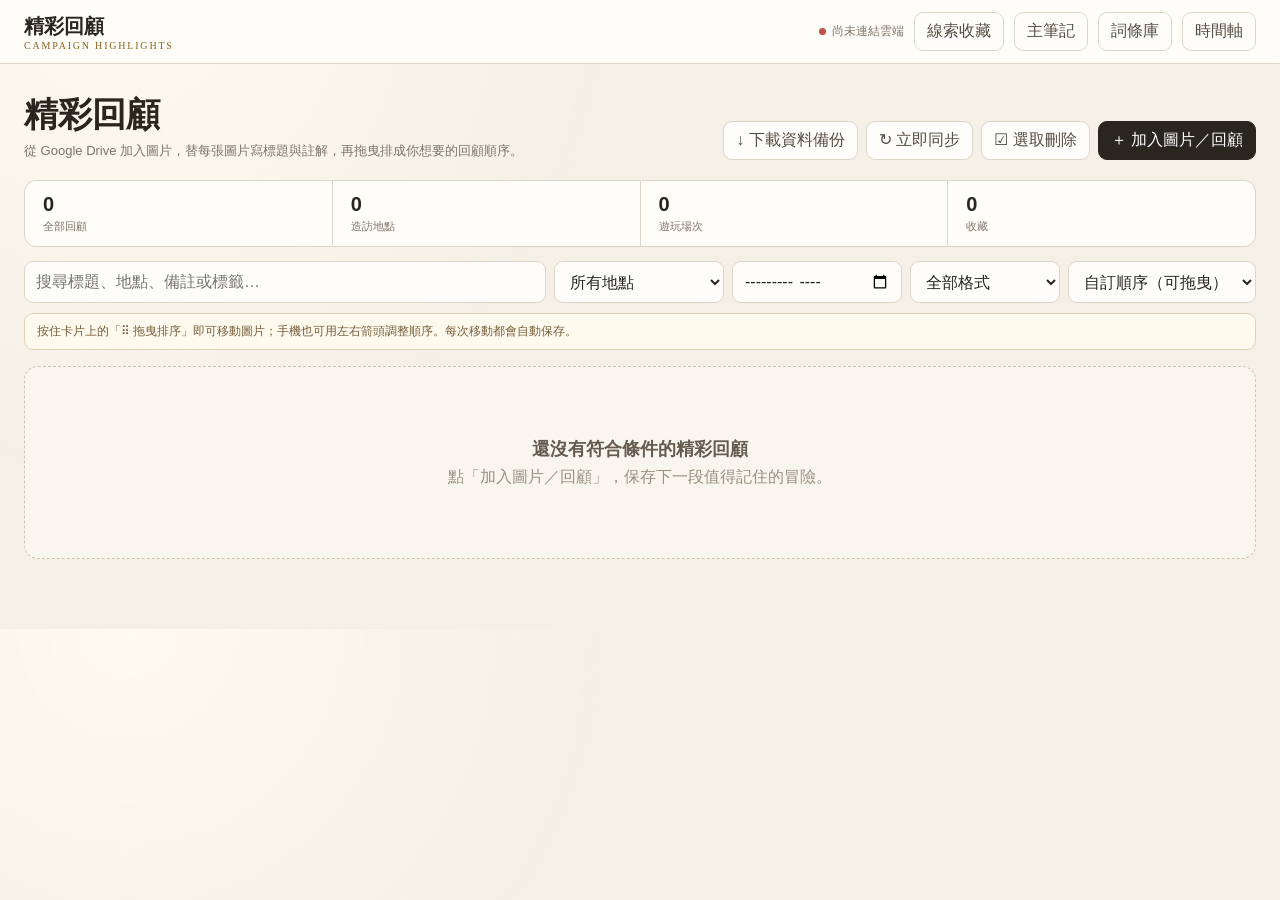
<file: slides.html>
<!doctype html>
<html lang="zh-Hant">
<head>
<meta charset="utf-8">
<meta name="viewport" content="width=device-width,initial-scale=1">
<title>精彩回顧｜冒險記錄</title>
<style>
:root{--paper:#f4f0e8;--panel:#fffdf8;--ink:#29251f;--muted:#7e756a;--line:#ded6ca;--gold:#b88333;--gold2:#8b6124;--red:#a7473c;--shadow:0 14px 40px rgba(49,39,27,.12)}
*{box-sizing:border-box}body{margin:0;background:radial-gradient(circle at 10% 0,#fffaf0 0,transparent 36%),var(--paper);color:var(--ink);font-family:ui-sans-serif,"Noto Sans TC","Microsoft JhengHei",sans-serif}
button,input,textarea,select{font:inherit}button{cursor:pointer}header{position:sticky;top:0;z-index:20;display:flex;align-items:center;gap:10px;padding:12px 24px;background:rgba(255,253,248,.94);backdrop-filter:blur(12px);border-bottom:1px solid var(--line)}
.brand{font-family:Georgia,"Noto Serif TC",serif;font-size:20px;font-weight:700;margin-right:auto}.brand em{display:block;font:500 10px ui-sans-serif;letter-spacing:.18em;color:var(--gold2);font-style:normal;text-transform:uppercase}
.btn{border:1px solid var(--line);background:#fffdf9;color:#554d43;border-radius:9px;padding:8px 12px;text-decoration:none;display:inline-flex;align-items:center;justify-content:center;gap:6px}.btn:hover{border-color:#bba98f;background:#fff}.btn.pri{background:var(--ink);border-color:var(--ink);color:#fff}.btn.gold{background:var(--gold);border-color:var(--gold);color:#fff}.btn.danger{color:var(--red);border-color:#e7c3bd}.sync{font-size:12px;color:var(--muted);display:flex;align-items:center;gap:6px}.sync-dot{width:7px;height:7px;border-radius:50%;background:#aaa}.sync.ok .sync-dot{background:#4f9762}.sync.saving .sync-dot{background:#d69a37;animation:pulse 1s infinite}.sync.err .sync-dot{background:#c05048}@keyframes pulse{50%{opacity:.35}}
main{max-width:1440px;margin:0 auto;padding:28px 24px 70px}.hero{display:flex;align-items:end;gap:20px;margin-bottom:20px}.hero h1{font-family:Georgia,"Noto Serif TC",serif;font-size:34px;margin:0 0 4px}.hero p{margin:0;color:var(--muted);font-size:13px}.hero-actions{margin-left:auto;display:flex;gap:8px}
.stats{display:flex;gap:1px;background:var(--line);border:1px solid var(--line);border-radius:12px;overflow:hidden;margin-bottom:14px}.stat{background:var(--panel);padding:12px 18px;flex:1;min-width:110px}.stat strong{font-size:20px;display:block}.stat span{font-size:11px;color:var(--muted)}
.toolbar{display:grid;grid-template-columns:minmax(220px,1fr) 170px 170px 150px auto;gap:8px;margin-bottom:18px}.inp,.sel{width:100%;border:1px solid var(--line);border-radius:9px;background:#fffdf9;color:var(--ink);padding:10px 11px;outline:none}.inp:focus,.sel:focus{border-color:#b58a4e;box-shadow:0 0 0 3px rgba(181,138,78,.12)}textarea.inp{min-height:110px;resize:vertical;line-height:1.6}
.gallery{display:grid;grid-template-columns:repeat(3,minmax(0,1fr));gap:17px;align-items:start}.card{background:var(--panel);border:1px solid var(--line);border-radius:14px;overflow:hidden;box-shadow:0 3px 12px rgba(47,37,26,.04);transition:.18s;position:relative}.card.selected{outline:3px solid var(--gold);outline-offset:2px}.card:hover{transform:translateY(-2px);box-shadow:var(--shadow)}.card.dragging{opacity:.45;transform:scale(.98)}.card.drop-before{box-shadow:-6px 0 0 var(--gold),var(--shadow)}.card.drop-after{box-shadow:6px 0 0 var(--gold),var(--shadow)}.visual{background:transparent;position:relative;overflow:hidden;cursor:pointer}.visual.image-visual img{display:block;width:100%;height:auto;object-fit:contain}.visual.pdf-visual{aspect-ratio:16/9;background:#26231f}.visual.pdf-visual>img{display:block;width:100%;height:100%;object-fit:cover}.visual .pdf{height:100%;display:grid;place-items:center;background:linear-gradient(140deg,#554a3f,#26221e);color:#fff}.pdf-icon{font:700 28px Georgia;border:2px solid #fff9;padding:9px 12px;border-radius:6px}.type-badge,.fav,.picker{position:absolute;top:10px;border-radius:999px;background:#1b1815c9;color:#fff;font-size:10px;padding:5px 8px;backdrop-filter:blur(5px)}.type-badge{left:10px}.fav{right:10px;border:0;font-size:17px;padding:3px 7px}.fav.on{color:#ffd369}.picker{left:10px;width:31px;height:31px;border:2px solid #fff;font-size:17px;padding:0}.picker.on{background:var(--gold)}.select-bar{display:none;align-items:center;gap:8px;padding:10px 12px;margin:-4px 0 14px;background:#fff8e9;border:1px solid #e4c993;border-radius:10px}.select-bar.open{display:flex}.select-bar span{margin-right:auto;font-size:13px;color:#705324}.order-tip{display:none;margin:-8px 0 16px;padding:9px 12px;border:1px solid #e1d1b6;border-radius:9px;background:#fff9ee;color:#765f3c;font-size:12px}.order-tip.open{display:block}.card-body{padding:14px}.order-tools{display:flex;align-items:center;gap:6px;margin:-2px 0 10px}.drag-handle{flex:1;text-align:center;border:1px dashed #c6b493;border-radius:7px;padding:5px 8px;color:#80683f;background:#fffaf0;font-size:11px;cursor:grab;user-select:none}.drag-handle:active{cursor:grabbing}.order-btn{width:29px;height:27px;padding:0;border:1px solid var(--line);border-radius:7px;background:#fff;color:#6d6254}.order-btn:hover{border-color:#b58a4e;background:#fff8eb}.card-title{font-weight:700;font-size:17px;margin:0 0 8px}.meta{display:flex;gap:8px;flex-wrap:wrap;color:var(--muted);font-size:12px;margin-bottom:8px}.meta b{color:#6e5736}.note{color:#625a50;font-size:13px;line-height:1.55;white-space:pre-wrap;display:-webkit-box;-webkit-line-clamp:3;-webkit-box-orient:vertical;overflow:hidden}.tags{display:flex;gap:5px;flex-wrap:wrap;margin-top:10px}.tag{font-size:10px;color:#735f43;background:#f1e9da;padding:3px 7px;border-radius:999px}.card-actions{display:flex;gap:6px;flex-wrap:wrap;margin-top:12px}.card-actions .btn{padding:6px 9px;font-size:12px}.empty{grid-column:1/-1;text-align:center;padding:70px 20px;border:1px dashed #cfc3b3;border-radius:14px;color:#9a9083;background:#f9f6ef}.empty strong{display:block;color:#655b4f;font-size:18px;margin-bottom:6px}
.modal-bg{position:fixed;inset:0;background:rgba(26,22,18,.72);z-index:50;display:none;align-items:center;justify-content:center;padding:20px}.modal-bg.open{display:flex}.modal{background:var(--panel);border-radius:16px;width:min(760px,100%);max-height:92vh;overflow:auto;box-shadow:0 25px 70px #0006}.modal-head{display:flex;align-items:center;padding:18px 20px;border-bottom:1px solid var(--line)}.modal-head h2{margin:0;font:700 21px Georgia,"Noto Serif TC",serif}.x{margin-left:auto;border:0;background:none;font-size:25px;color:#776e63}.modal-body{padding:20px}.form-grid{display:grid;grid-template-columns:1fr 1fr;gap:14px}.field.full{grid-column:1/-1}.label{font-size:11px;font-weight:700;color:#756b5e;margin-bottom:5px;letter-spacing:.05em}.hint{font-size:11px;color:#988e81;margin-top:5px;line-height:1.5}.drive-entry{display:grid;grid-template-columns:150px minmax(0,1fr);gap:8px}.drop{border:2px dashed #cabca8;border-radius:12px;min-height:150px;display:grid;place-items:center;text-align:center;padding:18px;background:#faf7f0;transition:.15s}.drop.drag{border-color:var(--gold);background:#fff7e9}.drop strong{display:block;font-size:16px;margin-bottom:4px}.file-list{display:flex;flex-direction:column;gap:6px;margin-top:10px}.file-row{display:flex;align-items:center;gap:8px;padding:8px 10px;background:#f2eee6;border-radius:8px;font-size:12px}.file-row span:first-child{flex:1;overflow:hidden;text-overflow:ellipsis;white-space:nowrap}.warn{color:#a26018}.progress{height:7px;background:#e7e0d5;border-radius:999px;overflow:hidden;margin-top:10px;display:none}.progress i{display:block;height:100%;width:0;background:var(--gold);transition:.25s}.modal-actions{display:flex;justify-content:flex-end;gap:8px;padding-top:16px}
.page-manager{width:min(1050px,100%)}.page-tools{display:flex;gap:7px;align-items:center;flex-wrap:wrap;margin-bottom:14px}.page-tools span{margin-right:auto;color:var(--muted);font-size:12px}.page-grid{display:grid;grid-template-columns:repeat(4,minmax(0,1fr));gap:12px}.page-card{border:2px solid #d7cfc3;border-radius:10px;background:#eee8df;overflow:hidden;position:relative;cursor:pointer}.page-card.keep{border-color:#5d9468;background:#edf8ef}.page-card.cover{outline:3px solid #d5a23f;outline-offset:2px}.page-card.remove{opacity:.48;filter:grayscale(1)}.page-card canvas{display:block;width:100%;height:auto;background:#fff}.page-status{display:flex;align-items:center;justify-content:space-between;padding:7px 9px;font-size:11px}.page-status b{color:#2e713e}.page-card.remove .page-status b{color:#a0443b}.cover-btn{width:calc(100% - 14px);margin:0 7px 7px;border:1px solid #cdbb9e;background:#fff9ee;color:#76531d;border-radius:6px;padding:5px;font-size:11px}.page-card.cover .cover-btn{background:#b88333;border-color:#b88333;color:#fff;font-weight:700}.manager-loading{text-align:center;padding:55px 20px;color:var(--muted)}
.viewer{position:fixed;inset:0;z-index:80;background:#111;display:none;flex-direction:column;color:#fff}.viewer.open{display:flex}.viewer-top{height:58px;display:flex;align-items:center;gap:10px;padding:8px 16px;background:#181818}.viewer-title{font-weight:700;overflow:hidden;text-overflow:ellipsis;white-space:nowrap}.viewer-count{font-size:12px;color:#aaa}.viewer-tools{margin-left:auto;display:flex;gap:7px}.viewer-tools .btn{background:#292929;border-color:#444;color:#fff}.stage{flex:1;min-height:0;display:flex;align-items:center;justify-content:center;position:relative}.stage img{max-width:100%;max-height:100%;object-fit:contain}.stage iframe{border:0;width:100%;height:100%;background:#fff}.nav-arrow{position:absolute;top:50%;transform:translateY(-50%);z-index:3;width:44px;height:58px;border:0;border-radius:8px;background:#0008;color:#fff;font-size:28px}.nav-arrow.prev{left:14px}.nav-arrow.next{right:14px}.caption{background:#181818;padding:10px 20px;color:#ccc;font-size:13px;max-height:110px;overflow:auto}.caption b{color:#e3bd77}.toast{position:fixed;left:50%;bottom:24px;transform:translate(-50%,20px);background:#25211d;color:#fff;padding:10px 16px;border-radius:9px;opacity:0;pointer-events:none;z-index:100;transition:.2s}.toast.show{opacity:1;transform:translate(-50%,0)}
@media(max-width:1000px){.gallery{grid-template-columns:repeat(2,minmax(0,1fr))}.toolbar{grid-template-columns:1fr 1fr}.toolbar .search{grid-column:1/-1}.hero{align-items:start}.hero-actions{flex-wrap:wrap;justify-content:end}}
@media(max-width:640px){header{padding:10px 12px;flex-wrap:wrap}.brand{width:100%}header .btn{font-size:12px;padding:7px 9px}main{padding:20px 12px 55px}.hero{display:block}.hero h1{font-size:27px}.hero-actions{margin-top:14px;justify-content:start}.stats{overflow:auto}.stat{min-width:120px}.toolbar{grid-template-columns:1fr}.toolbar .search{grid-column:auto}.gallery{grid-template-columns:1fr}.form-grid,.drive-entry{grid-template-columns:1fr}.field.full{grid-column:auto}.modal-bg{padding:8px}.viewer-top{padding:8px}.viewer-tools .label-hide{display:none}.caption{font-size:12px}}
@media(max-width:640px){.page-grid{grid-template-columns:repeat(2,minmax(0,1fr))}}
</style>
<script src="./adventure-shared.js"></script>
</head>
<body>
<header>
  <div class="brand">精彩回顧<em>Campaign Highlights</em></div>
  <div class="sync" id="sync"><i class="sync-dot"></i><span id="sync-text">讀取中</span></div>
  <a class="btn" href="./clues.html?v=20260907-3">線索收藏</a><a class="btn" href="./index.html">主筆記</a><a class="btn" href="./entities.html">詞條庫</a><a class="btn" href="./timeline.html">時間軸</a>
</header>
<main>
  <section class="hero"><div><h1>精彩回顧</h1><p>從 Google Drive 加入圖片，替每張圖片寫標題與註解，再拖曳排成你想要的回顧順序。</p></div><div class="hero-actions"><button class="btn" onclick="downloadBackup()">↓ 下載資料備份</button><button class="btn" onclick="syncNow()">↻ 立即同步</button><button class="btn" id="select-btn" onclick="toggleSelectionMode()">☑ 選取刪除</button><button class="btn pri" onclick="openEditor()">＋ 加入圖片／回顧</button></div></section>
  <section class="stats"><div class="stat"><strong id="count">0</strong><span>全部回顧</span></div><div class="stat"><strong id="places">0</strong><span>造訪地點</span></div><div class="stat"><strong id="sessions">0</strong><span>遊玩場次</span></div><div class="stat"><strong id="favs">0</strong><span>收藏</span></div></section>
  <section class="toolbar">
    <input class="inp search" id="search" placeholder="搜尋標題、地點、備註或標籤…" oninput="render()">
    <select class="sel" id="place-filter" onchange="render()"><option value="">所有地點</option></select>
    <input class="inp" id="date-filter" type="month" onchange="render()" title="依遊玩月份篩選">
    <select class="sel" id="type-filter" onchange="render()"><option value="">全部格式</option><option value="image">圖片</option><option value="pdf">PDF</option><option value="favorite">只看收藏</option></select>
    <select class="sel" id="sort" onchange="handleSortChange()"><option value="custom">自訂順序（可拖曳）</option><option value="played-desc">遊玩時間：新到舊</option><option value="played-asc">遊玩時間：舊到新</option><option value="created-desc">最近加入</option><option value="title">標題排序</option></select>
  </section>
  <div class="order-tip" id="order-tip">按住卡片上的「⠿ 拖曳排序」即可移動圖片；手機也可用左右箭頭調整順序。每次移動都會自動保存。</div>
  <section class="select-bar" id="select-bar"><span>已選取 <strong id="selected-count">0</strong> 張</span><button class="btn" onclick="selectAllVisible()">選取目前全部</button><button class="btn danger" onclick="deleteSelected()">刪除所選</button><button class="btn" onclick="toggleSelectionMode(false)">取消</button></section>
  <section class="gallery" id="gallery"></section>
</main>

<div class="modal-bg" id="editor"><div class="modal"><div class="modal-head"><h2 id="editor-title">加入精彩回顧</h2><button class="x" onclick="closeEditor()">×</button></div><div class="modal-body">
  <div class="form-grid">
    <div class="field full" id="upload-field">
      <div style="display:flex;align-items:center;gap:8px;margin-bottom:6px"><div class="label" style="margin:0">方法一：Google Drive 公開圖片／PDF 網址</div><a class="btn" style="padding:5px 9px;font-size:11px;margin-left:auto" href="https://drive.google.com/drive/my-drive" target="_blank" rel="noopener">開啟 Google Drive ↗</a></div>
      <div class="drive-entry"><select class="sel" id="link-type"><option value="image">圖片</option><option value="pdf">PDF 文件</option></select><textarea class="inp" id="link-url" rows="3" placeholder="貼上 Google Drive 公開分享網址；多張圖片請一行貼一個網址"></textarea></div>
      <div class="hint">Drive 權限請設為「知道連結的任何人可查看」。可一次貼多個網址，每行一個；網頁只保存連結，方便整包備份，也不會重複占用空間。</div>
      <div style="display:flex;align-items:center;gap:8px;margin:16px 0 8px"><span style="height:1px;background:var(--line);flex:1"></span><span class="hint">或直接上傳檔案到系統的 Drive 資料夾</span><span style="height:1px;background:var(--line);flex:1"></span></div>
      <div class="label">方法二：直接上傳圖片或 PDF</div><div class="drop" id="drop" onclick="document.getElementById('files').click()"><div><strong>拖放檔案到這裡，或點一下選擇</strong><span>PNG、JPG、WebP、PDF｜可一次選取多個｜單檔 15 MB</span></div></div><input type="file" id="files" accept="image/png,image/jpeg,image/webp,application/pdf" multiple hidden onchange="selectFiles(this.files)"><div class="file-list" id="file-list"></div><div class="progress" id="progress"><i id="progress-bar"></i></div>
    </div>
    <div class="field full"><div class="label">圖片標題</div><input class="inp" id="title" placeholder="例如：月光下的黑塔（多張圖片會自動加上編號或檔名）"></div>
    <div class="field"><div class="label">遇見地點</div><input class="inp" id="location" list="location-list" placeholder="例如：灰港、醉龍酒館"><datalist id="location-list"></datalist></div>
    <div class="field"><div class="label">遊玩時間</div><input class="inp" id="played-at" type="datetime-local"></div>
    <div class="field"><div class="label">世界內日期</div><input class="inp" id="world-date" placeholder="例如：格蘭歷 1023 年霧月 12 日"></div>
    <div class="field"><div class="label">標籤</div><input class="inp" id="tags" placeholder="人物、Boss、伏筆（逗號分隔）"></div>
    <div class="field full"><div class="label">圖片註解</div><textarea class="inp" id="note" placeholder="當時發生了什麼、玩家的反應、尚未解開的線索…"></textarea></div>
    <label class="field full" style="display:flex;align-items:center;gap:8px"><input type="checkbox" id="favorite"> 加入收藏</label>
  </div>
  <div class="hint" id="upload-hint">Drive 網址與直接上傳請擇一使用。圖片標題與註解之後都可以隨時編輯；完整圖片可在播放模式查看。</div>
  <div class="modal-actions"><button class="btn" onclick="closeEditor()">取消</button><button class="btn gold" id="save-btn" onclick="saveEditor()">加入精彩回顧</button></div>
</div></div></div>

<div class="modal-bg" id="url-modal"><div class="modal" style="max-width:560px"><div class="modal-head"><h2>連結雲端</h2><button class="x" onclick="closeUrlModal()">×</button></div><div class="modal-body"><p style="color:var(--muted);line-height:1.7;margin-top:0">直接上傳需要新版 Google Apps Script。請先把 <code>google-apps-script/Code.gs.example</code> 部署成 Web 應用程式，再貼上網址。</p><input class="inp" id="gs-url" type="url" placeholder="https://script.google.com/macros/s/.../exec"><div class="modal-actions"><button class="btn" onclick="closeUrlModal()">取消</button><button class="btn pri" onclick="saveGsUrl()">儲存並連線</button></div></div></div></div>

<div class="modal-bg" id="page-modal"><div class="modal page-manager"><div class="modal-head"><div><h2>PDF 頁面移除與管理</h2><div class="hint" id="page-manager-title"></div></div><button class="x" onclick="closePageManager()">×</button></div><div class="modal-body"><div class="page-tools"><span id="page-summary">讀取 PDF 中…</span><button class="btn" onclick="setAllPages(true)">全部復原</button><button class="btn danger" onclick="setAllPages(false)">全部移除</button><button class="btn" onclick="invertPages()">反向選取</button><label class="btn">選擇本機 PDF<input type="file" id="page-local-file" accept="application/pdf" hidden onchange="loadManagerLocalFile(this.files[0])"></label></div><div class="page-grid" id="page-grid"><div class="manager-loading">正在產生頁面縮圖…</div></div><div class="hint">點選任意頁面即可在「保留／已移除」之間切換；已移除頁面不會出現在播放內容。這是可復原的移除，不會刪除或修改 Google Drive 上的原始 PDF。按「設為封面」可指定卡片主要縮圖。</div><div class="modal-actions"><button class="btn" onclick="closePageManager()">取消</button><button class="btn gold" onclick="savePageSelection()">保存並同步</button></div></div></div></div>

<div class="viewer" id="viewer"><div class="viewer-top"><div><div class="viewer-title" id="viewer-title"></div><div class="viewer-count" id="viewer-count"></div></div><div class="viewer-tools"><button class="btn" onclick="toggleAuto()"><span id="auto-icon">▶</span> <span class="label-hide" id="auto-label">自動播放</span></button><button class="btn" onclick="toggleFullscreen()">⛶ <span class="label-hide">全螢幕</span></button><button class="btn" onclick="closeViewer()">×</button></div></div><div class="stage" id="stage"><button class="nav-arrow prev" onclick="moveViewer(-1)">‹</button><div id="media" style="width:100%;height:100%;display:flex;align-items:center;justify-content:center"></div><button class="nav-arrow next" onclick="moveViewer(1)">›</button></div><div class="caption" id="caption"></div></div>
<div class="toast" id="toast"></div>

<script>
const APP_KEY='adventure-notes-v1',LEGACY_APP_KEY='dnd-v3',GS_URL_KEY='adventure-notes-gs-url',LEGACY_GS_URL_KEY='dnd-gs-url',DIRTY_KEY='adventure-notes-dirty';
let app={},slides=[],selectedFiles=[],editingId='',gsUrl=localStorage.getItem(GS_URL_KEY)||localStorage.getItem(LEGACY_GS_URL_KEY)||'',saveTimer=null,viewerItems=[],viewerIndex=0,autoTimer=null,selectionMode=false,selectedIds=new Set(),pdfjsLib=null,managerSlideId='',managerPdf=null,managerOriginalHidden=[],managerOriginalCoverPage=0,managerOriginalCoverDataUrl='',currentPdfDoc=null,currentPdfPages=[],currentPdfIndex=0,viewerRenderToken=0,draggedSlideId='';const pdfCache=new Map();
const $=id=>document.getElementById(id);const nowIso=()=>new Date().toISOString();
function esc(v){return String(v||'').replace(/&/g,'&amp;').replace(/</g,'&lt;').replace(/>/g,'&gt;').replace(/"/g,'&quot;')}
function uid(){return 's'+Date.now().toString(36)+Math.random().toString(36).slice(2,8)}
function normalizeTags(v){return [...new Set((Array.isArray(v)?v:String(v||'').split(/[,，、]/)).map(x=>String(x).trim()).filter(Boolean))]}
function normalizeSlide(s){s=s&&typeof s==='object'?s:{};return {id:String(s.id||uid()).replace(/[^a-zA-Z0-9_-]/g,'')||uid(),title:s.title||s.fileName||'未命名回顧',location:s.location||'',playedAt:s.playedAt||'',worldDate:s.worldDate||'',tags:normalizeTags(s.tags),note:s.note||'',favorite:!!s.favorite,mediaType:s.mediaType==='pdf'||s.mimeType==='application/pdf'?'pdf':'image',mimeType:s.mimeType||'',fileId:s.fileId||'',resourceKey:s.resourceKey||extractDriveResourceKey(s.viewUrl||s.mediaUrl||''),fileName:s.fileName||'',viewUrl:s.viewUrl||s.mediaUrl||'',previewUrl:s.previewUrl||'',thumbnailUrl:s.thumbnailUrl||(s.fileId?`https://drive.google.com/thumbnail?id=${encodeURIComponent(s.fileId)}&sz=w1600`:''),coverPage:Number(s.coverPage)||0,coverDataUrl:/^data:image\/jpeg;base64,/i.test(s.coverDataUrl||'')?s.coverDataUrl:'',managedFile:s.managedFile===true||(s.managedFile!==false&&!!s.fileId&&!!s.fileName),hiddenPages:[...new Set((Array.isArray(s.hiddenPages)?s.hiddenPages:[]).map(Number).filter(n=>Number.isInteger(n)&&n>0))],pageCount:Number(s.pageCount)||0,width:Number(s.width)||0,height:Number(s.height)||0,createdAt:s.createdAt||nowIso(),updatedAt:s.updatedAt||s.createdAt||nowIso()}}
function readLocal(){try{return JSON.parse(localStorage.getItem(APP_KEY)||localStorage.getItem(LEGACY_APP_KEY)||'{}')}catch{return {}}}
function persistLocal(){app=AdventureClues.preserve(app);app.slides=slides;localStorage.setItem(APP_KEY,JSON.stringify(app));localStorage.setItem(LEGACY_APP_KEY,JSON.stringify(app))}
function setStatus(state,text){$('sync').className='sync '+state;$('sync-text').textContent=text}
function markDirty(){localStorage.setItem(DIRTY_KEY,'1')}
function toast(msg){$('toast').textContent=msg;$('toast').classList.add('show');clearTimeout(toast.t);toast.t=setTimeout(()=>$('toast').classList.remove('show'),2600)}
function fmtDate(v){if(!v)return '';const d=new Date(v);return Number.isNaN(d.getTime())?v:new Intl.DateTimeFormat('zh-TW',{year:'numeric',month:'2-digit',day:'2-digit',hour:'2-digit',minute:'2-digit'}).format(d)}
function bytes(n){if(!n)return '';return n>1048576?(n/1048576).toFixed(1)+' MB':Math.ceil(n/1024)+' KB'}
function localDateTimeValue(date=new Date()){const z=n=>String(n).padStart(2,'0');return `${date.getFullYear()}-${z(date.getMonth()+1)}-${z(date.getDate())}T${z(date.getHours())}:${z(date.getMinutes())}`}
function downloadBackup(){app.slides=slides;persistLocal();const blob=new Blob([JSON.stringify(app,null,2)],{type:'application/json'}),url=URL.createObjectURL(blob),a=document.createElement('a'),stamp=new Date().toLocaleDateString('zh-TW').replace(/\//g,'-');a.href=url;a.download=`冒險記錄-完整備份-${stamp}.json`;document.body.appendChild(a);a.click();a.remove();setTimeout(()=>URL.revokeObjectURL(url),1000);toast('完整資料備份已下載，請和網站資料夾一起保存到 Google Drive')}
async function init(){app=readLocal();slides=(Array.isArray(app.slides)?app.slides:[]).map(normalizeSlide);persistLocal();setupDrop();if(gsUrl){if(localStorage.getItem(DIRTY_KEY)==='1')await cloudSave();else await cloudLoad()}else setStatus('err','尚未連結雲端');render()}
async function cloudLoad(){setStatus('saving','正在載入…');try{const res=await fetch(gsUrl);const json=await res.json();if(!json.ok)throw new Error(json.error||'讀取失敗');if(json.data){app=JSON.parse(json.data);if(json.updatedAt)app.updatedAt=json.updatedAt;slides=(Array.isArray(app.slides)?app.slides:[]).map(normalizeSlide);persistLocal()}setStatus('ok','已同步');localStorage.removeItem(DIRTY_KEY);return true}catch(e){setStatus('err','連線失敗');toast('雲端讀取失敗：'+e.message);return false}}
function scheduleSave(){app.slides=slides;app.updatedAt=nowIso();persistLocal();markDirty();if(!gsUrl){setStatus('err','已暫存本機');return}setStatus('saving','正在保存…');clearTimeout(saveTimer);saveTimer=setTimeout(cloudSave,700)}
async function cloudSave(){if(!gsUrl)return false;clearTimeout(saveTimer);try{app.slides=slides;app.updatedAt=nowIso();const p=new URLSearchParams({value:JSON.stringify(await AdventureClues.prepareSave(app,gsUrl))});const res=await fetch(gsUrl,{method:'POST',body:p});const json=await res.json();if(!json.ok)throw new Error(json.error||'保存失敗');if(json.updatedAt)app.updatedAt=json.updatedAt;persistLocal();localStorage.removeItem(DIRTY_KEY);setStatus('ok','已同步');return true}catch(e){markDirty();setStatus('err','保存失敗');toast('雲端保存失敗：'+e.message);return false}}
async function syncNow(){if(!gsUrl){openUrlModal();return}if(localStorage.getItem(DIRTY_KEY)==='1')await cloudSave();else{await cloudLoad();render()}}
function openUrlModal(){$('gs-url').value=gsUrl;$('url-modal').classList.add('open')}function closeUrlModal(){$('url-modal').classList.remove('open')}
async function saveGsUrl(){const v=$('gs-url').value.trim();if(!v){toast('請輸入 Web 應用程式網址');return}gsUrl=v;localStorage.setItem(GS_URL_KEY,v);closeUrlModal();await cloudLoad();render()}
function renderFilters(){const current=$('place-filter').value;const places=[...new Set(slides.map(s=>s.location).filter(Boolean))].sort((a,b)=>a.localeCompare(b,'zh-Hant'));$('place-filter').innerHTML='<option value="">所有地點</option>'+places.map(x=>`<option${x===current?' selected':''}>${esc(x)}</option>`).join('');const nodePlaces=Object.values(app.nodes||{}).filter(n=>n&&['地點','城鎮'].includes(n.tag)).map(n=>n.title);$('location-list').innerHTML=[...new Set([...places,...nodePlaces])].map(x=>`<option value="${esc(x)}">`).join('')}
function filtered(){const q=$('search').value.trim().toLocaleLowerCase(),place=$('place-filter').value,month=$('date-filter').value,type=$('type-filter').value;const arr=slides.filter(s=>(!q||[s.title,s.location,s.worldDate,s.note,...s.tags].join(' ').toLocaleLowerCase().includes(q))&&(!place||s.location===place)&&(!month||(s.playedAt||'').startsWith(month))&&(!type||(type==='favorite'?s.favorite:s.mediaType===type)));const sort=$('sort').value;if(sort==='custom')return arr;arr.sort((a,b)=>sort==='played-asc'?String(a.playedAt||a.createdAt).localeCompare(String(b.playedAt||b.createdAt)):sort==='created-desc'?String(b.createdAt).localeCompare(String(a.createdAt)):sort==='title'?a.title.localeCompare(b.title,'zh-Hant'):String(b.playedAt||b.createdAt).localeCompare(String(a.playedAt||a.createdAt)));return arr}
function previewUrl(s){if(s.previewUrl)return s.previewUrl;if(s.fileId)return `https://drive.google.com/thumbnail?id=${encodeURIComponent(s.fileId)}&sz=w1600`;return s.viewUrl}
function handleSortChange(){render()}
function render(){
  renderFilters();
  $('count').textContent=slides.length;
  $('places').textContent=new Set(slides.map(s=>s.location).filter(Boolean)).size;
  $('sessions').textContent=new Set(slides.map(s=>(s.playedAt||'').slice(0,10)).filter(Boolean)).size;
  $('favs').textContent=slides.filter(s=>s.favorite).length;
  $('selected-count').textContent=selectedIds.size;
  const list=filtered(),manualOrder=$('sort').value==='custom';
  $('order-tip').classList.toggle('open',manualOrder&&!selectionMode);
  $('gallery').innerHTML=list.length?list.map(s=>`<article class="card ${selectedIds.has(s.id)?'selected':''}" data-slide-id="${s.id}">
    <div class="visual ${s.mediaType==='pdf'?'pdf-visual':'image-visual'}" onclick="${selectionMode?`toggleSelected('${s.id}')`:`openViewer('${s.id}')`}">${s.mediaType==='pdf'?((s.coverDataUrl||s.thumbnailUrl)?`<img src="${esc(s.coverDataUrl||s.thumbnailUrl)}" alt="${esc(s.title)}" loading="lazy"><span class="pdf-icon" style="position:absolute;left:50%;top:50%;transform:translate(-50%,-50%);background:#241f1a99">PDF</span>`:'<div class="pdf"><span class="pdf-icon">PDF</span></div>'):`<img src="${esc(previewUrl(s))}" alt="${esc(s.title)}" loading="lazy">`}${selectionMode?`<button class="picker ${selectedIds.has(s.id)?'on':''}" onclick="event.stopPropagation();toggleSelected('${s.id}')">${selectedIds.has(s.id)?'✓':''}</button>`:`<span class="type-badge">${s.mediaType==='pdf'?(s.pageCount?`${s.pageCount-s.hiddenPages.length}/${s.pageCount} 頁`:'PDF'):'圖片'}</span><button class="fav ${s.favorite?'on':''}" onclick="event.stopPropagation();toggleFavorite('${s.id}')" title="收藏">★</button>`}</div>
    <div class="card-body">${manualOrder&&!selectionMode?`<div class="order-tools"><button class="order-btn" onclick="moveSlideStep('${s.id}',-1)" title="往前移">←</button><div class="drag-handle" draggable="true" title="拖曳圖片改變順序">⠿ 拖曳排序</div><button class="order-btn" onclick="moveSlideStep('${s.id}',1)" title="往後移">→</button></div>`:''}<h2 class="card-title">${esc(s.title)}</h2><div class="meta">${s.location?`<span>⌖ <b>${esc(s.location)}</b></span>`:''}${s.playedAt?`<span>◷ ${esc(fmtDate(s.playedAt))}</span>`:''}${s.worldDate?`<span>◇ ${esc(s.worldDate)}</span>`:''}${s.coverPage?`<span>★ 第 ${s.coverPage} 頁封面</span>`:''}${!s.managedFile?'<span>🔗 Drive 連結</span>':''}</div>${s.note?`<div class="note">${esc(s.note)}</div>`:''}${s.tags.length?`<div class="tags">${s.tags.map(t=>`<span class="tag"># ${esc(t)}</span>`).join('')}</div>`:''}${selectionMode?'':`<div class="card-actions"><button class="btn" onclick="openViewer('${s.id}')">播放</button>${s.mediaType==='pdf'?`<button class="btn" onclick="openPageManager('${s.id}')">管理頁面</button>`:''}<button class="btn" onclick="openEditor('${s.id}')">編輯標題／註解</button><button class="btn danger" onclick="removeSlide('${s.id}')">刪除</button></div>`}</div>
  </article>`).join(''):'<div class="empty"><strong>還沒有符合條件的精彩回顧</strong>點「加入圖片／回顧」，保存下一段值得記住的冒險。</div>';
  if(manualOrder&&!selectionMode)setupGalleryDrag();
}
function clearDropIndicators(){$('gallery').querySelectorAll('.drop-before,.drop-after,.dragging').forEach(el=>el.classList.remove('drop-before','drop-after','dragging'))}
function setupGalleryDrag(){
  $('gallery').querySelectorAll('.drag-handle').forEach(handle=>handle.addEventListener('dragstart',e=>{draggedSlideId=handle.closest('.card')?.dataset.slideId||'';handle.closest('.card')?.classList.add('dragging');e.dataTransfer.effectAllowed='move';e.dataTransfer.setData('text/plain',draggedSlideId)}));
  $('gallery').querySelectorAll('.card').forEach(card=>{
    card.addEventListener('dragover',e=>{if(!draggedSlideId||card.dataset.slideId===draggedSlideId)return;e.preventDefault();clearDropIndicators();$('gallery').querySelector(`[data-slide-id="${draggedSlideId}"]`)?.classList.add('dragging');const rect=card.getBoundingClientRect(),after=e.clientY>rect.top+rect.height/2;card.classList.add(after?'drop-after':'drop-before');e.dataTransfer.dropEffect='move'});
    card.addEventListener('drop',e=>{e.preventDefault();const targetId=card.dataset.slideId,after=card.classList.contains('drop-after');if(draggedSlideId&&targetId!==draggedSlideId)moveSlideRelative(draggedSlideId,targetId,after);draggedSlideId='';clearDropIndicators()});
  });
  $('gallery').querySelectorAll('.drag-handle').forEach(handle=>handle.addEventListener('dragend',()=>{draggedSlideId='';clearDropIndicators()}));
}
function moveSlideRelative(sourceId,targetId,after=false){const from=slides.findIndex(s=>s.id===sourceId);if(from<0)return;const [moved]=slides.splice(from,1);const target=slides.findIndex(s=>s.id===targetId);if(target<0){slides.splice(from,0,moved);return}slides.splice(target+(after?1:0),0,moved);moved.updatedAt=nowIso();scheduleSave();render();toast('回顧順序已保存')}
function moveSlideStep(id,delta){const list=filtered(),index=list.findIndex(s=>s.id===id),neighbor=list[index+delta];if(!neighbor){toast(delta<0?'已經是第一張':'已經是最後一張');return}moveSlideRelative(id,neighbor.id,delta>0)}
function setupDrop(){const d=$('drop');['dragenter','dragover'].forEach(e=>d.addEventListener(e,x=>{x.preventDefault();d.classList.add('drag')}));['dragleave','drop'].forEach(e=>d.addEventListener(e,x=>{x.preventDefault();d.classList.remove('drag')}));d.addEventListener('drop',e=>selectFiles(e.dataTransfer.files))}
async function getImageSize(file){if(!file.type.startsWith('image/'))return {width:0,height:0};return new Promise(resolve=>{const img=new Image(),url=URL.createObjectURL(file);img.onload=()=>{resolve({width:img.naturalWidth,height:img.naturalHeight});URL.revokeObjectURL(url)};img.onerror=()=>resolve({width:0,height:0});img.src=url})}
async function selectFiles(files){const allowed=['image/png','image/jpeg','image/webp','application/pdf'];selectedFiles=[...files].filter(f=>allowed.includes(f.type)&&f.size<=15*1024*1024);if(!selectedFiles.length){toast('請選擇 15 MB 以下的 PNG、JPG、WebP 或 PDF');return}const rows=[];for(const f of selectedFiles){const size=await getImageSize(f);f._dimensions=size;const ratio=size.width&&size.height?size.width/size.height:0;rows.push(`<div class="file-row"><span>${esc(f.name)}</span><span>${bytes(f.size)}</span>${ratio&&Math.abs(ratio-16/9)>.04?`<span class="warn">${size.width}×${size.height}（非 16:9）</span>`:ratio?`<span>${size.width}×${size.height}</span>`:'<span>PDF</span>'}</div>`)}$('file-list').innerHTML=rows.join('');if(selectedFiles.length===1&&!$('title').value)$('title').value=selectedFiles[0].name.replace(/\.[^.]+$/,'')}
function resetEditor(){editingId='';selectedFiles=[];$('editor-title').textContent='加入精彩回顧';$('save-btn').textContent='加入精彩回顧';$('upload-field').style.display='';$('file-list').innerHTML='';$('files').value='';$('link-url').value='';$('link-type').value='image';$('title').value='';$('location').value='';$('played-at').value=localDateTimeValue();$('world-date').value='';$('tags').value='';$('note').value='';$('favorite').checked=false;$('progress').style.display='none';$('progress-bar').style.width='0'}
function openEditor(id=''){resetEditor();editingId=id;if(id){const s=slides.find(x=>x.id===id);if(!s)return;$('editor-title').textContent='編輯圖片標題與註解';$('save-btn').textContent='保存修改';$('upload-field').style.display='none';$('title').value=s.title;$('location').value=s.location;$('played-at').value=(s.playedAt||'').slice(0,16);$('world-date').value=s.worldDate;$('tags').value=s.tags.join('、');$('note').value=s.note;$('favorite').checked=s.favorite}$('editor').classList.add('open')}
function closeEditor(){if($('save-btn').disabled)return;$('editor').classList.remove('open')}
function formMeta(){return {title:$('title').value.trim(),location:$('location').value.trim(),playedAt:$('played-at').value?new Date($('played-at').value).toISOString():'',worldDate:$('world-date').value.trim(),tags:normalizeTags($('tags').value),note:$('note').value.trim(),favorite:$('favorite').checked}}
function fileBase64(file){return new Promise((resolve,reject)=>{const r=new FileReader();r.onload=()=>resolve(String(r.result).split(',')[1]||'');r.onerror=reject;r.readAsDataURL(file)})}
async function uploadFile(file){const base64=await fileBase64(file),p=new URLSearchParams({action:'uploadMedia',fileName:file.name,mimeType:file.type,base64});const res=await fetch(gsUrl,{method:'POST',body:p});const json=await res.json();if(!json.ok)throw new Error(json.error||'上傳失敗');return json}
function extractDriveId(url){const raw=String(url||'').trim();const patterns=[/\/file\/d\/([^/?#]+)/,/[?&]id=([^&#]+)/,/\/d\/([^/=?#]+)/];for(const p of patterns){const m=raw.match(p);if(m&&m[1])return decodeURIComponent(m[1])}return ''}
function extractDriveResourceKey(url){const m=String(url||'').match(/[?&]resourcekey=([^&#]+)/i);return m&&m[1]?decodeURIComponent(m[1]):''}
function linkedMedia(url,type){const raw=String(url||'').trim();if(!/^https:\/\//i.test(raw))throw new Error('請輸入有效的 https:// Google Drive 公開網址。');const fileId=extractDriveId(raw),resourceKey=extractDriveResourceKey(raw);if(!fileId&&!/googleusercontent\.com/i.test(raw))throw new Error('找不到 Google Drive 檔案 ID，請貼上單一檔案的公開分享網址。');return {fileId,resourceKey,mediaType:type,mimeType:type==='pdf'?'application/pdf':'image/*',fileName:'',managedFile:false,viewUrl:raw,previewUrl:fileId?(type==='pdf'?`https://drive.google.com/file/d/${encodeURIComponent(fileId)}/preview`:`https://drive.google.com/thumbnail?id=${encodeURIComponent(fileId)}&sz=w1600`):raw,thumbnailUrl:fileId?`https://drive.google.com/thumbnail?id=${encodeURIComponent(fileId)}&sz=w1600`:raw}}
async function saveEditor(){
  const meta=formMeta();
  if(editingId){const s=slides.find(x=>x.id===editingId);Object.assign(s,meta,{title:meta.title||s.title,updatedAt:nowIso()});scheduleSave();render();closeEditor();toast('圖片標題與註解已保存');return}
  const linkUrls=$('link-url').value.split(/\r?\n/).map(x=>x.trim()).filter(Boolean);
  if(selectedFiles.length&&linkUrls.length){toast('直接上傳與 Drive 網址請擇一使用');return}
  if(!selectedFiles.length&&!linkUrls.length){toast('請選擇檔案或貼上 Google Drive 網址');return}
  if(selectedFiles.length&&!gsUrl){openUrlModal();toast('直接上傳前請先連結雲端');return}
  const btn=$('save-btn');btn.disabled=true;
  try{
    if(linkUrls.length){
      const type=$('link-type').value,multi=linkUrls.length>1;
      const added=linkUrls.map((url,i)=>{const linked=linkedMedia(url,type),baseTitle=type==='pdf'?'Drive PDF':'Drive 圖片';return normalizeSlide({...meta,...linked,id:uid(),title:meta.title?(multi?`${meta.title} ${i+1}`:meta.title):(multi?`${baseTitle} ${i+1}`:baseTitle),createdAt:nowIso(),updatedAt:nowIso()})});slides.push(...added);
      persistLocal();if(gsUrl)await cloudSave();else scheduleSave();render();$('editor').classList.remove('open');toast(`已加入 ${linkUrls.length} 個 Drive 回顧`);return
    }
    $('progress').style.display='block';
    for(let i=0;i<selectedFiles.length;i++){
      const f=selectedFiles[i];btn.textContent=`上傳中 ${i+1}/${selectedFiles.length}`;$('progress-bar').style.width=Math.round(i/selectedFiles.length*100)+'%';const up=await uploadFile(f),multi=selectedFiles.length>1;
      const slide=normalizeSlide({...meta,id:uid(),title:multi?(meta.title?meta.title+'－':'')+f.name.replace(/\.[^.]+$/,''):meta.title||f.name.replace(/\.[^.]+$/,''),mediaType:f.type==='application/pdf'?'pdf':'image',mimeType:f.type,fileId:up.fileId,fileName:up.fileName,viewUrl:up.viewUrl,previewUrl:up.previewUrl,thumbnailUrl:up.thumbnailUrl||'',managedFile:true,width:f._dimensions?.width||0,height:f._dimensions?.height||0,createdAt:nowIso(),updatedAt:nowIso()});slides.push(slide);
      if(f.type==='application/pdf'){try{pdfCache.set(slide.id,await pdfDocumentFromData(new Uint8Array(await f.arrayBuffer())))}catch(e){console.warn('PDF 預先分析失敗',e)}}persistLocal()
    }
    $('progress-bar').style.width='100%';await cloudSave();render();$('editor').classList.remove('open');toast(`已加入 ${selectedFiles.length} 個精彩回顧`)
  }catch(e){toast('保存失敗：'+e.message)}finally{btn.disabled=false;btn.textContent=editingId?'保存修改':'加入精彩回顧'}
}
function toggleFavorite(id){const s=slides.find(x=>x.id===id);if(!s)return;s.favorite=!s.favorite;s.updatedAt=nowIso();scheduleSave();render()}
function toggleSelectionMode(force){selectionMode=typeof force==='boolean'?force:!selectionMode;if(!selectionMode)selectedIds.clear();$('select-bar').classList.toggle('open',selectionMode);$('select-btn').textContent=selectionMode?'取消選取':'☑ 選取刪除';render()}
function toggleSelected(id){if(selectedIds.has(id))selectedIds.delete(id);else selectedIds.add(id);render()}
function selectAllVisible(){filtered().forEach(s=>selectedIds.add(s.id));render()}
async function deleteSlides(ids){const doomed=slides.filter(s=>ids.includes(s.id));if(!doomed.length)return;const managed=doomed.filter(s=>s.managedFile&&s.fileId).length;const message=`確定刪除選取的 ${doomed.length} 個精彩回顧？`+(managed?`\n\n其中 ${managed} 個由本系統上傳的 Drive 檔案也會移到垃圾桶。`:'\n\n外部 Drive 原始檔案不會被刪除。');if(!confirm(message))return;slides=slides.filter(s=>!ids.includes(s.id));selectedIds.clear();selectionMode=false;$('select-bar').classList.remove('open');$('select-btn').textContent='☑ 選取刪除';scheduleSave();render();for(const s of doomed.filter(x=>x.managedFile&&x.fileId&&gsUrl)){try{const p=new URLSearchParams({action:'deleteMedia',fileId:s.fileId});const r=await fetch(gsUrl,{method:'POST',body:p}),j=await r.json();if(!j.ok)throw new Error(j.error)}catch(e){toast('紀錄已刪除，但部分 Drive 檔案刪除失敗')}}}
function removeSlide(id){return deleteSlides([id])}
function deleteSelected(){return deleteSlides([...selectedIds])}
async function loadPdfJs(){if(pdfjsLib)return pdfjsLib;pdfjsLib=await import('https://cdn.jsdelivr.net/npm/pdfjs-dist@5.7.284/build/pdf.min.mjs');pdfjsLib.GlobalWorkerOptions.workerSrc='https://cdn.jsdelivr.net/npm/pdfjs-dist@5.7.284/build/pdf.worker.min.mjs';return pdfjsLib}
async function pdfDocumentFromData(data){const lib=await loadPdfJs();return lib.getDocument({data}).promise}
function base64Bytes(value){const binary=atob(value),out=new Uint8Array(binary.length);for(let i=0;i<binary.length;i++)out[i]=binary.charCodeAt(i);return out}
async function getPdfDoc(slide){if(pdfCache.has(slide.id))return pdfCache.get(slide.id);if(!slide.fileId||!gsUrl)throw new Error('這份 PDF 尚未連結可讀取的 Google Drive 檔案。');if(!slide.managedFile){try{const direct=await fetch(`https://drive.google.com/uc?export=download&id=${encodeURIComponent(slide.fileId)}${slide.resourceKey?`&resourcekey=${encodeURIComponent(slide.resourceKey)}`:''}`);if(direct.ok){const pdf=await pdfDocumentFromData(new Uint8Array(await direct.arrayBuffer()));pdfCache.set(slide.id,pdf);return pdf}}catch(e){console.info('Drive 直接讀取受瀏覽器限制，改由 Apps Script 讀取')}}const p=new URLSearchParams({action:'readMedia',fileId:slide.fileId,resourceKey:slide.resourceKey||''});const res=await fetch(gsUrl,{method:'POST',body:p}),json=await res.json();if(!json.ok)throw new Error(json.error||'PDF 讀取失敗');const pdf=await pdfDocumentFromData(base64Bytes(json.base64));pdfCache.set(slide.id,pdf);return pdf}
async function openPageManager(id){const slide=slides.find(s=>s.id===id);if(!slide)return;managerSlideId=id;managerPdf=null;managerOriginalHidden=[...slide.hiddenPages];managerOriginalCoverPage=slide.coverPage;managerOriginalCoverDataUrl=slide.coverDataUrl;$('page-manager-title').textContent=slide.title;$('page-summary').textContent='正在從 Google Drive 讀取 PDF…';$('page-grid').innerHTML='<div class="manager-loading">正在產生頁面縮圖…</div>';$('page-local-file').value='';$('page-modal').classList.add('open');try{managerPdf=await getPdfDoc(slide);await renderManagerPages()}catch(e){$('page-summary').textContent='Drive PDF 讀取失敗';$('page-grid').innerHTML=`<div class="manager-loading" style="grid-column:1/-1">${esc(e.message)}<br><br>請確認 Drive 權限為「知道連結的任何人可查看」。仍無法讀取時，才需要點上方「選擇本機 PDF」作為備援。</div>`}}
async function loadManagerLocalFile(file){if(!file)return;try{$('page-summary').textContent='正在分析本機 PDF…';managerPdf=await pdfDocumentFromData(new Uint8Array(await file.arrayBuffer()));pdfCache.set(managerSlideId,managerPdf);await renderManagerPages()}catch(e){toast('PDF 解析失敗：'+e.message)}}
async function renderManagerPages(){const slide=slides.find(s=>s.id===managerSlideId);if(!slide||!managerPdf)return;slide.pageCount=managerPdf.numPages;slide.hiddenPages=slide.hiddenPages.filter(n=>n<=managerPdf.numPages);if(slide.coverPage>managerPdf.numPages)slide.coverPage=0;$('page-grid').innerHTML='';updatePageSummary();for(let n=1;n<=managerPdf.numPages;n++){const card=document.createElement('div');card.className='page-card '+(slide.hiddenPages.includes(n)?'remove':'keep')+(slide.coverPage===n?' cover':'');card.dataset.page=String(n);card.onclick=e=>{if(!e.target.closest('.cover-btn'))togglePdfPage(n)};const canvas=document.createElement('canvas'),status=document.createElement('div'),cover=document.createElement('button');status.className='page-status';status.innerHTML=`<span>第 ${n} 頁</span><b>${slide.hiddenPages.includes(n)?'已移除':'保留'}</b>`;cover.type='button';cover.className='cover-btn';cover.textContent=slide.coverPage===n?'★ 目前封面':'設為封面';cover.onclick=e=>{e.stopPropagation();setCoverPage(n)};card.append(canvas,status,cover);$('page-grid').appendChild(card);const page=await managerPdf.getPage(n),base=page.getViewport({scale:1}),scale=Math.min(1.2,220/base.width),viewport=page.getViewport({scale});canvas.width=Math.ceil(viewport.width);canvas.height=Math.ceil(viewport.height);await page.render({canvasContext:canvas.getContext('2d'),viewport}).promise}}
function updatePageSummary(){const slide=slides.find(s=>s.id===managerSlideId);if(!slide)return;$('page-summary').textContent=`共 ${slide.pageCount} 頁｜保留 ${slide.pageCount-slide.hiddenPages.length} 頁｜已移除 ${slide.hiddenPages.length} 頁${slide.coverPage?`｜封面：第 ${slide.coverPage} 頁`:''}`}
function togglePdfPage(n){const slide=slides.find(s=>s.id===managerSlideId);if(!slide)return;if(n===slide.coverPage&&!slide.hiddenPages.includes(n)){toast('封面頁必須保留；請先選擇另一張封面');return}slide.hiddenPages=slide.hiddenPages.includes(n)?slide.hiddenPages.filter(x=>x!==n):[...slide.hiddenPages,n].sort((a,b)=>a-b);refreshPageCards()}
function setCoverPage(n){const slide=slides.find(s=>s.id===managerSlideId);if(!slide)return;slide.coverPage=n;slide.hiddenPages=slide.hiddenPages.filter(x=>x!==n);refreshPageCards()}
function refreshPageCards(){const slide=slides.find(s=>s.id===managerSlideId);if(!slide)return;$('page-grid').querySelectorAll('.page-card').forEach(card=>{const n=Number(card.dataset.page),removed=slide.hiddenPages.includes(n),cover=slide.coverPage===n;card.className='page-card '+(removed?'remove':'keep')+(cover?' cover':'');card.querySelector('b').textContent=removed?'已移除':'保留';card.querySelector('.cover-btn').textContent=cover?'★ 目前封面':'設為封面'});updatePageSummary()}
function setAllPages(keep){const slide=slides.find(s=>s.id===managerSlideId);if(!slide)return;slide.hiddenPages=keep?[]:Array.from({length:slide.pageCount},(_,i)=>i+1).filter(n=>n!==slide.coverPage);refreshPageCards()}
function invertPages(){const slide=slides.find(s=>s.id===managerSlideId);if(!slide)return;slide.hiddenPages=Array.from({length:slide.pageCount},(_,i)=>i+1).filter(n=>n!==slide.coverPage&&!slide.hiddenPages.includes(n));refreshPageCards()}
function savePageSelection(){const slide=slides.find(s=>s.id===managerSlideId);if(!slide||!slide.pageCount){toast('請先載入 PDF 頁面');return}if(slide.hiddenPages.length===slide.pageCount&&!confirm('目前所有頁面都會從播放內容移除，仍要保存嗎？'))return;if(slide.coverPage){const canvas=$('page-grid').querySelector(`[data-page="${slide.coverPage}"] canvas`);if(canvas)slide.coverDataUrl=canvas.toDataURL('image/jpeg',.78)}else slide.coverDataUrl='';slide.updatedAt=nowIso();scheduleSave();closePageManager(true);render();toast(`已保存：保留 ${slide.pageCount-slide.hiddenPages.length} 頁，移除 ${slide.hiddenPages.length} 頁`)}
function closePageManager(saved=false){const slide=slides.find(s=>s.id===managerSlideId);if(slide&&!saved){slide.hiddenPages=[...managerOriginalHidden];slide.coverPage=managerOriginalCoverPage;slide.coverDataUrl=managerOriginalCoverDataUrl}$('page-modal').classList.remove('open');managerPdf=null;managerSlideId='';managerOriginalHidden=[];managerOriginalCoverPage=0;managerOriginalCoverDataUrl=''}
function openViewer(id){viewerItems=filtered();viewerIndex=Math.max(0,viewerItems.findIndex(s=>s.id===id));$('viewer').classList.add('open');document.body.style.overflow='hidden';showViewer()}
async function showViewer(startAtEnd=false){const s=viewerItems[viewerIndex];if(!s)return;const token=++viewerRenderToken;currentPdfDoc=null;currentPdfPages=[];currentPdfIndex=0;$('viewer-title').textContent=s.title;$('media').innerHTML='<div style="color:#aaa">正在載入…</div>';$('caption').innerHTML=[s.location?`<b>地點</b> ${esc(s.location)}`:'',s.playedAt?`<b>遊玩時間</b> ${esc(fmtDate(s.playedAt))}`:'',s.worldDate?`<b>世界日期</b> ${esc(s.worldDate)}`:'',s.note?esc(s.note):''].filter(Boolean).join('　·　');if(s.mediaType!=='pdf'){$('viewer-count').textContent=`回顧 ${viewerIndex+1} / ${viewerItems.length}`;$('media').innerHTML=`<img src="${esc(previewUrl(s))}" alt="${esc(s.title)}">`;return}try{const doc=await getPdfDoc(s),pages=Array.from({length:doc.numPages},(_,i)=>i+1).filter(n=>!s.hiddenPages.includes(n));if(!pages.length)throw new Error('這份 PDF 沒有保留任何頁面');if(token!==viewerRenderToken||!$('viewer').classList.contains('open'))return;currentPdfDoc=doc;currentPdfPages=pages;currentPdfIndex=startAtEnd?pages.length-1:0;await renderViewerPdfPage(token)}catch(e){if(token!==viewerRenderToken||!$('viewer').classList.contains('open'))return;$('viewer-count').textContent=`回顧 ${viewerIndex+1} / ${viewerItems.length}｜PDF 預覽`;$('media').innerHTML=`<div style="text-align:center;color:#ddd;line-height:1.8;padding:20px">${esc(e.message)}<br><button class="btn" style="margin-top:12px" onclick="closeViewer();openPageManager('${s.id}')">選擇本機 PDF／管理頁面</button><br><a class="btn" style="margin-top:8px" href="${esc(s.viewUrl)}" target="_blank" rel="noopener">開啟原始 PDF</a></div>`}}
async function renderViewerPdfPage(token=++viewerRenderToken){if(!currentPdfDoc||!currentPdfPages.length)return;const doc=currentPdfDoc,pages=currentPdfPages,index=currentPdfIndex,pageNo=pages[index],page=await doc.getPage(pageNo);if(token!==viewerRenderToken)return;const base=page.getViewport({scale:1}),stage=$('stage'),scale=Math.min(2,Math.max(.5,Math.min((stage.clientHeight-20)/base.height,(stage.clientWidth-40)/base.width))),viewport=page.getViewport({scale}),canvas=document.createElement('canvas');canvas.width=Math.ceil(viewport.width);canvas.height=Math.ceil(viewport.height);canvas.style.maxWidth='100%';canvas.style.maxHeight='100%';canvas.style.objectFit='contain';await page.render({canvasContext:canvas.getContext('2d'),viewport}).promise;if(token!==viewerRenderToken||!$('viewer').classList.contains('open'))return;$('media').innerHTML='';$('media').appendChild(canvas);$('viewer-count').textContent=`回顧 ${viewerIndex+1} / ${viewerItems.length}｜PDF 第 ${pageNo} 頁｜保留頁 ${index+1} / ${pages.length}`}
function moveViewer(n){if(!viewerItems.length)return;if(currentPdfDoc&&currentPdfPages.length){const next=currentPdfIndex+n;if(next>=0&&next<currentPdfPages.length){currentPdfIndex=next;renderViewerPdfPage();return}}viewerIndex=(viewerIndex+n+viewerItems.length)%viewerItems.length;showViewer(n<0)}
function closeViewer(){clearInterval(autoTimer);autoTimer=null;viewerRenderToken++;currentPdfDoc=null;currentPdfPages=[];currentPdfIndex=0;$('auto-icon').textContent='▶';$('auto-label').textContent='自動播放';$('viewer').classList.remove('open');document.body.style.overflow='';$('media').innerHTML=''}
function toggleAuto(){if(autoTimer){clearInterval(autoTimer);autoTimer=null;$('auto-icon').textContent='▶';$('auto-label').textContent='自動播放'}else{autoTimer=setInterval(()=>moveViewer(1),6000);$('auto-icon').textContent='Ⅱ';$('auto-label').textContent='停止播放'}}
function toggleFullscreen(){if(!document.fullscreenElement)$('viewer').requestFullscreen?.();else document.exitFullscreen?.()}
document.addEventListener('keydown',e=>{if(!$('viewer').classList.contains('open'))return;if(e.key==='ArrowLeft')moveViewer(-1);if(e.key==='ArrowRight'||e.key===' ')moveViewer(1);if(e.key==='Escape')closeViewer()});
$('editor').addEventListener('click',e=>{if(e.target===$('editor'))closeEditor()});$('url-modal').addEventListener('click',e=>{if(e.target===$('url-modal'))closeUrlModal()});
$('page-modal').addEventListener('click',e=>{if(e.target===$('page-modal'))closePageManager()});
init();
</script>
</body>
</html>
</file>
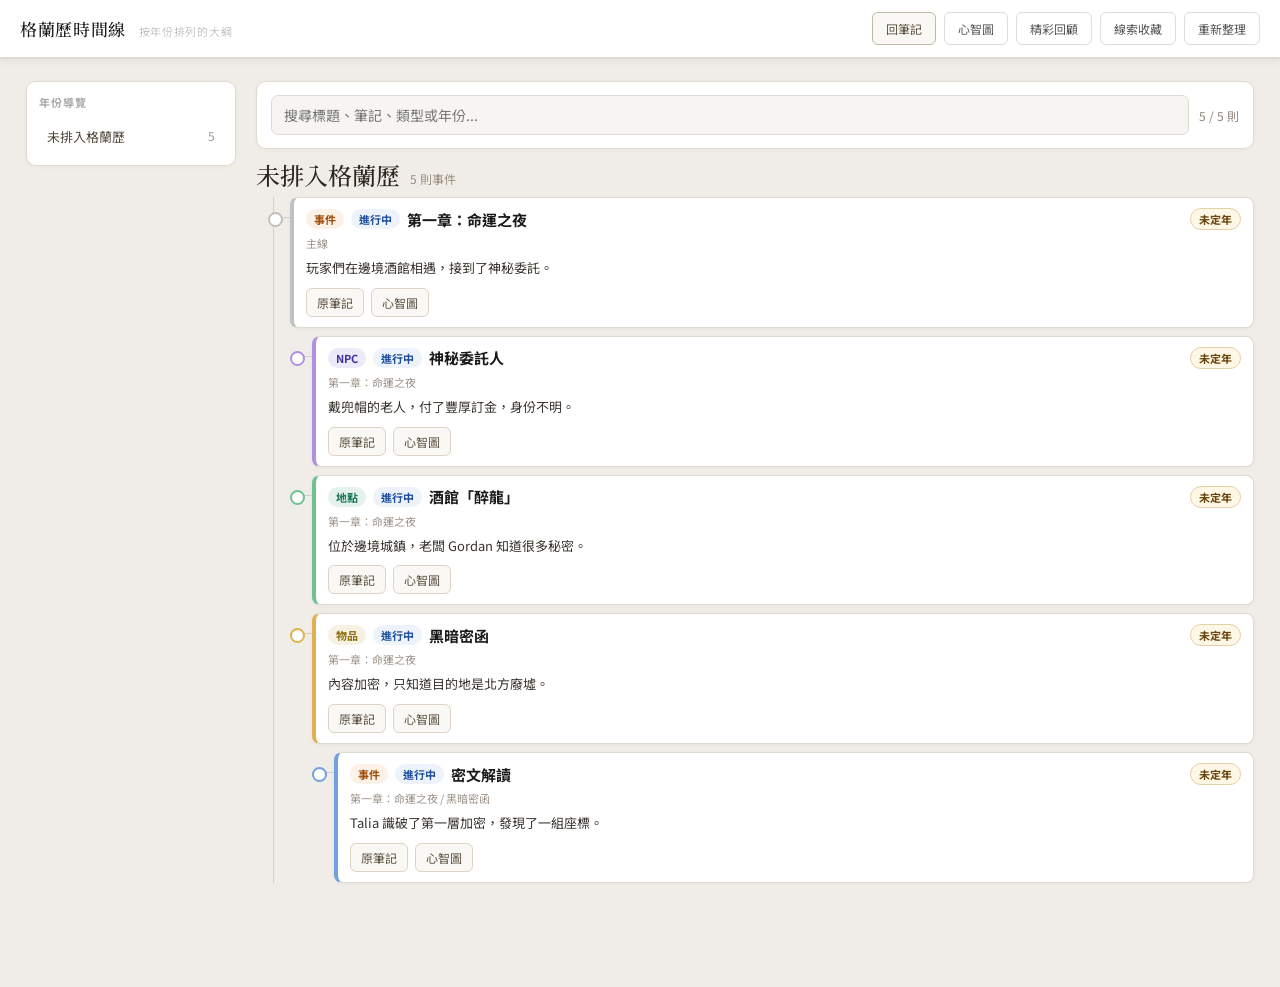
<file: timeline.html>
<!DOCTYPE html>
<html lang="zh-TW">
<head>
<meta charset="UTF-8">
<meta name="viewport" content="width=device-width, initial-scale=1.0">
<title>格蘭歷時間線大綱</title>
<link href="https://fonts.googleapis.com/css2?family=Noto+Serif+TC:wght@300;400;500;700&family=Noto+Sans+TC:wght@300;400;500;600;700&display=swap" rel="stylesheet">
<style>
*{box-sizing:border-box;margin:0;padding:0}
body{font-family:'Noto Sans TC',sans-serif;background:#f0ede8;color:#1a1a1a;min-height:100vh}
header{background:#fff;border-bottom:2px solid #e0dbd2;padding:12px 20px;display:flex;align-items:center;gap:8px;position:sticky;top:0;z-index:20;box-shadow:0 2px 8px rgba(0,0,0,.06)}
.logo{font-family:'Noto Serif TC',serif;font-size:17px;font-weight:500;color:#1a1a1a;flex:1;letter-spacing:.04em}
.logo em{font-style:normal;color:#aaa;font-family:'Noto Sans TC',sans-serif;font-size:11px;font-weight:300;margin-left:8px}
.hbtn{padding:7px 13px;font-size:12px;border:1px solid #ddd;border-radius:6px;background:#fff;color:#555;cursor:pointer;transition:all .15s;font-family:'Noto Sans TC',sans-serif;white-space:nowrap;text-decoration:none}
.hbtn:hover{border-color:#bbb;color:#222;background:#fafafa}
.hbtn.accent{border-color:#c0b8a8;color:#5a5040;background:#faf8f4}
.page{width:100%;max-width:1440px;margin:0 auto;padding:22px clamp(12px,2vw,28px) 80px;display:grid;grid-template-columns:210px minmax(0,1fr);gap:20px}
.year-nav{position:sticky;top:76px;align-self:start;background:#fff;border:1px solid #e0dbd2;border-radius:10px;padding:12px;box-shadow:0 1px 4px rgba(0,0,0,.04)}
.nav-title{font-size:11px;font-weight:700;color:#aaa;letter-spacing:.1em;margin-bottom:10px}
.year-link{display:flex;justify-content:space-between;gap:8px;width:100%;border:0;background:transparent;border-radius:7px;color:#554b3d;font:inherit;font-size:13px;text-align:left;text-decoration:none;padding:7px 8px;cursor:pointer}
.year-link:hover{background:#faf6ee}
.year-link span:last-child{color:#a79b8a;font-size:12px}
.toolbar{background:#fff;border:1px solid #e0dbd2;border-radius:10px;padding:13px 14px;margin-bottom:14px;box-shadow:0 1px 4px rgba(0,0,0,.04);display:flex;gap:10px;align-items:center;flex-wrap:wrap}
.search{flex:1;min-width:180px;background:#f7f5f2;border:1px solid #e0dbd4;border-radius:7px;color:#1a1a1a;font-family:'Noto Sans TC',sans-serif;font-size:14px;padding:9px 12px;outline:none}
.search:focus{border-color:#a09070;background:#fff}
.count{font-size:12px;color:#8c8276}
.year-section{position:relative;margin-bottom:24px}
.year-head{display:flex;align-items:flex-end;gap:10px;margin:0 0 10px}
.year-head h2{font-family:'Noto Serif TC',serif;font-size:24px;font-weight:500;line-height:1;color:#2a251d}
.year-head span{font-size:12px;color:#998e80}
.timeline-tree{position:relative;display:flex;flex-direction:column;gap:8px}
.timeline-tree::before{content:'';position:absolute;left:17px;top:0;bottom:0;width:1px;background:#d8d0c5}
.timeline-item{position:relative;margin-left:var(--indent,0px);padding-left:34px}
.timeline-item::before{content:'';position:absolute;left:17px;top:20px;width:17px;height:1px;background:#d8d0c5}
.timeline-item::after{content:'';position:absolute;left:12px;top:15px;width:11px;height:11px;border-radius:50%;background:#fff;border:2px solid var(--accent,#9a8c74)}
.event-card{background:#fff;border:1px solid #e0dbd2;border-left:4px solid var(--accent,#9a8c74);border-radius:8px;padding:10px 12px;box-shadow:0 1px 4px rgba(0,0,0,.04)}
.event-card:hover{border-color:#c8c0b0;box-shadow:0 3px 10px rgba(0,0,0,.07)}
.event-top{display:flex;align-items:center;gap:7px;margin-bottom:5px;min-width:0}
.tag,.status{font-size:11px;font-weight:700;padding:2px 8px;border-radius:999px;white-space:nowrap}
.status{background:#eef3fb;color:#2050a0}
.title{font-size:15px;font-weight:700;line-height:1.4;word-break:break-word;min-width:0;flex:1}
.year-pill{font-size:11px;font-weight:700;color:#68460e;background:#fff7e6;border:1px solid #e4d1a8;border-radius:999px;padding:2px 8px;white-space:nowrap}
.path{font-size:11px;color:#9c9288;line-height:1.55;margin-bottom:5px;word-break:break-word}
.note{font-size:13px;color:#3a352f;line-height:1.75;white-space:pre-wrap;word-break:break-word;display:-webkit-box;-webkit-line-clamp:4;-webkit-box-orient:vertical;overflow:hidden}
.note strong{font-weight:700}
.actions{display:flex;gap:7px;align-items:center;margin-top:8px;flex-wrap:wrap}
.link{font-size:12px;color:#5a5040;text-decoration:none;border:1px solid #ddd3c6;background:#faf8f4;border-radius:6px;padding:5px 10px}
.link:hover{background:#f3eee5;border-color:#c4b8a8}
.empty{background:#fff;border:1px dashed #d8d0c5;border-radius:12px;padding:44px 20px;text-align:center;color:#aaa}
.empty strong{display:block;font-family:'Noto Serif TC',serif;font-size:18px;font-weight:400;color:#999;margin-bottom:8px}
.hidden{display:none}
@media(max-width:900px){
  header{flex-wrap:wrap;padding:10px 12px}
  .logo{width:100%;flex:auto}
  .page{display:block;padding:16px 12px 70px}
  .year-nav{position:static;margin-bottom:12px}
  .year-list{display:flex;gap:6px;overflow:auto;padding-bottom:2px}
  .year-link{flex:0 0 auto;width:auto;background:#faf8f4;border:1px solid #eee6dc}
  .timeline-tree::before{left:12px}
  .timeline-item{margin-left:0!important;padding-left:28px}
  .timeline-item::before{left:12px;width:16px}
  .timeline-item::after{left:7px}
  .event-top{align-items:flex-start;flex-wrap:wrap}
  .title{width:100%;flex:auto}
  .page{padding:14px 10px 60px}
  .note{font-size:15px;line-height:1.8}
}
</style>
</head>
<body>
<header>
  <div class="logo">格蘭歷時間線 <em>按年份排列的大綱</em></div>
  <a class="hbtn accent" href="./index.html">回筆記</a>
  <a class="hbtn" href="./mindmap.html">心智圖</a>
  <a class="hbtn" href="./slides.html">精彩回顧</a>
  <a class="hbtn" href="./clues.html?v=20260907-3">線索收藏</a>
  <button class="hbtn" onclick="reloadData()">重新整理</button>
</header>

<div class="page">
  <aside class="year-nav">
    <div class="nav-title">年份導覽</div>
    <div class="year-list" id="year-list"></div>
  </aside>
  <main>
    <div class="toolbar">
      <input class="search" id="search" placeholder="搜尋標題、筆記、類型或年份..." oninput="renderTimeline()">
      <span class="count" id="count"></span>
    </div>
    <div id="timeline"></div>
  </main>
</div>

<script>
const APP_KEY='adventure-notes-v1';
const LEGACY_APP_KEY='dnd-v3';
const PALETTE=[
  {accent:'#c0c0c0'},
  {accent:'#e08080'},
  {accent:'#b090e0'},
  {accent:'#70c090'},
  {accent:'#70a0e0'},
  {accent:'#e0b050'},
  {accent:'#e090b0'},
  {accent:'#808070'}
];
const TAG_STYLE={
  '事件':{bg:'rgba(220,140,60,.12)',color:'#a05010'},
  'NPC':{bg:'rgba(100,80,200,.12)',color:'#4030a0'},
  '地點':{bg:'rgba(40,140,100,.12)',color:'#1a7858'},
  '物品':{bg:'rgba(180,140,30,.12)',color:'#907010'},
  '任務':{bg:'rgba(50,120,220,.12)',color:'#2050a0'},
  '組織':{bg:'rgba(120,70,35,.12)',color:'#704018'},
  '秘密':{bg:'rgba(150,60,150,.12)',color:'#7a2a7a'},
  '線索':{bg:'rgba(20,160,180,.12)',color:'#0a7a90'}
};
let nodes={},rootIds=[];

function esc(s){return(s||'').toString().replace(/&/g,'&amp;').replace(/</g,'&lt;').replace(/>/g,'&gt;').replace(/"/g,'&quot;');}
function renderNoteFormatting(text){
  return esc(String(text||''))
    .replace(/\[b\]([\s\S]*?)\[\/b\]/gi,'<strong>$1</strong>')
    .replace(/\[u\]([\s\S]*?)\[\/u\]/gi,'<u>$1</u>')
    .replace(/\[\/?(?:b|u)\]/gi,'');
}
function normalizeGranDate(value){
  const raw=(value||'').toString().trim();
  if(!raw)return '';
  const m=raw.match(/-?\d+/);
  return m?`${m[0]}年`:raw;
}
function granYear(value){
  const m=(value||'').toString().match(/-?\d+/);
  return m?Number(m[0]):null;
}
function notePreview(note){
  return (note||'').replace(/^格蘭[歷曆][：:][^\n]*(?:\n|$)/m,'').trim();
}
function loadData(){
  try{
    const raw=localStorage.getItem(APP_KEY)||localStorage.getItem(LEGACY_APP_KEY);
    const data=raw?JSON.parse(raw):{};
    nodes=data.nodes||{};
    rootIds=Array.isArray(data.rootIds)?data.rootIds:[];
    Object.values(nodes).forEach(n=>{
      if(!Array.isArray(n.children))n.children=[];
      n.granDate=normalizeGranDate(n.granDate||'');
      if(!n.tag)n.tag='事件';
      if(!n.status)n.status='進行中';
    });
    rootIds=rootIds.filter(id=>nodes[id]);
  }catch(e){
    nodes={};rootIds=[];
  }
}
function originalOrder(){
  const order=[];
  function walk(id,depth,path){
    const n=nodes[id];if(!n)return;
    order.push({id,depth,path:[...path,n.title||'未命名節點']});
    (n.children||[]).forEach(cid=>walk(cid,depth+1,[...path,n.title||'未命名節點']));
  }
  rootIds.forEach(id=>walk(id,0,[]));
  return order;
}
function timelineRows(){
  const order=originalOrder();
  return order.map((row,index)=>{
    const n=nodes[row.id];
    return {...row,index,node:n,year:granYear(n.granDate),granDate:normalizeGranDate(n.granDate)};
  });
}
function matches(row,query){
  if(!query)return true;
  const n=row.node;
  const hay=[n.title,n.note,n.tag,n.status,row.granDate,row.path.join(' / ')].join(' ').toLowerCase();
  return hay.includes(query);
}
function groupRows(rows){
  const dated=rows.filter(r=>r.year!==null).sort((a,b)=>a.year-b.year||a.index-b.index);
  const undated=rows.filter(r=>r.year===null).sort((a,b)=>a.index-b.index);
  const groups=[];
  dated.forEach(r=>{
    let g=groups[groups.length-1];
    if(!g||g.year!==r.year){
      g={year:r.year,label:`${r.year}年`,rows:[]};
      groups.push(g);
    }
    g.rows.push(r);
  });
  if(undated.length)groups.push({year:null,label:'未排入格蘭歷',rows:undated});
  return groups;
}
function renderYearNav(groups){
  const nav=document.getElementById('year-list');
  nav.innerHTML='';
  groups.forEach(g=>{
    const a=document.createElement('a');
    a.className='year-link';
    a.href='#year-'+(g.year===null?'none':g.year);
    a.innerHTML=`<span>${esc(g.label)}</span><span>${g.rows.length}</span>`;
    nav.appendChild(a);
  });
}
function renderTimeline(){
  const q=document.getElementById('search').value.trim().toLowerCase();
  const all=timelineRows();
  const filtered=all.filter(r=>matches(r,q));
  const groups=groupRows(filtered);
  renderYearNav(groups);
  document.getElementById('count').textContent=`${filtered.length} / ${all.length} 則`;
  const root=document.getElementById('timeline');
  root.innerHTML='';
  if(!all.length){
    root.innerHTML='<div class="empty"><strong>還沒有筆記</strong>回主頁新增事件後，這裡會自動產生格蘭歷大綱。</div>';
    return;
  }
  if(!filtered.length){
    root.innerHTML='<div class="empty"><strong>沒有符合的事件</strong>換個關鍵字試試。</div>';
    return;
  }
  groups.forEach(g=>{
    const sec=document.createElement('section');
    sec.className='year-section';
    sec.id='year-'+(g.year===null?'none':g.year);
    const head=document.createElement('div');
    head.className='year-head';
    head.innerHTML=`<h2>${esc(g.label)}</h2><span>${g.rows.length} 則事件</span>`;
    const tree=document.createElement('div');
    tree.className='timeline-tree';
    g.rows.forEach(row=>tree.appendChild(renderItem(row)));
    sec.appendChild(head);
    sec.appendChild(tree);
    root.appendChild(sec);
  });
}
function renderItem(row){
  const n=row.node;
  const pal=PALETTE[n.ci]||PALETTE[0];
  const ts=TAG_STYLE[n.tag]||{bg:'#f0f0f0',color:'#666'};
  const item=document.createElement('article');
  item.className='timeline-item';
  item.style.setProperty('--indent',`${Math.min(row.depth,8)*22}px`);
  item.style.setProperty('--accent',pal.accent);
  const note=notePreview(n.note);
  const path=row.path.slice(0,-1).join(' / ')||'主線';
  item.innerHTML=`
    <div class="event-card">
      <div class="event-top">
        <span class="tag" style="background:${ts.bg};color:${ts.color}">${esc(n.tag)}</span>
        <span class="status">${esc(n.status||'進行中')}</span>
        <strong class="title">${esc(n.title||'未命名節點')}</strong>
        <span class="year-pill">${esc(row.granDate||'未定年')}</span>
      </div>
      <div class="path">${esc(path)}</div>
      ${note?`<div class="note">${renderNoteFormatting(note)}</div>`:''}
      <div class="actions">
        <a class="link" href="./index.html#node-${encodeURIComponent(row.id)}">原筆記</a>
        <a class="link" href="./mindmap.html">心智圖</a>
      </div>
    </div>`;
  return item;
}
function reloadData(){
  loadData();
  renderTimeline();
}
loadData();
renderTimeline();
</script>
</body>
</html>
</file>
<file: chapter-nav.css>
:root{--chapter-header:64px}
.chapter-toggle{border:1px solid #d8d0c4;border-radius:7px;padding:7px 11px;background:white;color:#51483d;cursor:pointer;font:inherit;font-size:13px;white-space:nowrap}
.chapter-nav{position:fixed;top:var(--chapter-header);bottom:0;left:0;width:252px;padding:20px 12px;background:#faf8f4;border-right:1px solid #ded7cc;overflow:auto;z-index:90;font-family:'Noto Sans TC',sans-serif}
.chapter-head{display:flex;align-items:center;justify-content:space-between;padding:0 7px 12px;font-weight:700;color:#51483d}
.chapter-close{background:none;border:0;font-size:22px;cursor:pointer;color:#756855}
.chapter-search{width:100%;padding:9px;border:1px solid #ddd4c7;border-radius:7px;margin-bottom:12px;font:inherit;font-size:13px}
.chapter-row{display:flex;align-items:flex-start;gap:3px;margin:3px 0}
.chapter-arrow{border:0;background:transparent;width:25px;min-width:25px;padding:9px 0;cursor:pointer;color:#847660}
.chapter-link{display:block;flex:1;min-width:0;text-decoration:none;padding:9px 8px;border-radius:7px;color:#625849;font-size:13px;line-height:1.55;overflow-wrap:anywhere}
.chapter-link:hover{background:#eee8de}.chapter-link[aria-current=true]{background:#e8dece;color:#3f3528;font-weight:700}
.chapter-children{margin-left:14px;border-left:1px solid #e2dacd;padding-left:4px}
.chapter-empty{font-size:13px;color:#8a8073;padding:12px 8px}
.chapter-shade{display:none}
body.has-chapter-nav main{margin-left:252px;width:calc(100% - 252px);max-width:none}
body.has-chapter-nav .tree{width:100%;min-width:0}
body.has-chapter-nav .node-main{width:auto;min-width:0;max-width:1050px}
body.has-chapter-nav>header{flex-wrap:wrap}
body.has-chapter-nav #map-wrap{margin-left:252px;height:calc(100dvh - var(--chapter-header))}
body.chapter-collapsed .chapter-nav{display:none}
body.chapter-collapsed main{margin-left:auto;width:100%;max-width:1440px}
body.chapter-collapsed #map-wrap{margin-left:0}
.node.chapter-focus{outline:4px solid #bf9148;outline-offset:5px}
.chapter-notice{position:fixed;bottom:24px;left:50%;transform:translateX(-50%);padding:11px 17px;border-radius:8px;background:#534735;color:white;font-size:13px;z-index:180;max-width:90vw;text-align:center}
@media(max-width:900px){
 body.chapter-open{overflow:hidden}
 body.has-chapter-nav #map-wrap{height:calc(100dvh - var(--chapter-header))}
 body.has-chapter-nav>header .logo{width:auto;flex:1;min-width:120px}
 body.has-chapter-nav>header .logo em{display:none}
 .chapter-nav{display:none;width:min(310px,85vw);z-index:200;top:0;box-shadow:8px 0 32px #0002}
 body.has-chapter-nav main{margin-left:auto;width:100%}
 body.has-chapter-nav #map-wrap{margin-left:0}
 body.chapter-open .chapter-nav{display:block}
 body.chapter-open .chapter-shade{display:block;position:fixed;inset:0;background:#0005;border:0;z-index:190}
}
</file>
<file: clues.css>
*{box-sizing:border-box} [hidden]{display:none!important}
.page-count{position:absolute;right:12px;bottom:12px;padding:5px 9px;background:#fffcf8eb;color:#635543;border-radius:6px;font-size:12px}
.image-pages{display:flex;flex-direction:column;gap:8px;max-height:340px;overflow:auto}
.image-page-row{display:flex;align-items:center;gap:10px;padding:8px;border:1px solid #e2d9cb;border-radius:8px;background:#f6f0e6}
.image-page-row>img{width:44px;height:56px;object-fit:contain}.page-label{flex:1;font-size:13px;min-width:0}.page-actions{display:flex;gap:4px}.page-error{font-size:11px;color:#a44336;max-width:50px}
.page-controls{display:flex;align-items:center;justify-content:space-between;gap:8px;margin:14px 0;font-size:13px;color:#75644d}
.page-thumbs{display:flex;gap:8px;overflow:auto;max-width:100%;padding:4px 2px 10px;position:relative}
.page-thumb{flex:0 0 58px;background:#fffcf8;border:2px solid transparent;border-radius:6px;padding:4px;color:#75644d;font-size:12px}.page-thumb img{width:44px;height:52px;object-fit:contain;display:block;margin:auto}.page-thumb[aria-current=true]{border-color:#967246;background:#f6ecd9}
.viewer-layout>*{min-width:0}
:root{font-family:system-ui,-apple-system,'Noto Sans TC',sans-serif;color:#302c26;background:#f2eee7;font-synthesis:none}
body{margin:0}button,input,select,textarea{font:inherit}button,a,input,select,textarea{-webkit-tap-highlight-color:transparent}button,a{touch-action:manipulation}button{cursor:pointer}a{color:inherit}button:focus-visible,a:focus-visible{outline:3px solid #aa7d38;outline-offset:3px}
header{display:flex;align-items:center;gap:10px;padding:14px 24px;background:#fffcf8;border-bottom:1px solid #ded6c8;flex-wrap:wrap}
.brand{text-decoration:none;font-family:Georgia,'Noto Serif TC',serif;font-weight:700;font-size:20px;margin-right:auto}.brand span{font:12px system-ui;color:#867b6d;margin-left:10px}header nav{display:flex;gap:6px}
.btn{display:inline-flex;align-items:center;justify-content:center;gap:5px;padding:9px 13px;min-height:40px;border:1px solid #d9cebd;border-radius:8px;background:#fffcf8;color:#635543;text-decoration:none;font-size:13px}.btn:hover{background:#f0e7d9}.btn:disabled{opacity:.45;cursor:default}.btn.primary{background:#64543c;color:white;border-color:#64543c}.btn.danger{color:#a44336}
main{max-width:1280px;padding:40px 28px 80px;margin:auto}.intro{display:flex;justify-content:space-between;align-items:center;gap:15px}.eyebrow{font-size:12px;letter-spacing:.22em;color:#93816a;margin:0 0 10px}h1{font-family:Georgia,'Noto Serif TC',serif;font-size:38px;font-weight:600;margin:0 0 10px}.subtitle{color:#817363;line-height:1.8;margin:0}.status-row{display:flex;gap:12px;align-items:center;flex-wrap:wrap;margin:22px 0;color:#766d60;font-size:12px}.status-row .error{color:#a33f31}.mode-note{margin-left:auto;color:#958777}.text-button{border:0;background:none;color:#776145;text-decoration:underline;text-underline-offset:3px;padding:6px;font-size:12px}
.filters{display:grid;grid-template-columns:minmax(180px,1fr) 130px 190px 140px;gap:10px;background:#fffcf8;border:1px solid #e2d9cb;padding:14px;border-radius:12px}input,select,textarea{width:100%;min-width:0;background:#fffdf9;border:1px solid #dbd1c2;border-radius:7px;padding:11px;color:#443b30;font-size:14px}textarea{resize:vertical;line-height:1.8}input:focus,select:focus,textarea:focus{outline:2px solid #b79b6b;outline-offset:1px}.collection-meta{display:flex;align-items:center;justify-content:space-between;color:#8b7d6b;font-size:12px;margin:18px 2px}
.gallery{display:grid;grid-template-columns:repeat(3,minmax(0,1fr));gap:22px}.clue-card{overflow:hidden;background:#fffcf8;border:1px solid #ded5c6;border-radius:12px;box-shadow:0 4px 12px #5c422309}.card-cover{position:relative;display:flex;align-items:center;justify-content:center;width:100%;height:250px;background:#e9e1d3;border:0;padding:16px;cursor:zoom-in}.card-cover img{max-width:100%;max-height:100%;object-fit:contain;filter:drop-shadow(0 3px 5px #32200e15)}.cover-placeholder{text-align:center;line-height:1.8;color:#998974;font-size:13px;white-space:pre-line}.card-body{padding:19px}.badge{font-size:11px;letter-spacing:.07em;color:#80633b;background:#f0e7d7;border:1px solid #e4d5bb;border-radius:5px;padding:4px 8px;display:inline-block}.card-title{display:block;text-align:left;border:0;background:none;padding:0;margin:12px 0 8px;font-size:18px;font-weight:650;color:#3f3427;line-height:1.55;overflow-wrap:anywhere}.card-meta{font-size:12px;color:#91816c;line-height:1.8;margin:0 0 8px;overflow-wrap:anywhere}.card-note{font-size:13px;line-height:1.85;color:#796c5c;white-space:pre-wrap;display:-webkit-box;-webkit-line-clamp:3;-webkit-box-orient:vertical;overflow:hidden;overflow-wrap:anywhere;margin:0}.card-actions{display:flex;gap:8px;border-top:1px solid #ece4d8;margin-top:15px;padding-top:12px}.empty{text-align:center;padding:70px 20px;border:1px dashed #cfc2ae;border-radius:12px;color:#8c7e6c;line-height:2;white-space:pre-line}
dialog{border:1px solid #dbd1c2;border-radius:15px;width:min(620px,calc(100% - 24px));max-height:calc(100dvh - 28px);overflow:auto;padding:25px;background:#fffcf8;color:#40372b;box-shadow:0 20px 90px #0003}dialog::backdrop{background:#272016aa}.dialog-head{display:flex;align-items:center;justify-content:space-between;gap:16px}.dialog-head h2{font-size:22px;margin:0}.close{border:0;background:transparent;font-size:26px;color:#887761;width:40px;height:40px;flex-shrink:0}.form-hint{font-size:12px;line-height:1.8;color:#92816a}label{display:block;font-size:13px;line-height:1.6;margin:16px 0}label input,label select,label textarea{display:block;margin-top:6px}.form-grid{display:grid;grid-template-columns:1fr 1fr;gap:12px}.form-error{font-size:13px;color:#ac3b2d;line-height:1.7}.dialog-actions{display:flex;justify-content:flex-end;gap:9px;margin-top:20px}.preview{background:#eee7dc;border-radius:8px;padding:12px;text-align:center}.preview img{max-height:180px;max-width:100%;object-fit:contain}.preview p{font-size:12px;line-height:1.8;color:#967047}
.viewer{width:min(1100px,calc(100% - 24px))}.viewer-layout{display:grid;grid-template-columns:1.25fr 1fr;gap:28px;margin-top:18px}.viewer-layout:has(.viewer-media[hidden]){grid-template-columns:1fr}.viewer-media{background:#eee7dc;border-radius:9px;padding:16px;text-align:center}.image-open{padding:0;border:0;background:none;display:block;width:100%;cursor:zoom-in}.image-open img{width:100%;max-height:65vh;object-fit:contain}.viewer-media>.btn{margin-top:14px}.viewer-media p{font-size:13px;line-height:1.8}.viewer-text h2{font-size:25px;line-height:1.5;overflow-wrap:anywhere;margin:4px 0 14px}.view-meta,.chapter-reference{font-size:13px;color:#8d7758;line-height:1.8}.chapter-reference{display:inline-block;text-underline-offset:4px}#view-note{white-space:pre-wrap;overflow-wrap:anywhere;font-size:16px;line-height:1.95}.viewer-footer{display:flex;justify-content:space-between;align-items:center;border-top:1px solid #e3d9c9;margin-top:24px;padding-top:16px;font-size:12px;color:#90816c}.lightbox{width:calc(100% - 20px);max-width:1500px;padding:15px;background:#eee7dc}.lightbox .close{position:sticky;top:0;float:right;border-radius:50%;background:white}.lightbox p{font-size:12px;color:#71614a}.lightbox img{display:block;width:100%;height:auto}.toast{position:fixed;bottom:25px;left:50%;transform:translateX(-50%);background:#4f4434;color:#fff;padding:12px 22px;border-radius:9px;font-size:13px;z-index:20;max-width:90vw;text-align:center}
@media(max-width:1000px){.gallery{grid-template-columns:repeat(2,minmax(0,1fr))}.filters{grid-template-columns:1fr 1fr}.filters input{grid-column:1/-1}}
@media(max-width:640px){header{padding:12px;gap:7px}.brand{width:100%;font-size:19px}header nav{margin-right:auto}.btn{padding:8px 10px;font-size:12px}main{padding:26px 14px 65px}h1{font-size:30px}.subtitle{font-size:14px}.intro{align-items:flex-start}.intro>.btn{white-space:nowrap}.mode-note{width:100%;margin-left:0}.filters{padding:10px;gap:8px}.filters select:last-child{grid-column:1/-1}.gallery{grid-template-columns:1fr;gap:18px}.card-cover{height:280px}.card-title{font-size:19px}.card-note{font-size:14px}.viewer-layout{grid-template-columns:1fr;gap:20px}.viewer-text h2{font-size:23px}dialog{padding:18px}.form-grid{gap:8px}.viewer-media{padding:12px}.image-open img{max-height:55vh}}
</file>
